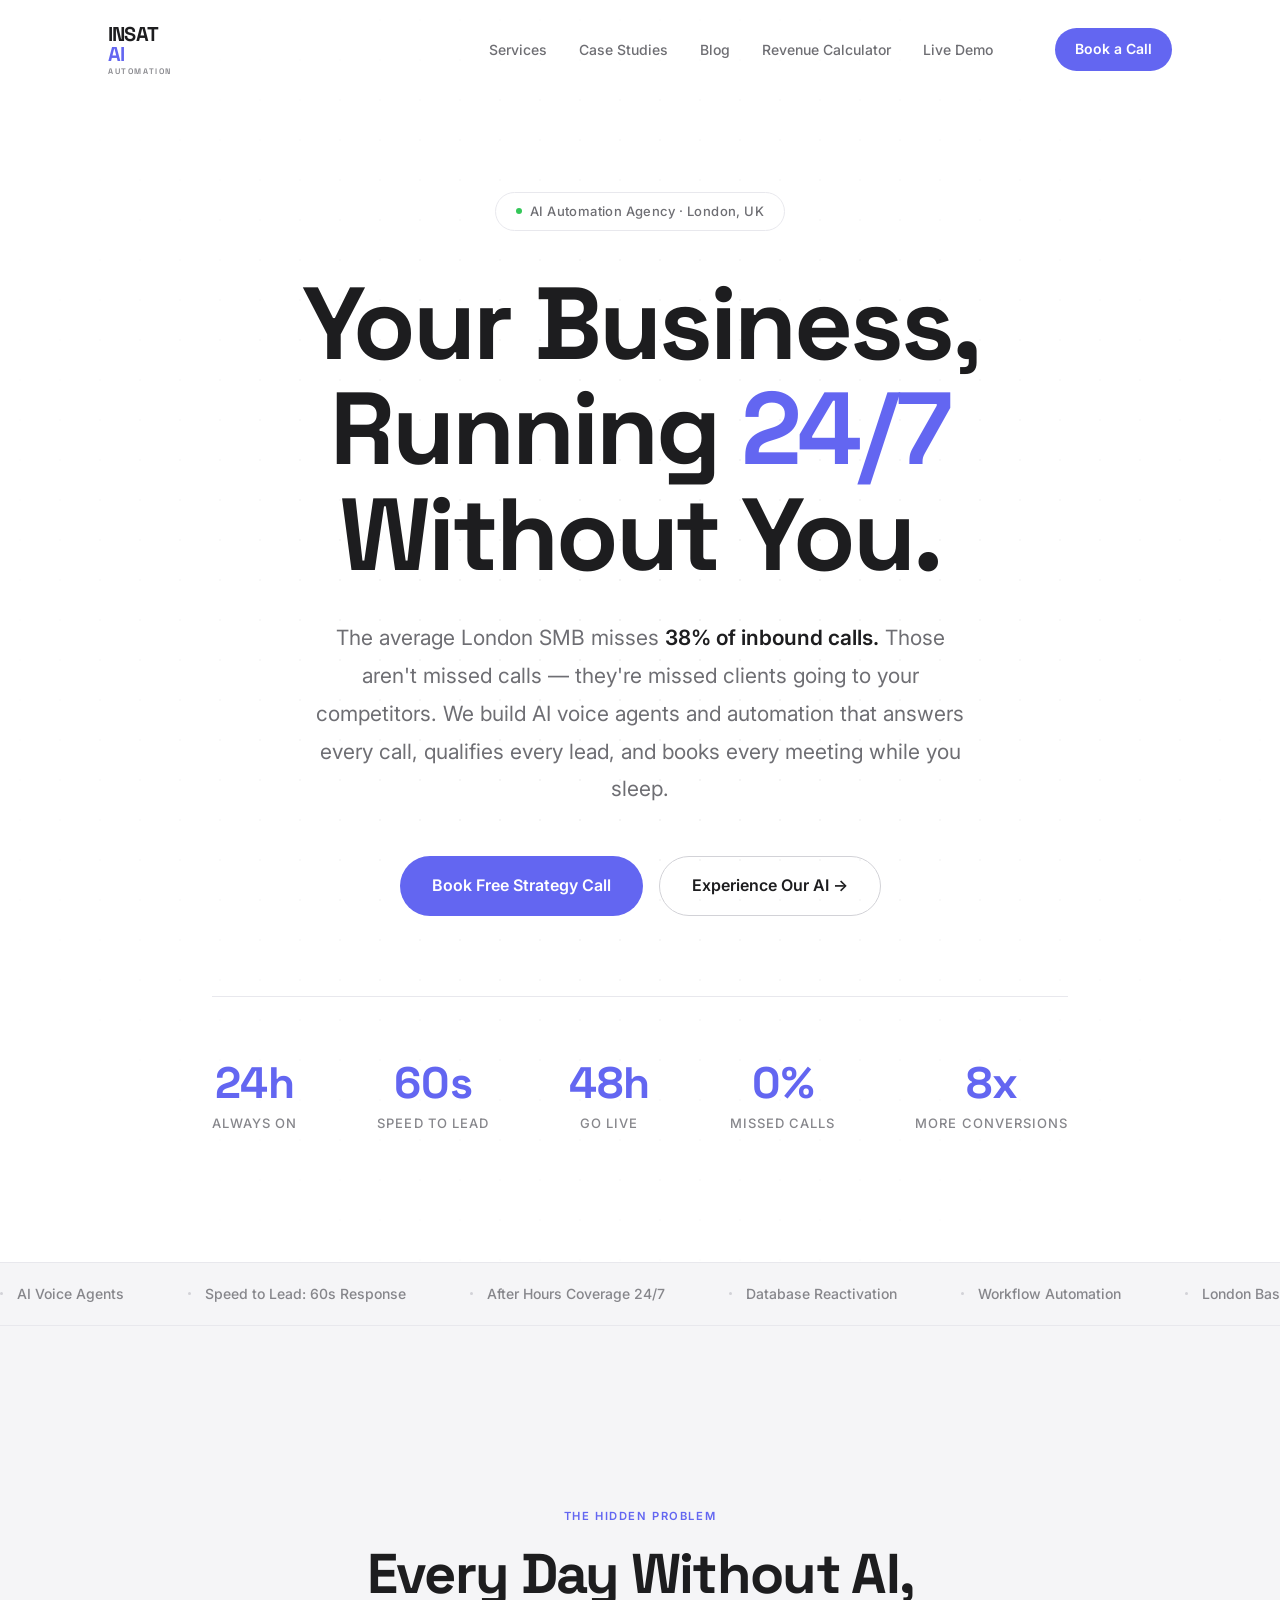
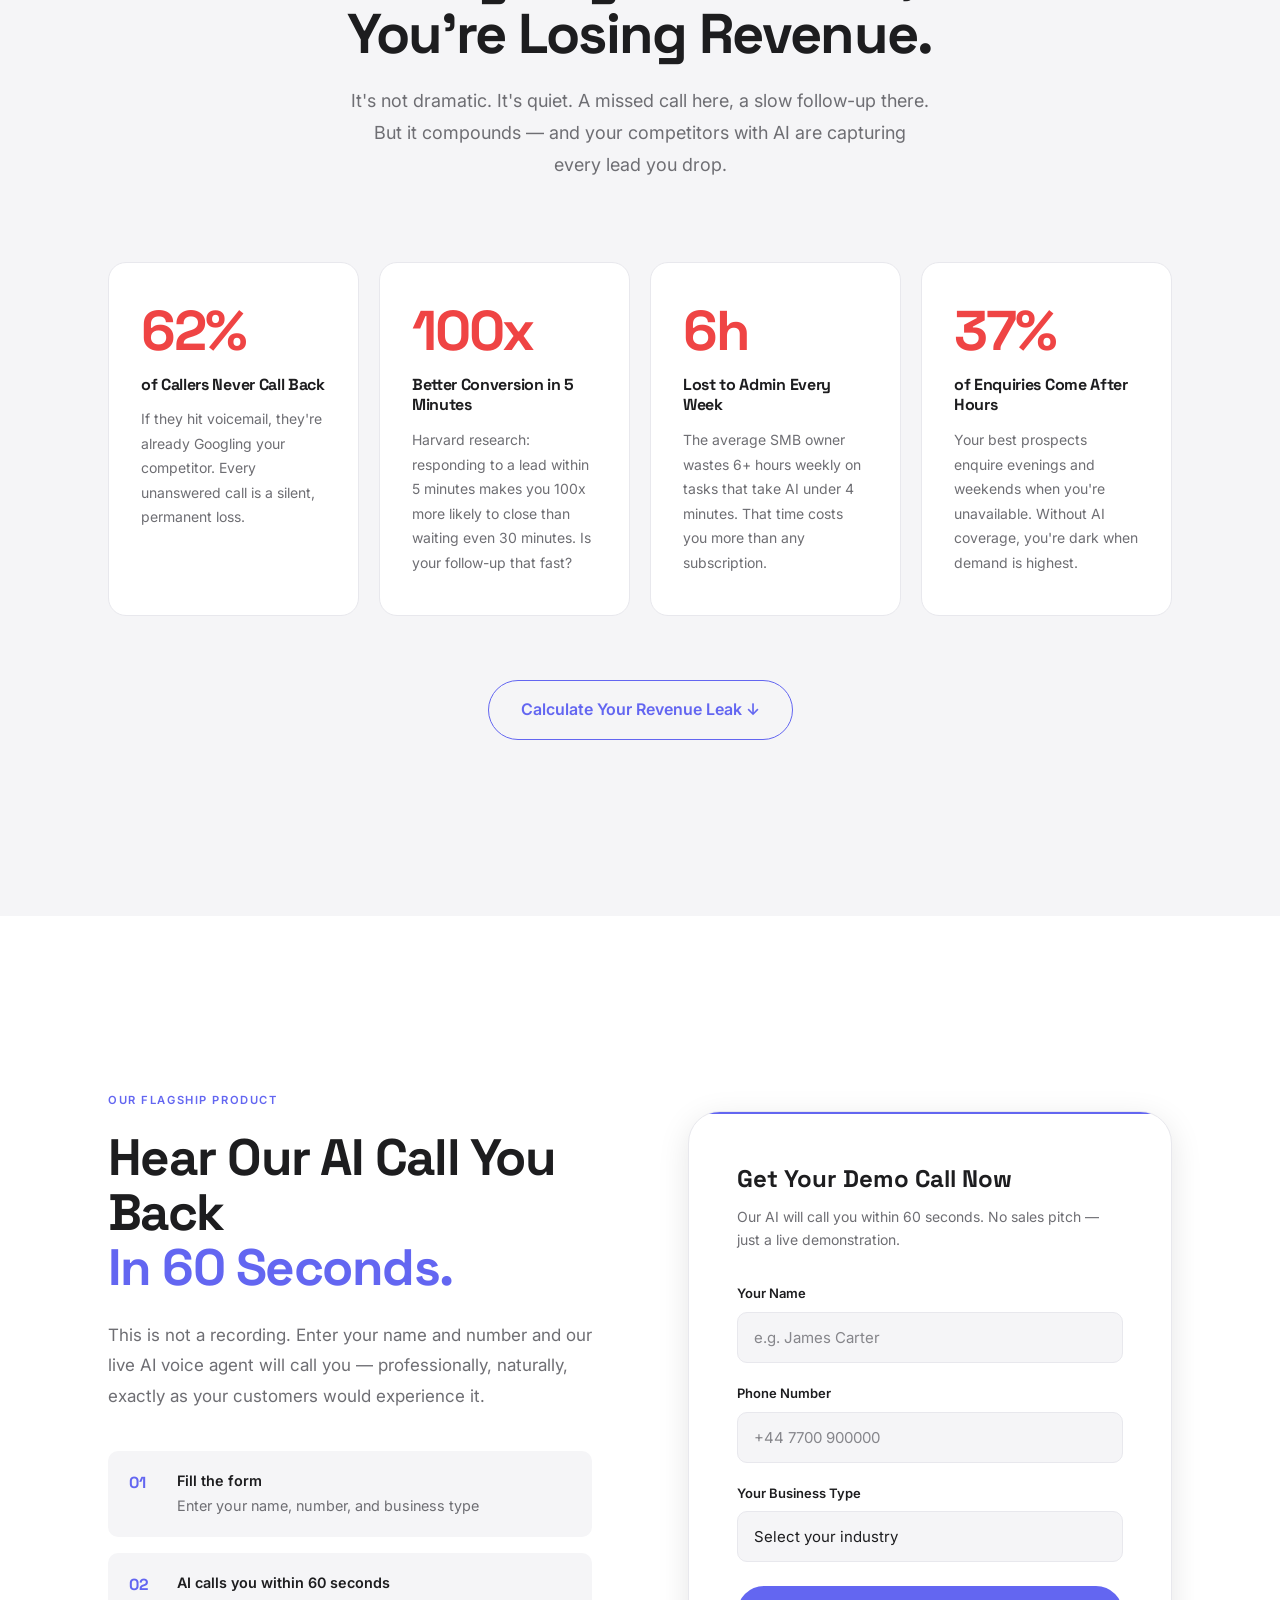
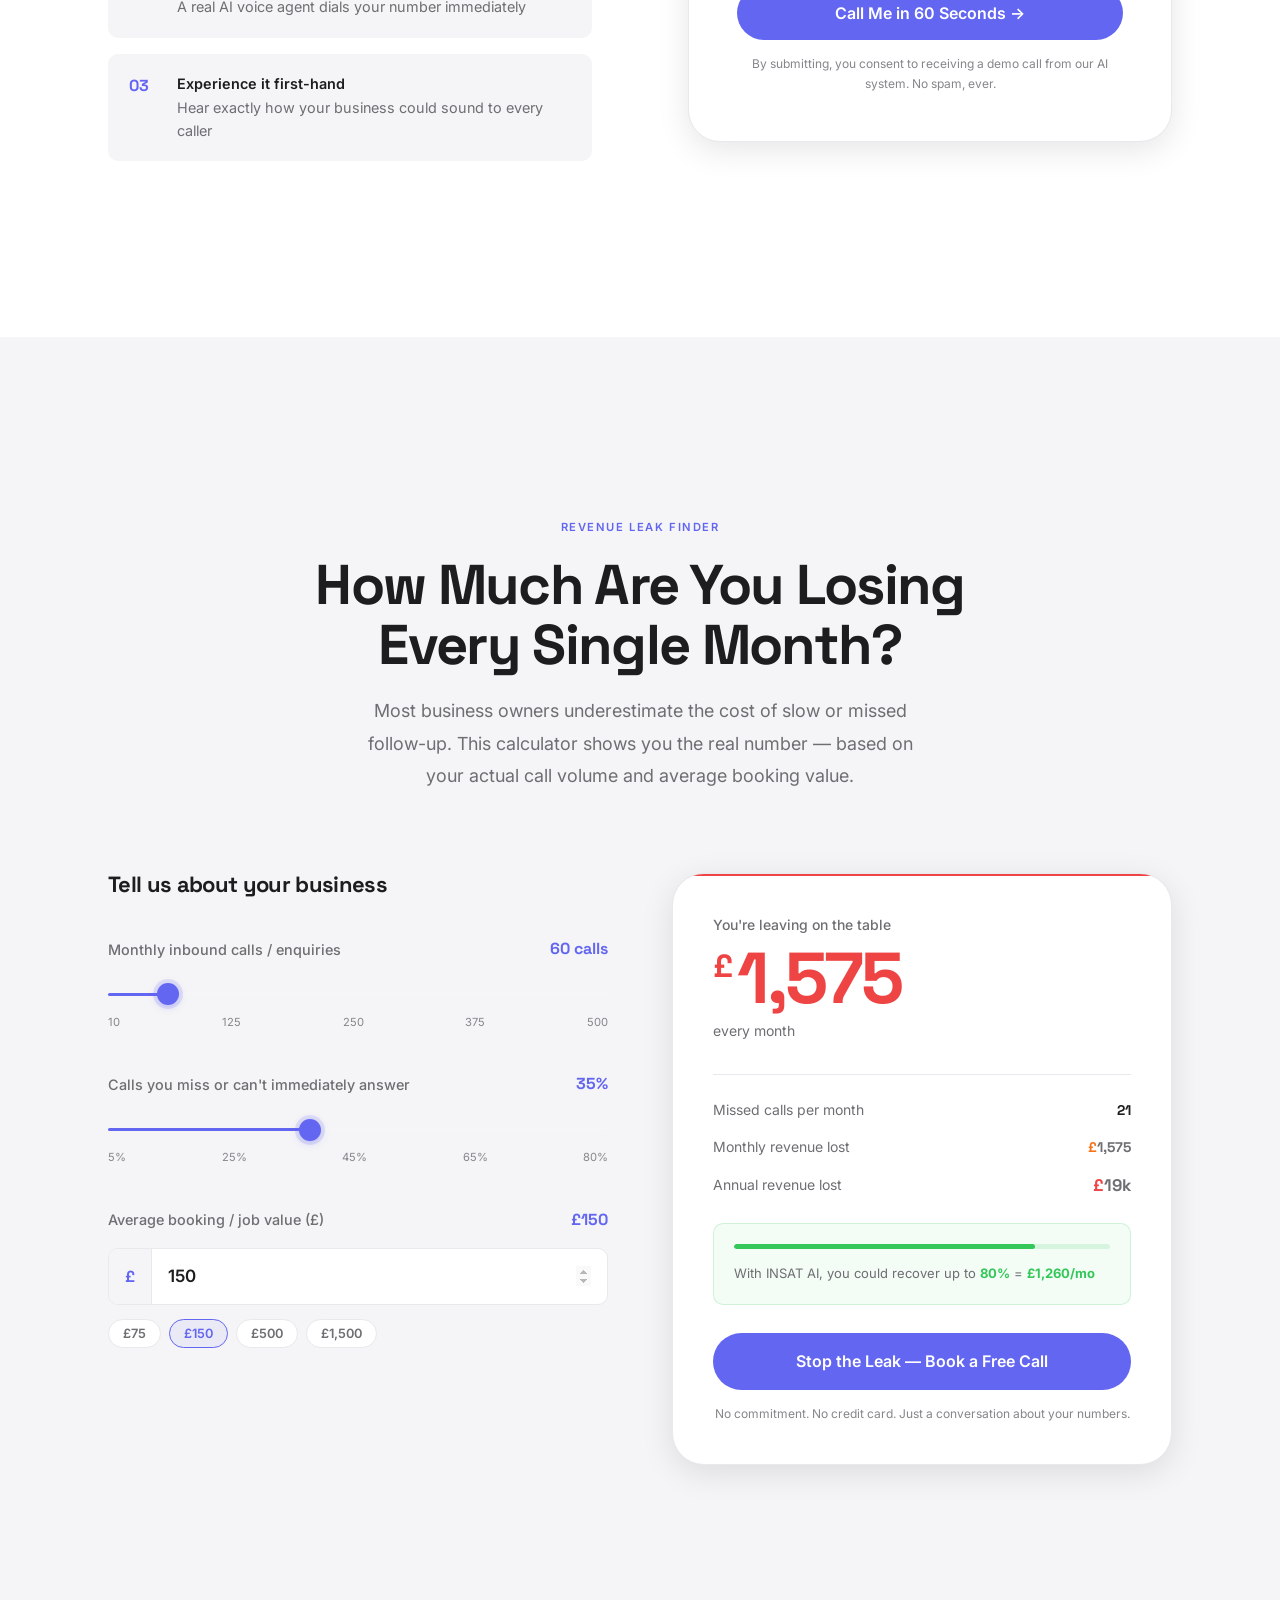
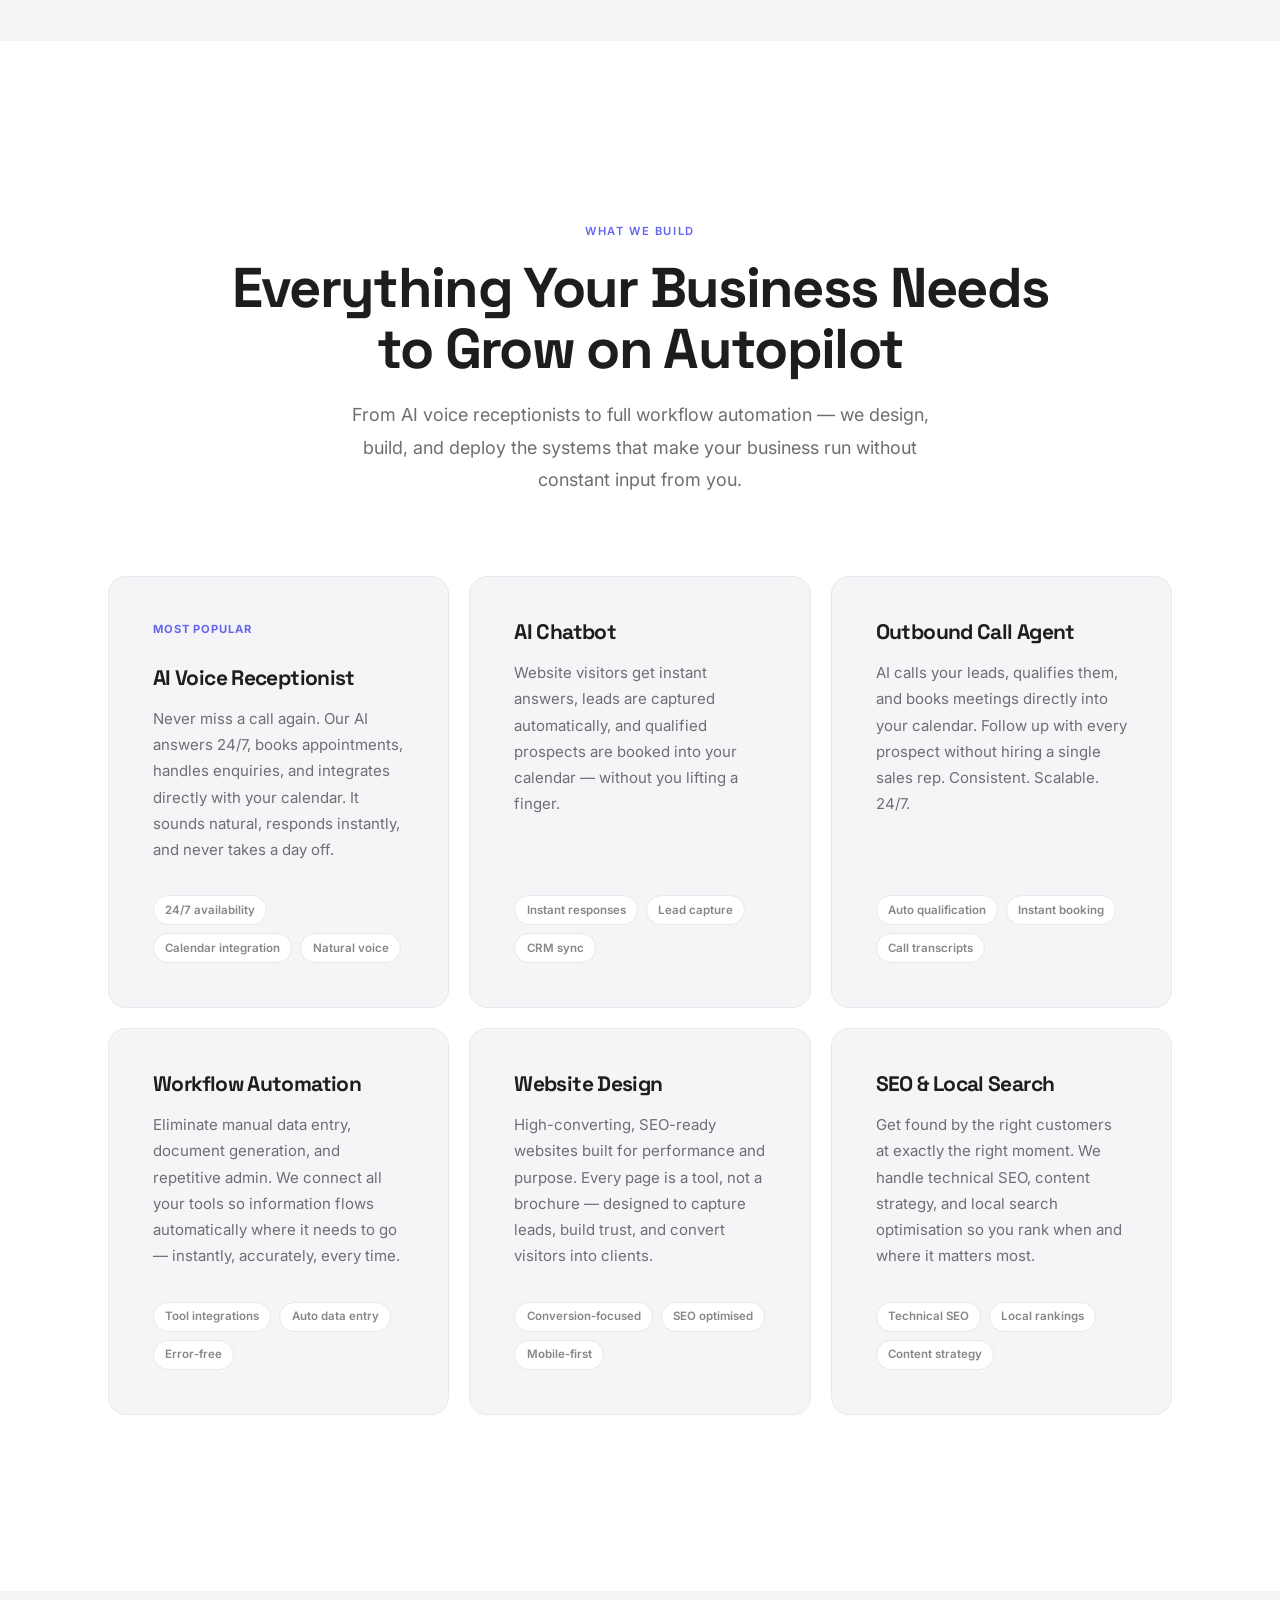
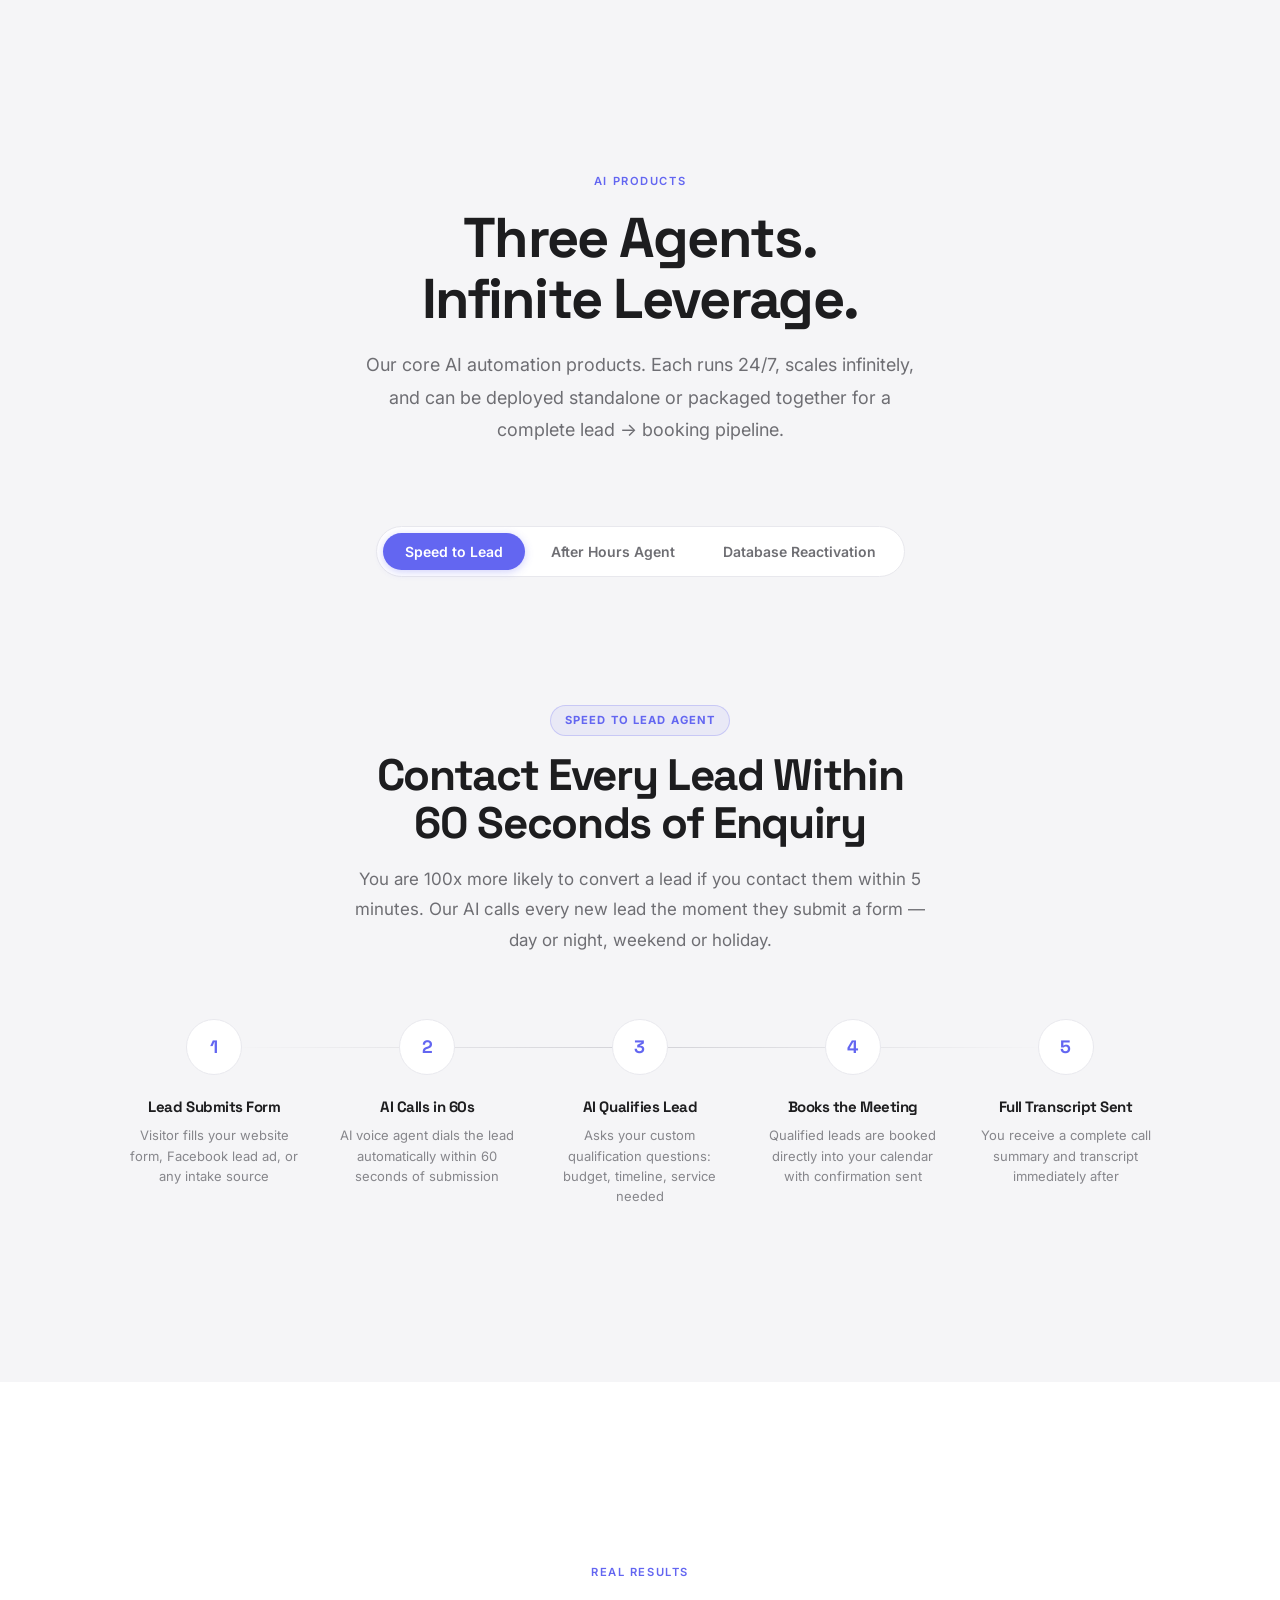
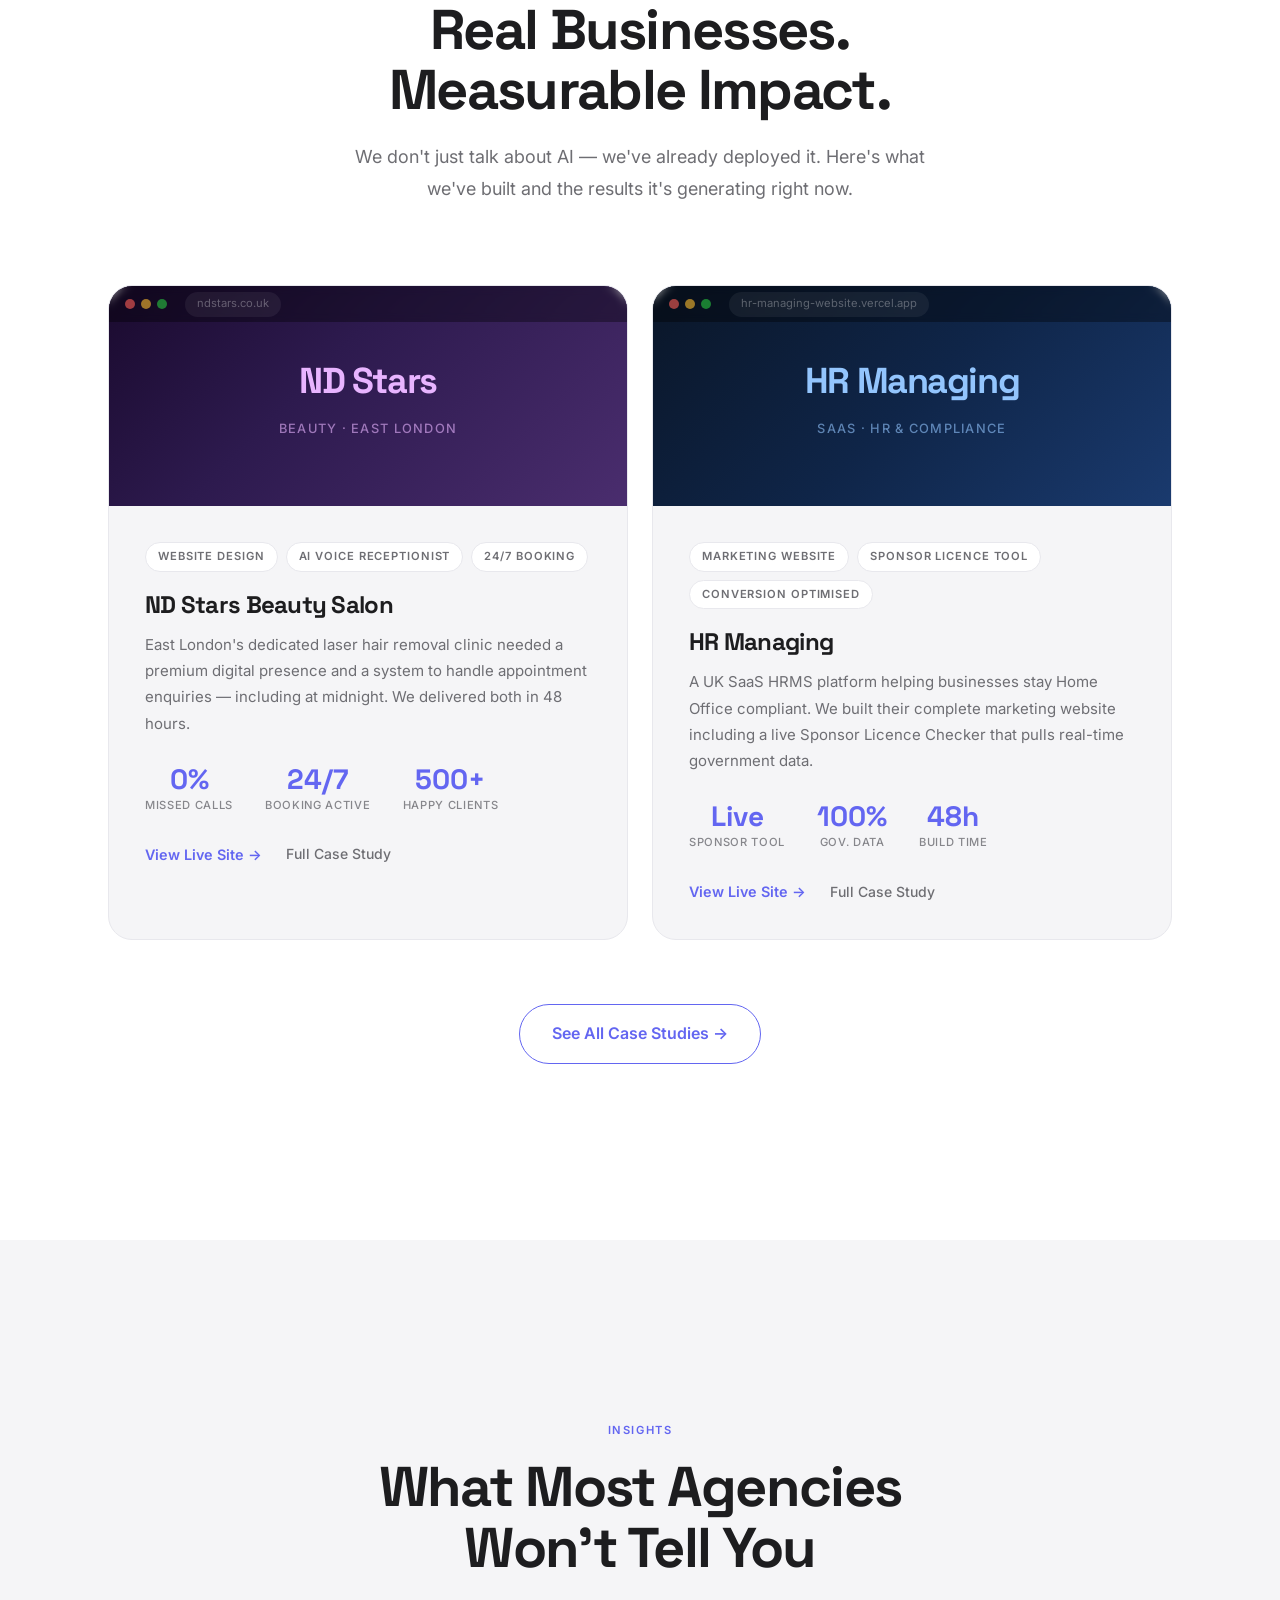
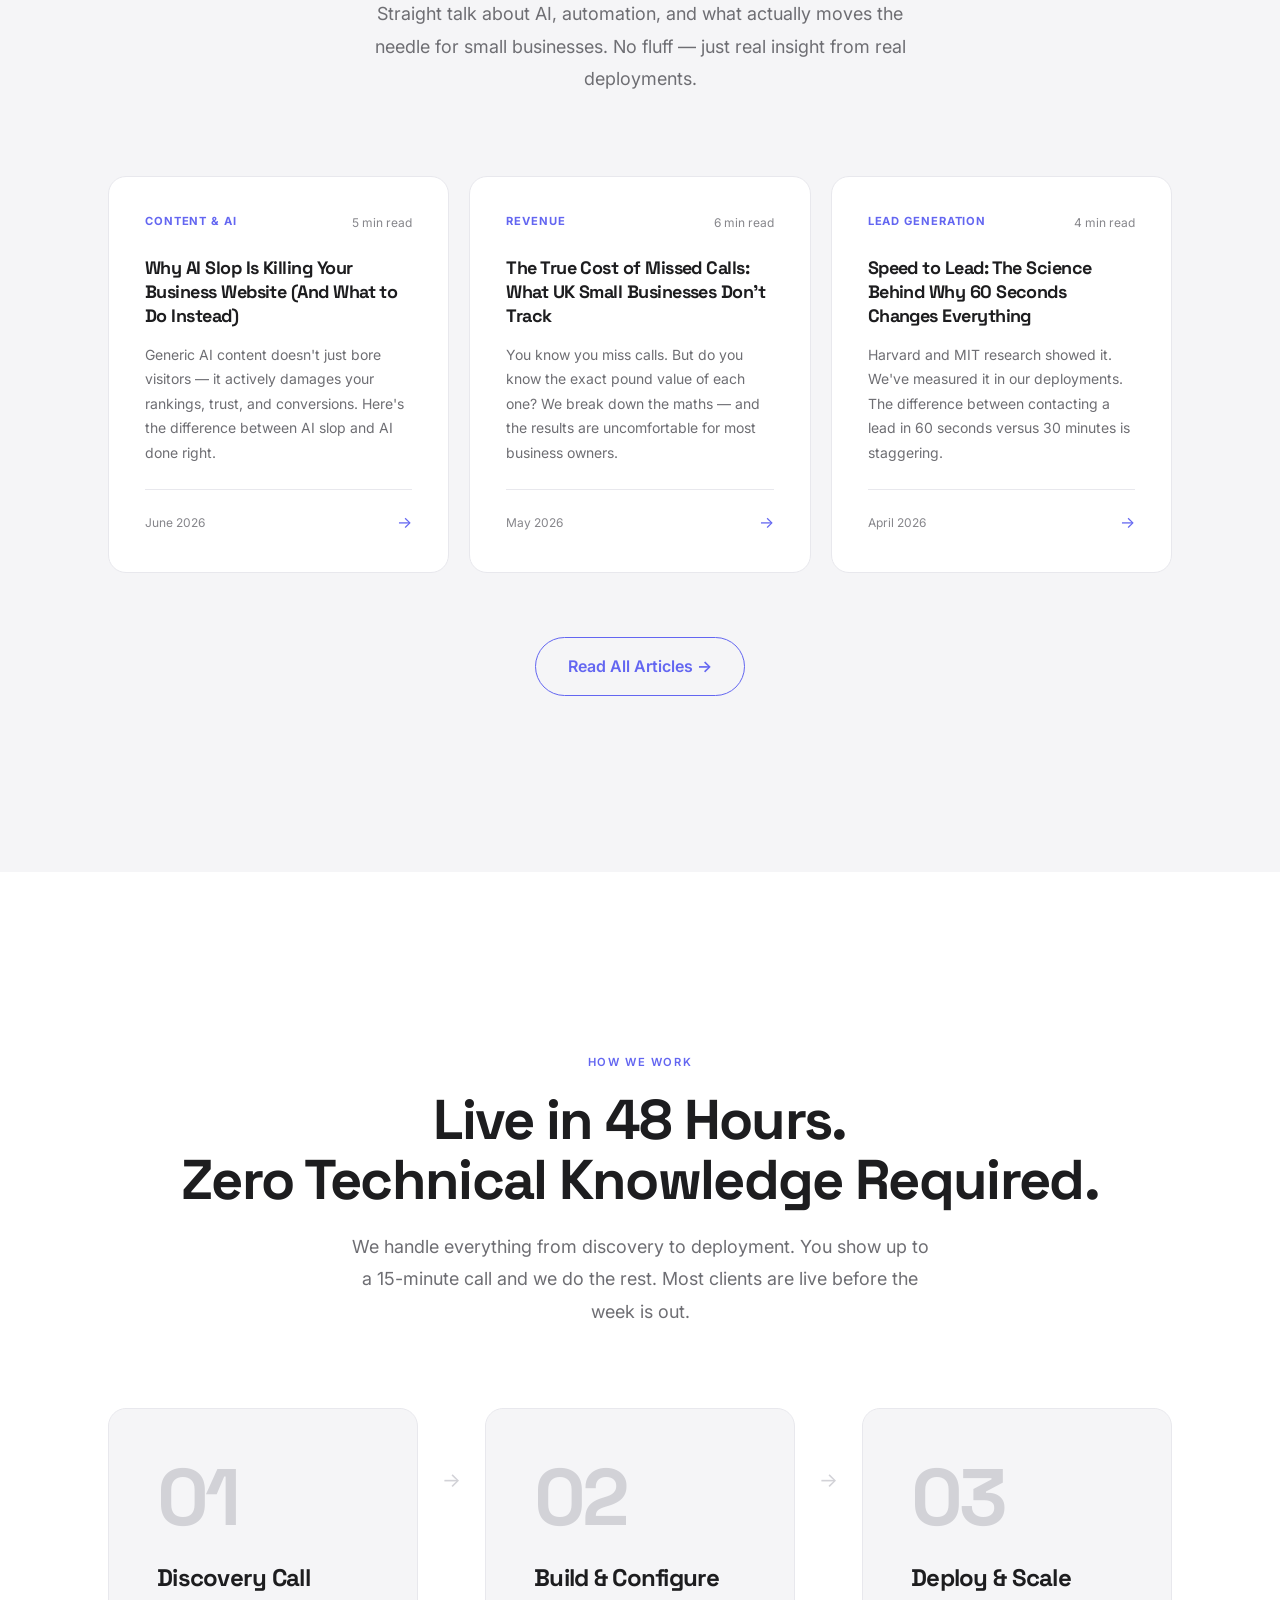
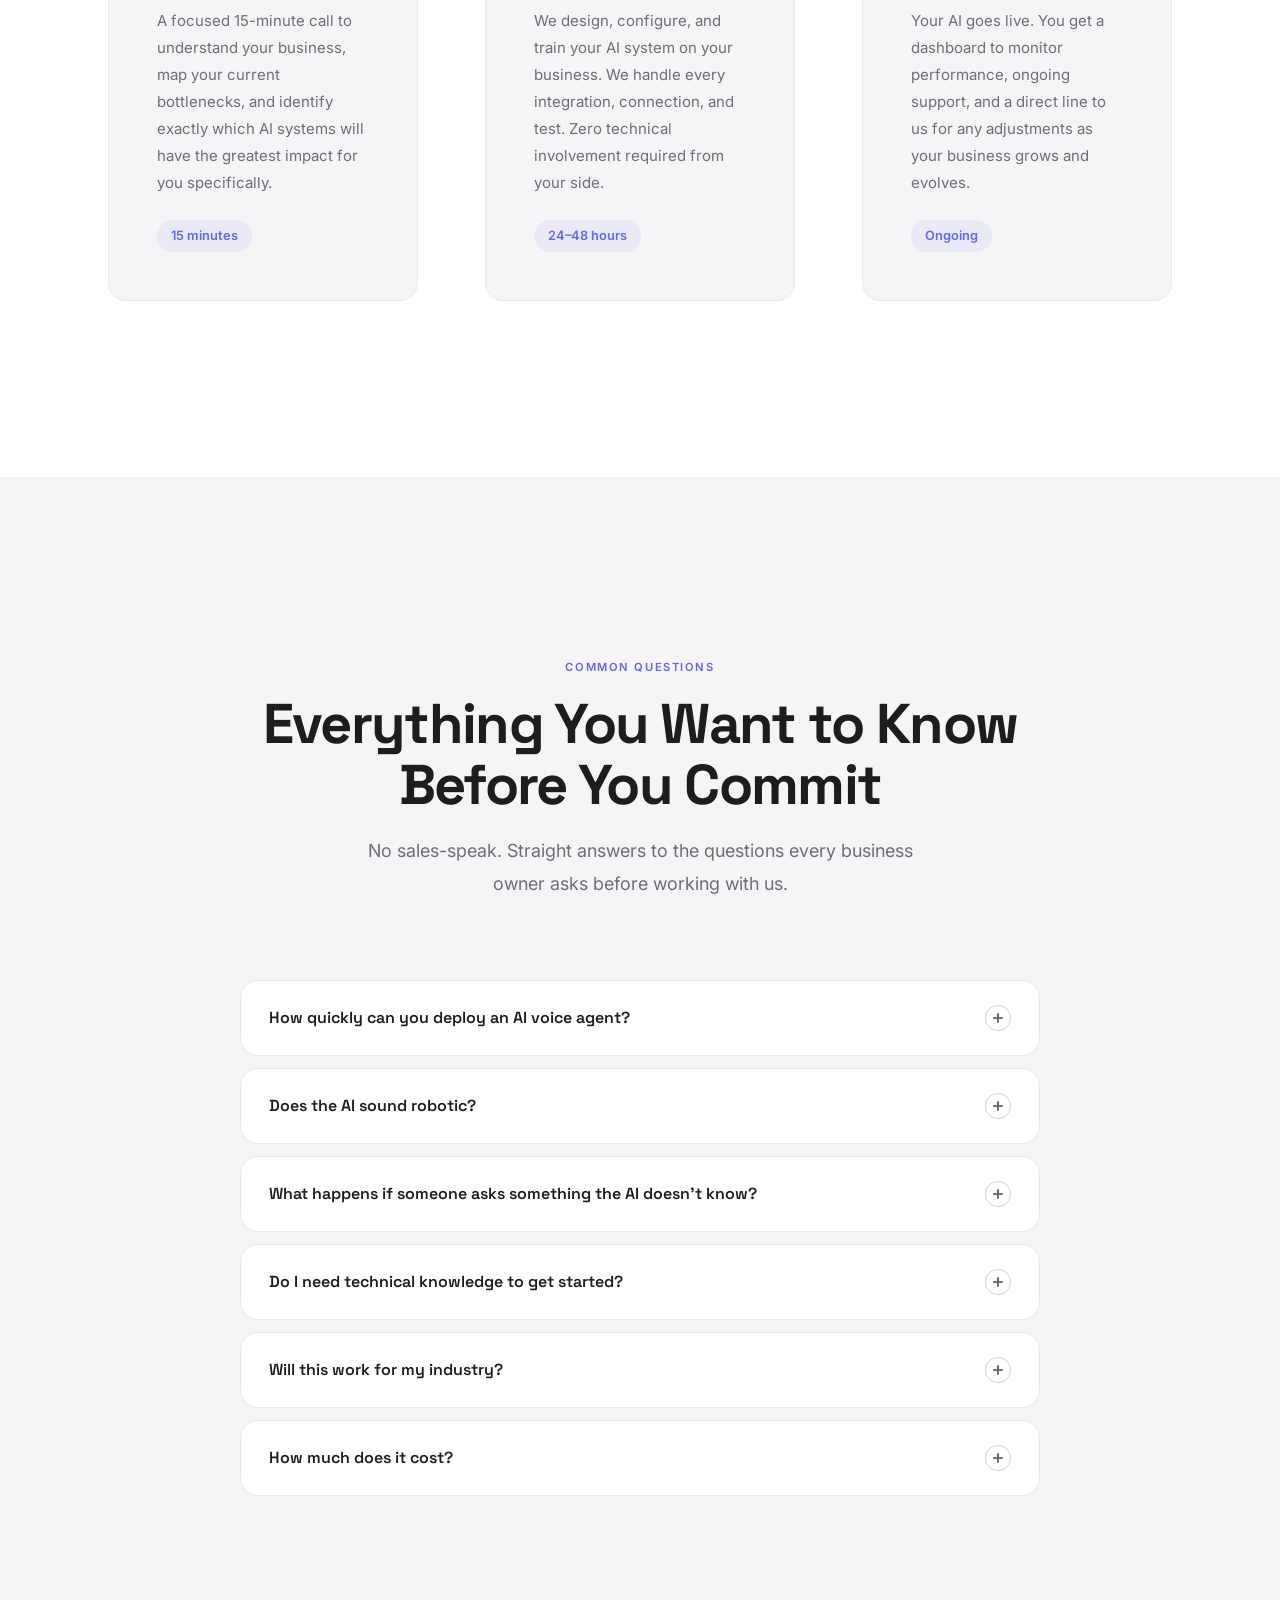
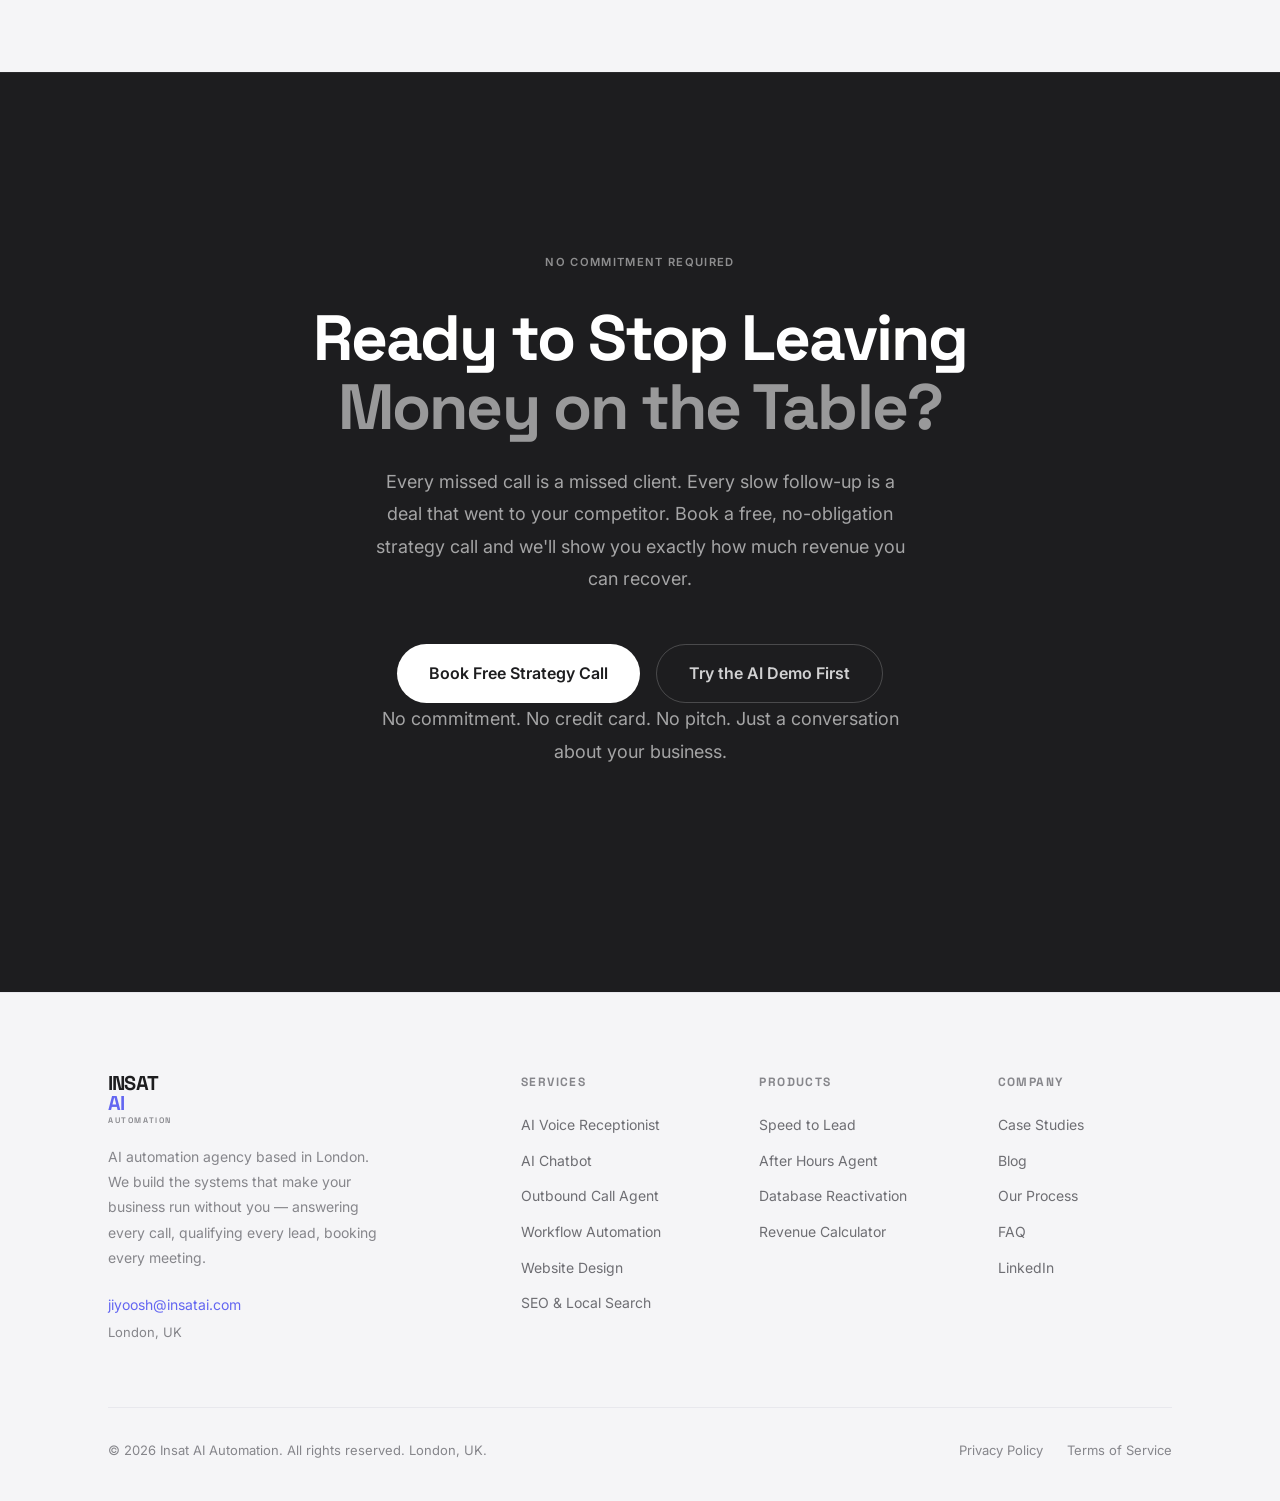
<file: index.html>
<!DOCTYPE html>
<html lang="en-GB">
<head>
  <meta charset="UTF-8">
  <meta name="viewport" content="width=device-width, initial-scale=1.0">
  <title>INSAT AI — AI Automation Agency London | AI Voice Agents & Workflow Automation</title>
  <meta name="description" content="London's AI automation agency. We build AI voice receptionists, workflow automation, and lead qualification systems that run 24/7. Live in 48 hours. Based in East London.">
  <meta name="keywords" content="AI automation agency London, AI voice receptionist London, AI chatbot London, workflow automation London, lead qualification AI, AI for small business London, East London AI agency">
  <link rel="canonical" href="https://insatai.com/">
  <meta name="geo.region" content="GB-ENG">
  <meta name="geo.placename" content="London">
  <meta name="geo.position" content="51.5074;-0.1278">
  <meta name="ICBM" content="51.5074, -0.1278">
  <meta property="og:type" content="website">
  <meta property="og:url" content="https://insatai.com/">
  <meta property="og:description" content="We build AI voice agents, automation systems, and lead qualification tools that answer every call, follow up every lead, and book every meeting. Based in London, live in 48 hours.">
  <meta property="og:image" content="https://insatai.com/og-image.jpg">
  <meta property="og:locale" content="en_GB">
  <meta property="og:site_name" content="INSAT AI">
  <meta name="twitter:card" content="summary_large_image">
  <meta name="twitter:title" content="INSAT AI — AI Automation Agency London">
  <meta name="twitter:description" content="AI voice agents and automation that answer every call, qualify every lead, and book every meeting. London-based. Live in 48 hours.">
  <meta name="twitter:image" content="https://insatai.com/og-image.jpg">
  <link rel="preconnect" href="https://fonts.googleapis.com">
  <link rel="preconnect" href="https://fonts.gstatic.com" crossorigin>
  <link href="https://fonts.googleapis.com/css2?family=Space+Grotesk:wght@400;500;600;700;800&family=Inter:wght@300;400;500;600&display=swap" rel="stylesheet">
  <link rel="stylesheet" href="css/style.css">

  <script type="application/ld+json">
  {
    "@context": "https://schema.org",
    "@type": "LocalBusiness",
    "name": "INSAT AI Automation",
    "description": "AI automation agency in London building AI voice agents, workflow automation, and lead qualification systems for growing businesses.",
    "url": "https://insatai.com",
    "email": "jiyoosh@insatai.com",
    "address": {
      "@type": "PostalAddress",
      "addressLocality": "London",
      "addressRegion": "England",
      "addressCountry": "GB"
    },
    "geo": { "@type": "GeoCoordinates", "latitude": 51.5074, "longitude": -0.1278 },
    "areaServed": ["London", "East London", "United Kingdom"],
    "priceRange": "££",
    "serviceType": ["AI Voice Receptionist", "AI Chatbot", "Workflow Automation", "Lead Qualification", "Website Design", "SEO"],
    "sameAs": ["https://linkedin.com/in/jiyooshkarayil"]
  }
  </script>
  <script type="application/ld+json">
  {
    "@context": "https://schema.org",
    "@type": "FAQPage",
    "mainEntity": [
      { "@type": "Question", "name": "How quickly can you deploy an AI voice agent?", "acceptedAnswer": { "@type": "Answer", "text": "Most clients go live within 24–48 hours of our discovery call. We handle all configuration, integration, and testing — you don't need any technical knowledge." } },
      { "@type": "Question", "name": "Does the AI sound robotic?", "acceptedAnswer": { "@type": "Answer", "text": "No. Our AI voice agents use the latest large language models and natural voice synthesis. Callers regularly can't tell they're speaking to an AI." } },
      { "@type": "Question", "name": "Do I need technical knowledge to get started?", "acceptedAnswer": { "@type": "Answer", "text": "None at all. You show up to a 15-minute discovery call. We handle everything else — build, configure, integrate, test, and deploy." } },
      { "@type": "Question", "name": "Will this work for my industry?", "acceptedAnswer": { "@type": "Answer", "text": "We've deployed AI automation for beauty salons, healthcare clinics, legal firms, real estate agencies, trades businesses, restaurants, and SaaS platforms." } }
    ]
  }
  </script>
</head>
<body>

  <!-- NAVIGATION -->
  <nav id="nav" role="navigation" aria-label="Main navigation">
    <div class="nav-inner">
      <a href="index.html" class="brand" aria-label="INSAT AI — Home">
        INSAT<span>AI</span>
        <small>AUTOMATION</small>
      </a>
      <ul class="nav-menu">
        <li><a href="#services">Services</a></li>
        <li><a href="case-studies.html">Case Studies</a></li>
        <li><a href="blog.html">Blog</a></li>
        <li><a href="#calculator">Revenue Calculator</a></li>
        <li><a href="#demo">Live Demo</a></li>
      </ul>
      <a href="https://cal.com/insatai-automation-nxzsxh/insat-ai-booking" class="btn btn-primary nav-cta" target="_blank" rel="noopener">Book a Call</a>
      <button class="hamburger" aria-label="Open menu" aria-expanded="false">
        <span></span><span></span><span></span>
      </button>
    </div>
  </nav>

  <div class="mobile-nav" role="dialog" aria-label="Mobile navigation">
    <a href="#services">Services</a>
    <a href="case-studies.html">Case Studies</a>
    <a href="blog.html">Blog</a>
    <a href="#calculator">Revenue Calculator</a>
    <a href="#demo">Live Demo</a>
    <a href="https://cal.com/insatai-automation-nxzsxh/insat-ai-booking" class="btn btn-primary btn-lg" target="_blank" rel="noopener">Book a Call</a>
  </div>

  <!-- HERO -->
  <section id="hero" aria-label="Hero">
    <div class="hero-dots" aria-hidden="true"></div>

    <div class="hero-inner">
      <div class="hero-tag rv">
        <span class="hero-tag-dot" aria-hidden="true"></span>
        AI Automation Agency &middot; London, UK
      </div>

      <h1 class="rv d1">
        Your Business,<br>Running <span class="grad-text">24/7</span><br>Without You.
      </h1>

      <p class="hero-sub rv d2">
        The average London SMB misses <strong>38% of inbound calls.</strong>
        Those aren't missed calls &mdash; they're missed clients going to your competitors.
        We build AI voice agents and automation that answers every call, qualifies every lead,
        and books every meeting while you sleep.
      </p>

      <div class="hero-actions rv d3">
        <a href="https://cal.com/insatai-automation-nxzsxh/insat-ai-booking" class="btn btn-primary btn-lg" target="_blank" rel="noopener">Book Free Strategy Call</a>
        <a href="#demo" class="btn btn-ghost btn-lg">Experience Our AI &rarr;</a>
      </div>

      <div class="hero-stats rv d4">
        <div class="h-stat">
          <div class="h-stat-n"><span data-target="24" data-suffix="h">0h</span></div>
          <div class="h-stat-l">Always On</div>
        </div>
        <div class="h-stat">
          <div class="h-stat-n"><span data-target="60" data-suffix="s">0s</span></div>
          <div class="h-stat-l">Speed to Lead</div>
        </div>
        <div class="h-stat">
          <div class="h-stat-n"><span data-target="48" data-suffix="h">0h</span></div>
          <div class="h-stat-l">Go Live</div>
        </div>
        <div class="h-stat">
          <div class="h-stat-n"><span data-target="0" data-suffix="%">0%</span></div>
          <div class="h-stat-l">Missed Calls</div>
        </div>
        <div class="h-stat">
          <div class="h-stat-n"><span data-target="8" data-suffix="x">0x</span></div>
          <div class="h-stat-l">More Conversions</div>
        </div>
      </div>
    </div>
  </section>

  <!-- TICKER -->
  <div class="ticker-wrap" aria-hidden="true">
    <div class="ticker-track"></div>
  </div>

  <!-- PAIN POINTS -->
  <section id="pain" aria-labelledby="pain-heading">
    <div class="container">
      <div class="section-header rv">
        <span class="label">The Hidden Problem</span>
        <h2 id="pain-heading">Every Day Without AI,<br>You're Losing Revenue.</h2>
        <p>It's not dramatic. It's quiet. A missed call here, a slow follow-up there. But it compounds — and your competitors with AI are capturing every lead you drop.</p>
      </div>

      <div class="pain-grid">
        <div class="pain-card rv d1">
          <div class="pain-stat">62%</div>
          <h3>of Callers Never Call Back</h3>
          <p>If they hit voicemail, they're already Googling your competitor. Every unanswered call is a silent, permanent loss.</p>
        </div>

        <div class="pain-card rv d2">
          <div class="pain-stat">100x</div>
          <h3>Better Conversion in 5 Minutes</h3>
          <p>Harvard research: responding to a lead within 5 minutes makes you 100x more likely to close than waiting even 30 minutes. Is your follow-up that fast?</p>
        </div>

        <div class="pain-card rv d3">
          <div class="pain-stat">6h</div>
          <h3>Lost to Admin Every Week</h3>
          <p>The average SMB owner wastes 6+ hours weekly on tasks that take AI under 4 minutes. That time costs you more than any subscription.</p>
        </div>

        <div class="pain-card rv d4">
          <div class="pain-stat">37%</div>
          <h3>of Enquiries Come After Hours</h3>
          <p>Your best prospects enquire evenings and weekends when you're unavailable. Without AI coverage, you're dark when demand is highest.</p>
        </div>
      </div>

      <div class="pain-cta rv">
        <a href="#calculator" class="btn btn-outline btn-lg">Calculate Your Revenue Leak &darr;</a>
      </div>
    </div>
  </section>

  <!-- DEMO CALL -->
  <section id="demo" aria-labelledby="demo-heading">
    <div class="container">
      <div class="demo-inner">

        <div class="demo-text">
          <span class="label rv">Our Flagship Product</span>
          <h2 class="rv d1" id="demo-heading">
            Hear Our AI Call You Back<br>
            <span class="grad-text">In 60 Seconds.</span>
          </h2>
          <p class="rv d2">
            This is not a recording. Enter your name and number and our live AI voice agent will call you — professionally, naturally, exactly as your customers would experience it.
          </p>

          <div class="demo-steps">
            <div class="demo-step rv d2">
              <div class="demo-step-n">01</div>
              <div class="demo-step-text">
                <strong>Fill the form</strong>
                Enter your name, number, and business type
              </div>
            </div>
            <div class="demo-step rv d3">
              <div class="demo-step-n">02</div>
              <div class="demo-step-text">
                <strong>AI calls you within 60 seconds</strong>
                A real AI voice agent dials your number immediately
              </div>
            </div>
            <div class="demo-step rv d4">
              <div class="demo-step-n">03</div>
              <div class="demo-step-text">
                <strong>Experience it first-hand</strong>
                Hear exactly how your business could sound to every caller
              </div>
            </div>
          </div>
        </div>

        <div class="demo-form-wrap rv fr">
          <div class="demo-form-content">
            <div class="form-title">Get Your Demo Call Now</div>
            <p class="form-sub">Our AI will call you within 60 seconds. No sales pitch — just a live demonstration.</p>
            <form id="demoForm" novalidate>
              <div class="form-group">
                <label for="demoName">Your Name</label>
                <input type="text" id="demoName" name="name" placeholder="e.g. James Carter" required autocomplete="name">
              </div>
              <div class="form-group">
                <label for="demoPhone">Phone Number</label>
                <input type="tel" id="demoPhone" name="phone" placeholder="+44 7700 900000" required autocomplete="tel">
              </div>
              <div class="form-group">
                <label for="demoBusiness">Your Business Type</label>
                <select id="demoBusiness" name="businessType" required>
                  <option value="" disabled selected>Select your industry</option>
                  <option value="beauty">Beauty &amp; Wellness</option>
                  <option value="medical">Healthcare &amp; Medical</option>
                  <option value="legal">Legal &amp; Professional Services</option>
                  <option value="realestate">Real Estate &amp; Property</option>
                  <option value="trades">Trades &amp; Home Services</option>
                  <option value="hospitality">Hospitality &amp; Restaurants</option>
                  <option value="ecommerce">eCommerce &amp; Retail</option>
                  <option value="other">Other</option>
                </select>
              </div>
              <button type="submit" class="form-submit">
                Call Me in 60 Seconds &rarr;
              </button>
              <p class="form-note">By submitting, you consent to receiving a demo call from our AI system. No spam, ever.</p>
            </form>
          </div>

          <div id="demoSuccess" class="demo-success" role="alert">
            <div class="success-icon" aria-hidden="true">&#10003;</div>
            <div class="success-title">You're about to be called.</div>
            <p class="success-sub">Our AI voice agent will call your number within 60 seconds. Answer and experience it first-hand.</p>
          </div>
        </div>

      </div>
    </div>
  </section>

  <!-- REVENUE CALCULATOR -->
  <section id="calculator" aria-labelledby="calc-heading">
    <div class="container">
      <div class="section-header rv">
        <span class="label">Revenue Leak Finder</span>
        <h2 id="calc-heading">How Much Are You Losing<br>Every Single Month?</h2>
        <p>Most business owners underestimate the cost of slow or missed follow-up. This calculator shows you the real number — based on your actual call volume and average booking value.</p>
      </div>

      <div class="calc-grid rv">
        <div class="calc-inputs">
          <h3 class="calc-inputs-title">Tell us about your business</h3>

          <div class="calc-field">
            <label for="calcCalls" class="calc-label">
              Monthly inbound calls / enquiries
              <span class="calc-label-val" id="calcCallsDisplay">60 calls</span>
            </label>
            <input type="range" id="calcCalls" min="10" max="500" value="60" class="calc-slider" aria-describedby="calcCallsDisplay">
            <div class="calc-slider-marks">
              <span>10</span><span>125</span><span>250</span><span>375</span><span>500</span>
            </div>
          </div>

          <div class="calc-field">
            <label for="calcMiss" class="calc-label">
              Calls you miss or can't immediately answer
              <span class="calc-label-val" id="calcMissDisplay">35%</span>
            </label>
            <input type="range" id="calcMiss" min="5" max="80" value="35" class="calc-slider" aria-describedby="calcMissDisplay">
            <div class="calc-slider-marks">
              <span>5%</span><span>25%</span><span>45%</span><span>65%</span><span>80%</span>
            </div>
          </div>

          <div class="calc-field">
            <label for="calcValue" class="calc-label">
              Average booking / job value (£)
              <span class="calc-label-val" id="calcValueDisplay">£150</span>
            </label>
            <div class="calc-num-wrap">
              <span class="calc-currency" aria-hidden="true">£</span>
              <input type="number" id="calcValue" value="150" min="10" max="50000" step="10" class="calc-num-input" aria-describedby="calcValueDisplay">
            </div>
            <div class="calc-presets">
              <button class="calc-preset" data-val="75">£75</button>
              <button class="calc-preset" data-val="150">£150</button>
              <button class="calc-preset" data-val="500">£500</button>
              <button class="calc-preset" data-val="1500">£1,500</button>
            </div>
          </div>
        </div>

        <div class="calc-output">
          <div class="calc-result-card">
            <div class="calc-result-label">You're leaving on the table</div>
            <div class="calc-result-main">
              <span class="calc-result-currency">£</span><span id="calcMonthlyMain" class="calc-result-amount">0</span>
            </div>
            <div class="calc-result-period">every month</div>

            <div class="calc-breakdown">
              <div class="calc-breakdown-row">
                <span>Missed calls per month</span>
                <strong id="calcMissedCalls">0</strong>
              </div>
              <div class="calc-breakdown-row">
                <span>Monthly revenue lost</span>
                <strong class="calc-highlight">£<span id="calcMonthly">0</span></strong>
              </div>
              <div class="calc-breakdown-row calc-breakdown-annual">
                <span>Annual revenue lost</span>
                <strong class="calc-annual">£<span id="calcAnnual">0</span></strong>
              </div>
            </div>

            <div class="calc-recover">
              <div class="calc-recover-bar">
                <div class="calc-recover-fill" id="calcRecoverFill"></div>
              </div>
              <p>With INSAT AI, you could recover up to <strong>80%</strong> = <strong class="calc-recover-val">£<span id="calcRecoverAmount">0</span>/mo</strong></p>
            </div>

            <a href="https://cal.com/insatai-automation-nxzsxh/insat-ai-booking" class="btn btn-primary btn-lg calc-btn" target="_blank" rel="noopener">
              Stop the Leak — Book a Free Call
            </a>
            <p class="calc-disclaimer">No commitment. No credit card. Just a conversation about your numbers.</p>
          </div>
        </div>
      </div>
    </div>
  </section>

  <!-- SERVICES -->
  <section id="services" aria-labelledby="services-heading">
    <div class="container">
      <div class="section-header rv">
        <span class="label">What We Build</span>
        <h2 id="services-heading">Everything Your Business Needs<br>to Grow on Autopilot</h2>
        <p>From AI voice receptionists to full workflow automation — we design, build, and deploy the systems that make your business run without constant input from you.</p>
      </div>

      <div class="services-grid">
        <div class="service-card rv d1">
          <div class="service-tag-top">Most Popular</div>
          <h3>AI Voice Receptionist</h3>
          <p>Never miss a call again. Our AI answers 24/7, books appointments, handles enquiries, and integrates directly with your calendar. It sounds natural, responds instantly, and never takes a day off.</p>
          <div class="service-features">
            <span>24/7 availability</span>
            <span>Calendar integration</span>
            <span>Natural voice</span>
          </div>
        </div>

        <div class="service-card rv d2">
          <h3>AI Chatbot</h3>
          <p>Website visitors get instant answers, leads are captured automatically, and qualified prospects are booked into your calendar — without you lifting a finger.</p>
          <div class="service-features">
            <span>Instant responses</span>
            <span>Lead capture</span>
            <span>CRM sync</span>
          </div>
        </div>

        <div class="service-card rv d3">
          <h3>Outbound Call Agent</h3>
          <p>AI calls your leads, qualifies them, and books meetings directly into your calendar. Follow up with every prospect without hiring a single sales rep. Consistent. Scalable. 24/7.</p>
          <div class="service-features">
            <span>Auto qualification</span>
            <span>Instant booking</span>
            <span>Call transcripts</span>
          </div>
        </div>

        <div class="service-card rv d1">
          <h3>Workflow Automation</h3>
          <p>Eliminate manual data entry, document generation, and repetitive admin. We connect all your tools so information flows automatically where it needs to go — instantly, accurately, every time.</p>
          <div class="service-features">
            <span>Tool integrations</span>
            <span>Auto data entry</span>
            <span>Error-free</span>
          </div>
        </div>

        <div class="service-card rv d2">
          <h3>Website Design</h3>
          <p>High-converting, SEO-ready websites built for performance and purpose. Every page is a tool, not a brochure — designed to capture leads, build trust, and convert visitors into clients.</p>
          <div class="service-features">
            <span>Conversion-focused</span>
            <span>SEO optimised</span>
            <span>Mobile-first</span>
          </div>
        </div>

        <div class="service-card rv d3">
          <h3>SEO &amp; Local Search</h3>
          <p>Get found by the right customers at exactly the right moment. We handle technical SEO, content strategy, and local search optimisation so you rank when and where it matters most.</p>
          <div class="service-features">
            <span>Technical SEO</span>
            <span>Local rankings</span>
            <span>Content strategy</span>
          </div>
        </div>
      </div>
    </div>
  </section>

  <!-- PRODUCTS -->
  <section id="products" aria-labelledby="products-heading">
    <div class="container">
      <div class="section-header rv">
        <span class="label">AI Products</span>
        <h2 id="products-heading">Three Agents.<br>Infinite Leverage.</h2>
        <p>Our core AI automation products. Each runs 24/7, scales infinitely, and can be deployed standalone or packaged together for a complete lead &rarr; booking pipeline.</p>
      </div>

      <div class="products-tabs-wrap">
        <div class="products-tabs rv" role="tablist" aria-label="AI Products">
          <button class="tab-btn active" data-tab="p-s2l" role="tab" aria-selected="true" aria-controls="p-s2l">Speed to Lead</button>
          <button class="tab-btn" data-tab="p-aha" role="tab" aria-selected="false" aria-controls="p-aha">After Hours Agent</button>
          <button class="tab-btn" data-tab="p-dbr" role="tab" aria-selected="false" aria-controls="p-dbr">Database Reactivation</button>
        </div>
      </div>

      <div class="product-panel active" id="p-s2l" role="tabpanel">
        <div class="product-header rv">
          <div class="product-badge">Speed to Lead Agent</div>
          <h3>Contact Every Lead Within<br>60 Seconds of Enquiry</h3>
          <p>You are 100x more likely to convert a lead if you contact them within 5 minutes. Our AI calls every new lead the moment they submit a form — day or night, weekend or holiday.</p>
        </div>
        <div class="workflow rv">
          <div class="wf-step">
            <div class="wf-icon"><span class="wf-step-n">1</span></div>
            <h4>Lead Submits Form</h4>
            <p>Visitor fills your website form, Facebook lead ad, or any intake source</p>
          </div>
          <div class="wf-step">
            <div class="wf-icon"><span class="wf-step-n">2</span></div>
            <h4>AI Calls in 60s</h4>
            <p>AI voice agent dials the lead automatically within 60 seconds of submission</p>
          </div>
          <div class="wf-step">
            <div class="wf-icon"><span class="wf-step-n">3</span></div>
            <h4>AI Qualifies Lead</h4>
            <p>Asks your custom qualification questions: budget, timeline, service needed</p>
          </div>
          <div class="wf-step">
            <div class="wf-icon"><span class="wf-step-n">4</span></div>
            <h4>Books the Meeting</h4>
            <p>Qualified leads are booked directly into your calendar with confirmation sent</p>
          </div>
          <div class="wf-step">
            <div class="wf-icon"><span class="wf-step-n">5</span></div>
            <h4>Full Transcript Sent</h4>
            <p>You receive a complete call summary and transcript immediately after</p>
          </div>
        </div>
      </div>

      <div class="product-panel" id="p-aha" role="tabpanel">
        <div class="product-header rv">
          <div class="product-badge">After Hours Inbound Agent</div>
          <h3>Answer Every Call.<br>Even at 2am on Sunday.</h3>
          <p>60% of missed calls never call back. With our After Hours Agent, your business never goes to voicemail. Every caller is greeted, helped, and booked — around the clock.</p>
        </div>
        <div class="workflow rv">
          <div class="wf-step">
            <div class="wf-icon"><span class="wf-step-n">1</span></div>
            <h4>Call Comes In</h4>
            <p>A prospect calls your number after hours, on weekends, or during busy periods</p>
          </div>
          <div class="wf-step">
            <div class="wf-icon"><span class="wf-step-n">2</span></div>
            <h4>AI Answers Instantly</h4>
            <p>AI greets the caller professionally using your business name and voice persona</p>
          </div>
          <div class="wf-step">
            <div class="wf-icon"><span class="wf-step-n">3</span></div>
            <h4>Handles Enquiry</h4>
            <p>Answers FAQs, captures lead details, and handles common service enquiries</p>
          </div>
          <div class="wf-step">
            <div class="wf-icon"><span class="wf-step-n">4</span></div>
            <h4>Books Appointment</h4>
            <p>If ready to book, AI schedules directly into your calendar in real time</p>
          </div>
          <div class="wf-step">
            <div class="wf-icon"><span class="wf-step-n">5</span></div>
            <h4>You Get the Summary</h4>
            <p>SMS or email summary sent to you instantly with everything you need to know</p>
          </div>
        </div>
      </div>

      <div class="product-panel" id="p-dbr" role="tabpanel">
        <div class="product-header rv">
          <div class="product-badge">Database Reactivation Agent</div>
          <h3>Turn Your Old Contacts<br>Into Booked Revenue</h3>
          <p>Your existing database is a goldmine most businesses ignore. Our AI calls every dormant contact, re-qualifies interest, and books meetings — without a single cold call from you.</p>
        </div>
        <div class="workflow rv">
          <div class="wf-step">
            <div class="wf-icon"><span class="wf-step-n">1</span></div>
            <h4>Upload Your List</h4>
            <p>Share your existing contact list — past enquiries, old customers, unconverted leads</p>
          </div>
          <div class="wf-step">
            <div class="wf-icon"><span class="wf-step-n">2</span></div>
            <h4>AI Calls Each Contact</h4>
            <p>AI calls every number with a personalised, natural opening message from you</p>
          </div>
          <div class="wf-step">
            <div class="wf-icon"><span class="wf-step-n">3</span></div>
            <h4>Re-qualifies Interest</h4>
            <p>AI identifies who is still interested, who has changed needs, and who to remove</p>
          </div>
          <div class="wf-step">
            <div class="wf-icon"><span class="wf-step-n">4</span></div>
            <h4>Hot Leads Booked</h4>
            <p>Anyone showing interest is immediately booked into your calendar automatically</p>
          </div>
          <div class="wf-step">
            <div class="wf-icon"><span class="wf-step-n">5</span></div>
            <h4>Full Report Delivered</h4>
            <p>You receive a complete report: answered, interested, booked, and opted out</p>
          </div>
        </div>
      </div>

    </div>
  </section>

  <!-- CASE STUDIES -->
  <section id="work" aria-labelledby="work-heading">
    <div class="container">
      <div class="section-header rv">
        <span class="label">Real Results</span>
        <h2 id="work-heading">Real Businesses.<br>Measurable Impact.</h2>
        <p>We don't just talk about AI — we've already deployed it. Here's what we've built and the results it's generating right now.</p>
      </div>

      <div class="work-grid">
        <div class="case-card rv fl">
          <div class="case-preview case-preview-ndstars">
            <div class="case-browser-bar">
              <div class="case-browser-dot"></div>
              <div class="case-browser-dot"></div>
              <div class="case-browser-dot"></div>
              <div class="case-browser-url">ndstars.co.uk</div>
            </div>
            <div class="case-preview-inner">
              <div class="case-logo-text">ND Stars</div>
              <div class="case-preview-sub">Beauty &middot; East London</div>
            </div>
          </div>
          <div class="case-body">
            <div class="case-tags">
              <span class="case-tag">Website Design</span>
              <span class="case-tag">AI Voice Receptionist</span>
              <span class="case-tag">24/7 Booking</span>
            </div>
            <h3>ND Stars Beauty Salon</h3>
            <p>East London's dedicated laser hair removal clinic needed a premium digital presence and a system to handle appointment enquiries — including at midnight. We delivered both in 48 hours.</p>
            <div class="case-results">
              <div class="case-result-item">
                <div class="case-result-n">0%</div>
                <div class="case-result-l">Missed Calls</div>
              </div>
              <div class="case-result-item">
                <div class="case-result-n">24/7</div>
                <div class="case-result-l">Booking Active</div>
              </div>
              <div class="case-result-item">
                <div class="case-result-n">500+</div>
                <div class="case-result-l">Happy Clients</div>
              </div>
            </div>
            <div class="case-actions">
              <a href="https://www.ndstars.co.uk" target="_blank" rel="noopener" class="case-link">View Live Site &rarr;</a>
              <a href="case-studies.html#nd-stars" class="case-link-secondary">Full Case Study</a>
            </div>
          </div>
        </div>

        <div class="case-card rv fr">
          <div class="case-preview case-preview-hr">
            <div class="case-browser-bar">
              <div class="case-browser-dot"></div>
              <div class="case-browser-dot"></div>
              <div class="case-browser-dot"></div>
              <div class="case-browser-url">hr-managing-website.vercel.app</div>
            </div>
            <div class="case-preview-inner">
              <div class="case-logo-text">HR Managing</div>
              <div class="case-preview-sub">SaaS &middot; HR &amp; Compliance</div>
            </div>
          </div>
          <div class="case-body">
            <div class="case-tags">
              <span class="case-tag">Marketing Website</span>
              <span class="case-tag">Sponsor Licence Tool</span>
              <span class="case-tag">Conversion Optimised</span>
            </div>
            <h3>HR Managing</h3>
            <p>A UK SaaS HRMS platform helping businesses stay Home Office compliant. We built their complete marketing website including a live Sponsor Licence Checker that pulls real-time government data.</p>
            <div class="case-results">
              <div class="case-result-item">
                <div class="case-result-n">Live</div>
                <div class="case-result-l">Sponsor Tool</div>
              </div>
              <div class="case-result-item">
                <div class="case-result-n">100%</div>
                <div class="case-result-l">Gov. Data</div>
              </div>
              <div class="case-result-item">
                <div class="case-result-n">48h</div>
                <div class="case-result-l">Build Time</div>
              </div>
            </div>
            <div class="case-actions">
              <a href="https://hr-managing-website.vercel.app" target="_blank" rel="noopener" class="case-link">View Live Site &rarr;</a>
              <a href="case-studies.html#hr-managing" class="case-link-secondary">Full Case Study</a>
            </div>
          </div>
        </div>
      </div>

      <div class="work-cta rv">
        <a href="case-studies.html" class="btn btn-outline btn-lg">See All Case Studies &rarr;</a>
      </div>
    </div>
  </section>

  <!-- BLOG PREVIEW -->
  <section id="blog-preview" aria-labelledby="blog-heading">
    <div class="container">
      <div class="section-header rv">
        <span class="label">Insights</span>
        <h2 id="blog-heading">What Most Agencies<br>Won't Tell You</h2>
        <p>Straight talk about AI, automation, and what actually moves the needle for small businesses. No fluff — just real insight from real deployments.</p>
      </div>

      <div class="blog-grid">
        <a href="blog/why-avoid-ai-slop.html" class="blog-card rv d1">
          <div class="blog-card-top">
            <div class="blog-tag">Content &amp; AI</div>
            <div class="blog-read-time">5 min read</div>
          </div>
          <h3>Why AI Slop Is Killing Your Business Website (And What to Do Instead)</h3>
          <p>Generic AI content doesn't just bore visitors — it actively damages your rankings, trust, and conversions. Here's the difference between AI slop and AI done right.</p>
          <div class="blog-card-footer">
            <span class="blog-date">June 2026</span>
            <span class="blog-arrow">&rarr;</span>
          </div>
        </a>

        <a href="blog/true-cost-of-missed-calls.html" class="blog-card rv d2">
          <div class="blog-card-top">
            <div class="blog-tag">Revenue</div>
            <div class="blog-read-time">6 min read</div>
          </div>
          <h3>The True Cost of Missed Calls: What UK Small Businesses Don't Track</h3>
          <p>You know you miss calls. But do you know the exact pound value of each one? We break down the maths — and the results are uncomfortable for most business owners.</p>
          <div class="blog-card-footer">
            <span class="blog-date">May 2026</span>
            <span class="blog-arrow">&rarr;</span>
          </div>
        </a>

        <a href="blog/speed-to-lead.html" class="blog-card rv d3">
          <div class="blog-card-top">
            <div class="blog-tag">Lead Generation</div>
            <div class="blog-read-time">4 min read</div>
          </div>
          <h3>Speed to Lead: The Science Behind Why 60 Seconds Changes Everything</h3>
          <p>Harvard and MIT research showed it. We've measured it in our deployments. The difference between contacting a lead in 60 seconds versus 30 minutes is staggering.</p>
          <div class="blog-card-footer">
            <span class="blog-date">April 2026</span>
            <span class="blog-arrow">&rarr;</span>
          </div>
        </a>
      </div>

      <div class="blog-cta rv">
        <a href="blog.html" class="btn btn-outline btn-lg">Read All Articles &rarr;</a>
      </div>
    </div>
  </section>

  <!-- PROCESS -->
  <section id="process" aria-labelledby="process-heading">
    <div class="container">
      <div class="section-header rv">
        <span class="label">How We Work</span>
        <h2 id="process-heading">Live in 48 Hours.<br>Zero Technical Knowledge Required.</h2>
        <p>We handle everything from discovery to deployment. You show up to a 15-minute call and we do the rest. Most clients are live before the week is out.</p>
      </div>

      <div class="process-grid">
        <div class="process-card rv d1">
          <div class="process-n" aria-hidden="true">01</div>
          <h3>Discovery Call</h3>
          <p>A focused 15-minute call to understand your business, map your current bottlenecks, and identify exactly which AI systems will have the greatest impact for you specifically.</p>
          <div class="process-time">15 minutes</div>
        </div>

        <div class="process-connector" aria-hidden="true"></div>

        <div class="process-card rv d2">
          <div class="process-n" aria-hidden="true">02</div>
          <h3>Build &amp; Configure</h3>
          <p>We design, configure, and train your AI system on your business. We handle every integration, connection, and test. Zero technical involvement required from your side.</p>
          <div class="process-time">24–48 hours</div>
        </div>

        <div class="process-connector" aria-hidden="true"></div>

        <div class="process-card rv d3">
          <div class="process-n" aria-hidden="true">03</div>
          <h3>Deploy &amp; Scale</h3>
          <p>Your AI goes live. You get a dashboard to monitor performance, ongoing support, and a direct line to us for any adjustments as your business grows and evolves.</p>
          <div class="process-time">Ongoing</div>
        </div>
      </div>
    </div>
  </section>

  <!-- FAQ -->
  <section id="faq" aria-labelledby="faq-heading">
    <div class="container">
      <div class="section-header rv">
        <span class="label">Common Questions</span>
        <h2 id="faq-heading">Everything You Want to Know<br>Before You Commit</h2>
        <p>No sales-speak. Straight answers to the questions every business owner asks before working with us.</p>
      </div>

      <div class="faq-list rv">
        <div class="faq-item">
          <button class="faq-q" aria-expanded="false">
            How quickly can you deploy an AI voice agent?
            <span class="faq-icon" aria-hidden="true"></span>
          </button>
          <div class="faq-a">
            <p>Most clients go live within 24–48 hours of our discovery call. We handle all configuration, integration, and testing. You don't need any technical knowledge or to touch a single line of code.</p>
          </div>
        </div>

        <div class="faq-item">
          <button class="faq-q" aria-expanded="false">
            Does the AI sound robotic?
            <span class="faq-icon" aria-hidden="true"></span>
          </button>
          <div class="faq-a">
            <p>No. Our AI voice agents use the latest large language models and natural voice synthesis. Callers regularly can't tell they're speaking to an AI. We tune the voice persona, tone, and pacing to match your brand before going live.</p>
          </div>
        </div>

        <div class="faq-item">
          <button class="faq-q" aria-expanded="false">
            What happens if someone asks something the AI doesn't know?
            <span class="faq-icon" aria-hidden="true"></span>
          </button>
          <div class="faq-a">
            <p>The AI gracefully escalates. It takes a message, offers to arrange a callback, or transfers the call to a human if configured to do so. It never leaves a caller stranded or confused. We train it on your specific FAQs and service details before launch.</p>
          </div>
        </div>

        <div class="faq-item">
          <button class="faq-q" aria-expanded="false">
            Do I need technical knowledge to get started?
            <span class="faq-icon" aria-hidden="true"></span>
          </button>
          <div class="faq-a">
            <p>None whatsoever. You show up to a 15-minute discovery call, tell us about your business, and we handle everything else — build, configure, integrate, test, and deploy. You just start receiving bookings.</p>
          </div>
        </div>

        <div class="faq-item">
          <button class="faq-q" aria-expanded="false">
            Will this work for my industry?
            <span class="faq-icon" aria-hidden="true"></span>
          </button>
          <div class="faq-a">
            <p>We've deployed AI automation for beauty salons, healthcare clinics, legal firms, real estate agencies, trades businesses, restaurants, and SaaS platforms. If you receive enquiries or phone calls, we can automate them. If you're unsure, book a free call and we'll tell you honestly.</p>
          </div>
        </div>

        <div class="faq-item">
          <button class="faq-q" aria-expanded="false">
            How much does it cost?
            <span class="faq-icon" aria-hidden="true"></span>
          </button>
          <div class="faq-a">
            <p>Pricing depends on the solution and your call volume. Most clients start from £300–600/month — a fraction of what a part-time receptionist costs. Book a free strategy call and we'll give you an exact quote based on your specific needs. No commitment required.</p>
          </div>
        </div>
      </div>
    </div>
  </section>

  <!-- FINAL CTA -->
  <section id="cta" aria-labelledby="cta-heading">
    <div class="cta-bg" aria-hidden="true"></div>
    <div class="container">
      <div class="cta-border rv">
        <div class="cta-badge">No commitment required</div>
        <h2 id="cta-heading">
          Ready to Stop Leaving<br>
          <span class="grad-text">Money on the Table?</span>
        </h2>
        <p>
          Every missed call is a missed client. Every slow follow-up is a deal that went to your competitor.
          Book a free, no-obligation strategy call and we'll show you exactly how much revenue you can recover.
        </p>
        <div class="cta-actions">
          <a href="https://cal.com/insatai-automation-nxzsxh/insat-ai-bookinggit " class="btn btn-primary btn-lg" target="_blank" rel="noopener">Book Free Strategy Call</a>
          <a href="#demo" class="btn btn-ghost btn-lg">Try the AI Demo First</a>
        </div>
        <p class="cta-note">No commitment. No credit card. No pitch. Just a conversation about your business.</p>
      </div>
    </div>
  </section>

  <!-- FOOTER -->
  <footer role="contentinfo">
    <div class="container">
      <div class="footer-grid">
        <div class="footer-brand">
          <a href="index.html" class="brand" aria-label="INSAT AI — Home">
            INSAT<span>AI</span>
            <small>AUTOMATION</small>
          </a>
          <p>AI automation agency based in London. We build the systems that make your business run without you — answering every call, qualifying every lead, booking every meeting.</p>
          <div class="footer-contact">
            <a href="mailto:jiyoosh@insatai.com" class="footer-contact-link">jiyoosh@insatai.com</a>
            <span class="footer-location">London, UK</span>
          </div>
        </div>

        <div class="footer-col">
          <h5>Services</h5>
          <ul>
            <li><a href="#services">AI Voice Receptionist</a></li>
            <li><a href="#services">AI Chatbot</a></li>
            <li><a href="#services">Outbound Call Agent</a></li>
            <li><a href="#services">Workflow Automation</a></li>
            <li><a href="#services">Website Design</a></li>
            <li><a href="#services">SEO &amp; Local Search</a></li>
          </ul>
        </div>

        <div class="footer-col">
          <h5>Products</h5>
          <ul>
            <li><a href="#products">Speed to Lead</a></li>
            <li><a href="#products">After Hours Agent</a></li>
            <li><a href="#products">Database Reactivation</a></li>
            <li><a href="#calculator">Revenue Calculator</a></li>
          </ul>
        </div>

        <div class="footer-col">
          <h5>Company</h5>
          <ul>
            <li><a href="case-studies.html">Case Studies</a></li>
            <li><a href="blog.html">Blog</a></li>
            <li><a href="#process">Our Process</a></li>
            <li><a href="#faq">FAQ</a></li>
            <li><a href="https://linkedin.com/in/jiyooshkarayil" target="_blank" rel="noopener">LinkedIn</a></li>
          </ul>
        </div>
      </div>

      <div class="footer-bottom">
        <div>&copy; 2026 Insat AI Automation. All rights reserved. London, UK.</div>
        <div class="footer-bottom-links">
          <a href="#">Privacy Policy</a>
          <a href="#">Terms of Service</a>
        </div>
      </div>
    </div>
  </footer>

  <script src="js/main.js"></script>
</body>
</html>
</file>
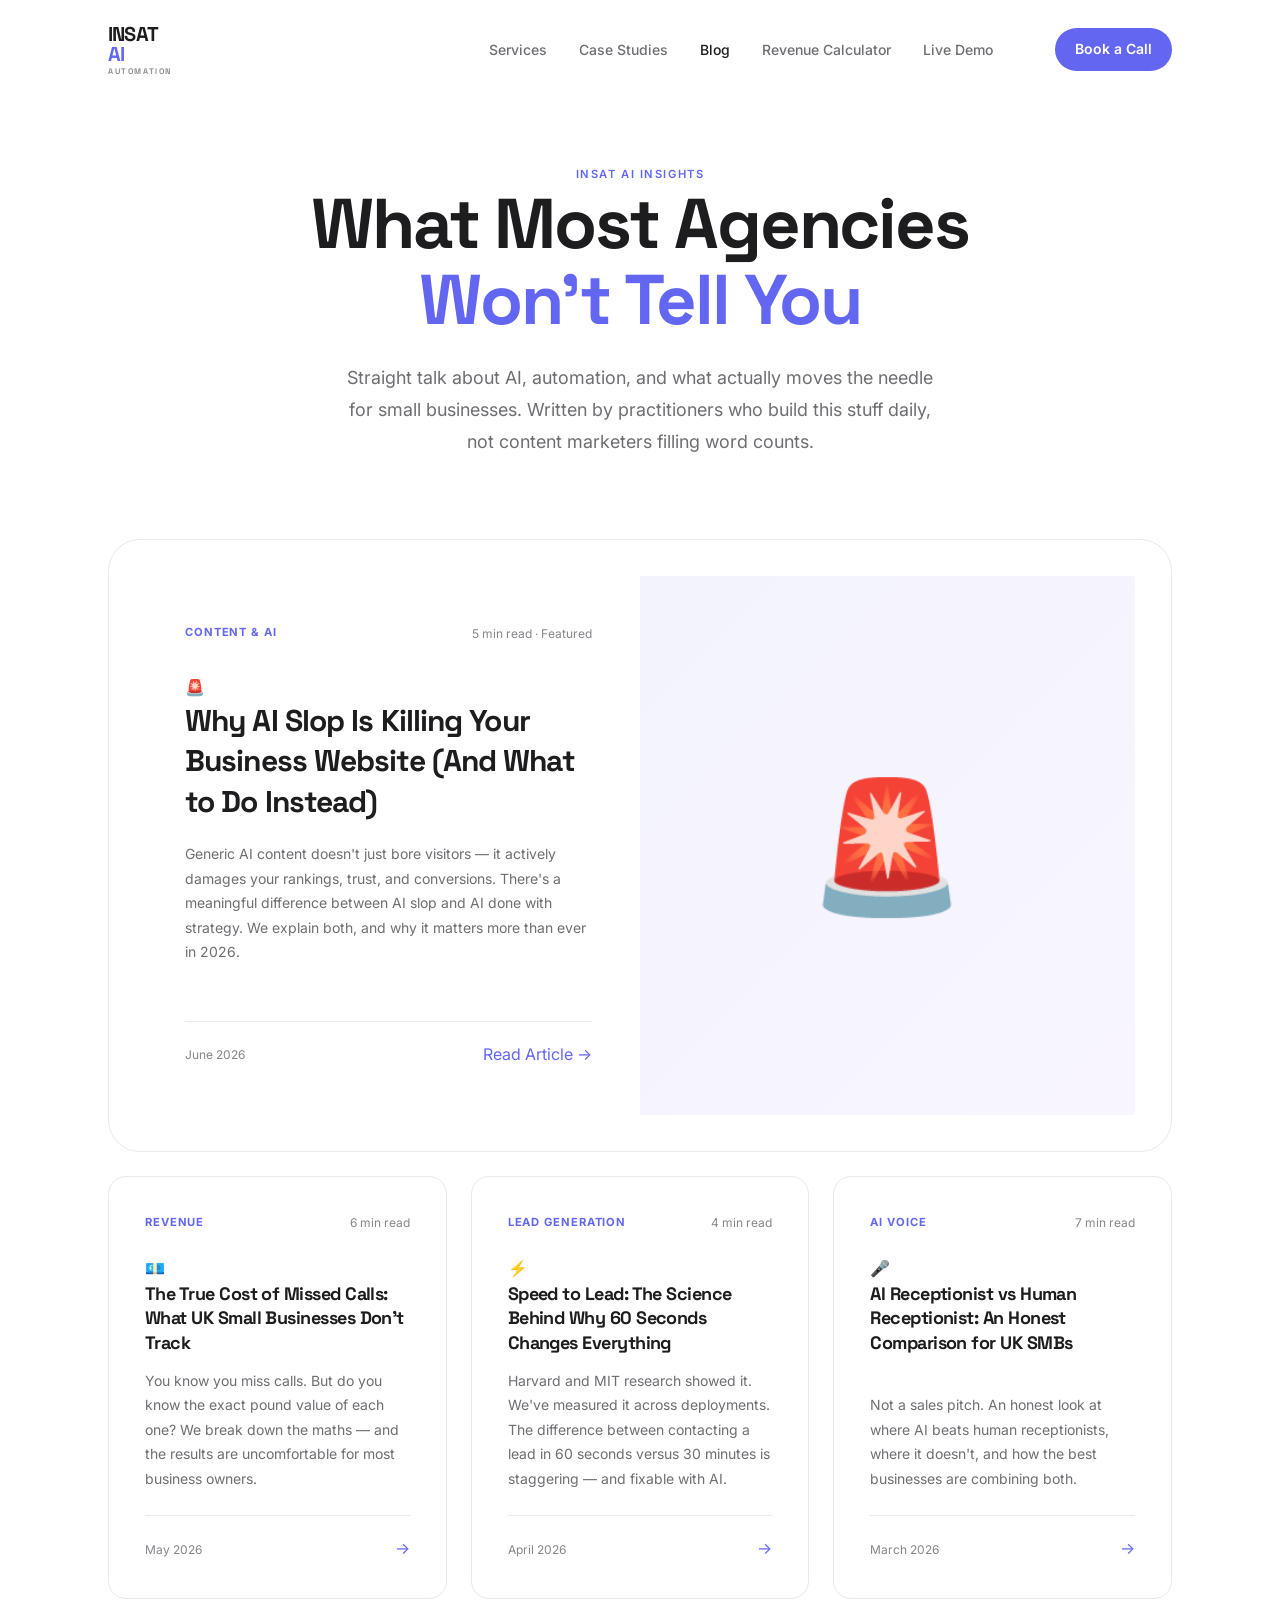
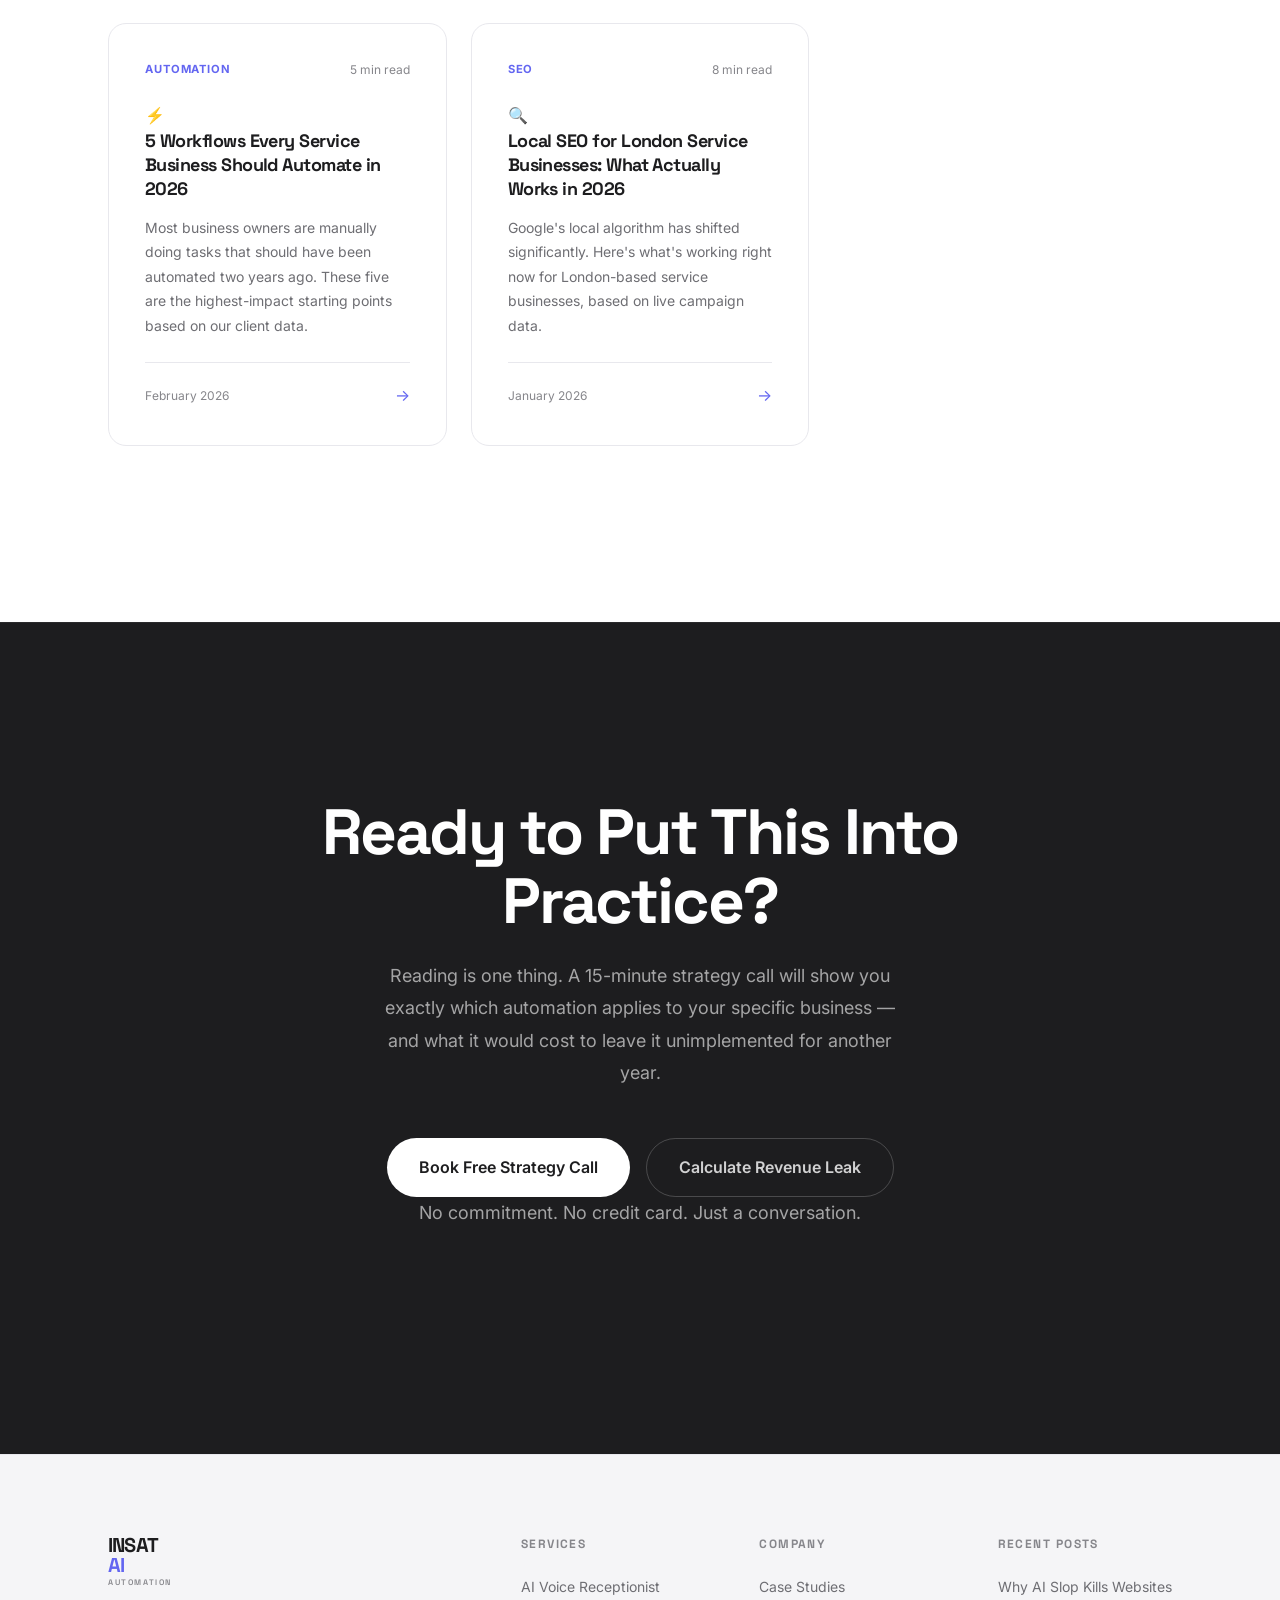
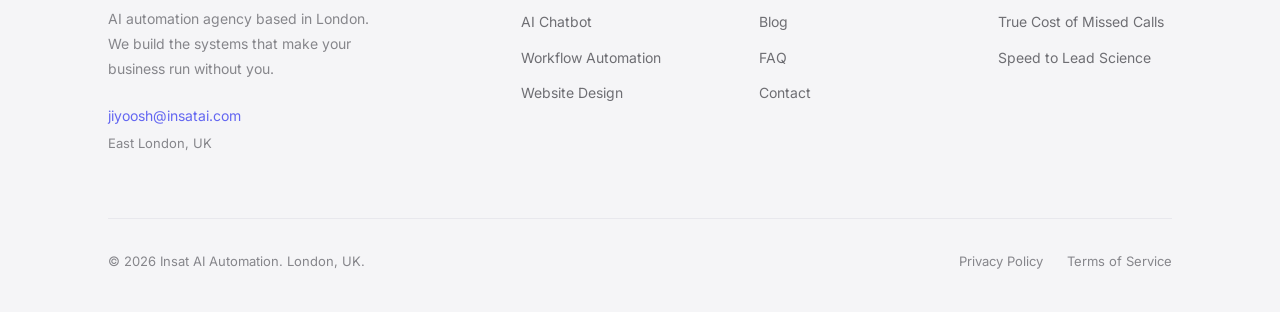
<file: blog.html>
<!DOCTYPE html>
<html lang="en-GB">
<head>
  <meta charset="UTF-8">
  <meta name="viewport" content="width=device-width, initial-scale=1.0">
  <title>Blog — INSAT AI | AI Automation Insights for UK Businesses</title>
  <meta name="description" content="Straight talk about AI automation, lead generation, and what actually moves the needle for UK small businesses. No fluff. Insights from real deployments.">
  <link rel="canonical" href="https://insatai.com/blog.html">
  <meta property="og:type" content="website">
  <meta property="og:url" content="https://insatai.com/blog.html">
  <meta property="og:title" content="Blog — INSAT AI | AI Automation Insights">
  <meta property="og:description" content="Straight talk about AI automation, lead generation, and what actually moves the needle for UK small businesses.">
  <meta property="og:locale" content="en_GB">
  <link rel="preconnect" href="https://fonts.googleapis.com">
  <link rel="preconnect" href="https://fonts.gstatic.com" crossorigin>
  <link href="https://fonts.googleapis.com/css2?family=Space+Grotesk:wght@400;500;600;700;800&family=Inter:wght@300;400;500;600&display=swap" rel="stylesheet">
  <link rel="stylesheet" href="css/style.css">
  <script type="application/ld+json">
  {
    "@context": "https://schema.org",
    "@type": "Blog",
    "name": "INSAT AI Blog",
    "url": "https://insatai.com/blog.html",
    "description": "AI automation insights for UK small businesses",
    "publisher": {
      "@type": "Organization",
      "name": "INSAT AI Automation",
      "url": "https://insatai.com"
    }
  }
  </script>
</head>
<body>

  <nav id="nav">
    <div class="nav-inner">
      <a href="index.html" class="brand">INSAT<span>AI</span><small>AUTOMATION</small></a>
      <ul class="nav-menu">
        <li><a href="index.html#services">Services</a></li>
        <li><a href="case-studies.html">Case Studies</a></li>
        <li><a href="blog.html" style="color:var(--text-1)">Blog</a></li>
        <li><a href="index.html#calculator">Revenue Calculator</a></li>
        <li><a href="index.html#demo">Live Demo</a></li>
      </ul>
      <a href="https://cal.com/insatai-automation-nxzsxh/insat-ai-booking" class="btn btn-primary nav-cta" target="_blank" rel="noopener">Book a Call</a>
      <button class="hamburger" aria-label="Open menu"><span></span><span></span><span></span></button>
    </div>
  </nav>

  <div class="mobile-nav">
    <a href="index.html#services">Services</a>
    <a href="case-studies.html">Case Studies</a>
    <a href="blog.html">Blog</a>
    <a href="index.html#calculator">Revenue Calculator</a>
    <a href="index.html#demo">Live Demo</a>
    <a href="https://cal.com/insatai-automation-nxzsxh/insat-ai-booking" class="btn btn-primary btn-lg" target="_blank" rel="noopener">Book a Call</a>
  </div>

  <!-- Page Hero -->
  <section class="page-hero">
    <div class="page-hero-glow" aria-hidden="true"></div>
    <div class="container">
      <div class="rv">
        <span class="label">INSAT AI Insights</span>
      </div>
      <h1 class="rv d1">What Most Agencies<br><span class="grad-text">Won't Tell You</span></h1>
      <p class="rv d2">Straight talk about AI, automation, and what actually moves the needle for small businesses. Written by practitioners who build this stuff daily, not content marketers filling word counts.</p>
    </div>
  </section>

  <!-- Blog Grid -->
  <div class="container">
    <div class="blog-full-grid">

      <!-- Featured post -->
      <a href="blog/why-avoid-ai-slop.html" class="blog-card blog-card-featured rv">
        <div style="padding: 3rem 3rem 3rem 2.5rem; display:flex; flex-direction:column; justify-content:center;">
          <div class="blog-card-top" style="margin-bottom:2rem;">
            <div class="blog-tag">Content &amp; AI</div>
            <div class="blog-read-time">5 min read &middot; Featured</div>
          </div>
          <div class="blog-card-icon">&#128680;</div>
          <h3 style="font-size:1.875rem; margin-bottom:1.25rem;">Why AI Slop Is Killing Your Business Website (And What to Do Instead)</h3>
          <p>Generic AI content doesn't just bore visitors &mdash; it actively damages your rankings, trust, and conversions. There's a meaningful difference between AI slop and AI done with strategy. We explain both, and why it matters more than ever in 2026.</p>
          <div class="blog-card-footer" style="margin-top:2rem;">
            <span class="blog-date">June 2026</span>
            <span class="blog-arrow">Read Article &rarr;</span>
          </div>
        </div>
        <div style="background:linear-gradient(135deg, rgba(99,102,241,0.08), rgba(139,92,246,0.06)); display:flex; align-items:center; justify-content:center; padding:3rem; font-size:8rem;">&#128680;</div>
      </a>

      <!-- Post 2 -->
      <a href="blog/true-cost-of-missed-calls.html" class="blog-card rv d1">
        <div class="blog-card-top">
          <div class="blog-tag">Revenue</div>
          <div class="blog-read-time">6 min read</div>
        </div>
        <div class="blog-card-icon">&#128182;</div>
        <h3>The True Cost of Missed Calls: What UK Small Businesses Don't Track</h3>
        <p>You know you miss calls. But do you know the exact pound value of each one? We break down the maths &mdash; and the results are uncomfortable for most business owners.</p>
        <div class="blog-card-footer">
          <span class="blog-date">May 2026</span>
          <span class="blog-arrow">&rarr;</span>
        </div>
      </a>

      <!-- Post 3 -->
      <a href="blog/speed-to-lead.html" class="blog-card rv d2">
        <div class="blog-card-top">
          <div class="blog-tag">Lead Generation</div>
          <div class="blog-read-time">4 min read</div>
        </div>
        <div class="blog-card-icon">&#9889;</div>
        <h3>Speed to Lead: The Science Behind Why 60 Seconds Changes Everything</h3>
        <p>Harvard and MIT research showed it. We've measured it across deployments. The difference between contacting a lead in 60 seconds versus 30 minutes is staggering — and fixable with AI.</p>
        <div class="blog-card-footer">
          <span class="blog-date">April 2026</span>
          <span class="blog-arrow">&rarr;</span>
        </div>
      </a>

      <!-- Post 4 -->
      <a href="blog/ai-receptionist-vs-human.html" class="blog-card rv d3">
        <div class="blog-card-top">
          <div class="blog-tag">AI Voice</div>
          <div class="blog-read-time">7 min read</div>
        </div>
        <div class="blog-card-icon">&#127908;</div>
        <h3>AI Receptionist vs Human Receptionist: An Honest Comparison for UK SMBs</h3>
        <p>Not a sales pitch. An honest look at where AI beats human receptionists, where it doesn't, and how the best businesses are combining both.</p>
        <div class="blog-card-footer">
          <span class="blog-date">March 2026</span>
          <span class="blog-arrow">&rarr;</span>
        </div>
      </a>

      <!-- Post 5 -->
      <a href="blog/workflow-automation-basics.html" class="blog-card rv d1">
        <div class="blog-card-top">
          <div class="blog-tag">Automation</div>
          <div class="blog-read-time">5 min read</div>
        </div>
        <div class="blog-card-icon">&#9889;</div>
        <h3>5 Workflows Every Service Business Should Automate in 2026</h3>
        <p>Most business owners are manually doing tasks that should have been automated two years ago. These five are the highest-impact starting points based on our client data.</p>
        <div class="blog-card-footer">
          <span class="blog-date">February 2026</span>
          <span class="blog-arrow">&rarr;</span>
        </div>
      </a>

      <!-- Post 6 -->
      <a href="blog/local-seo-for-service-businesses.html" class="blog-card rv d2">
        <div class="blog-card-top">
          <div class="blog-tag">SEO</div>
          <div class="blog-read-time">8 min read</div>
        </div>
        <div class="blog-card-icon">&#128269;</div>
        <h3>Local SEO for London Service Businesses: What Actually Works in 2026</h3>
        <p>Google's local algorithm has shifted significantly. Here's what's working right now for London-based service businesses, based on live campaign data.</p>
        <div class="blog-card-footer">
          <span class="blog-date">January 2026</span>
          <span class="blog-arrow">&rarr;</span>
        </div>
      </a>

    </div>
  </div>

  <!-- CTA -->
  <section id="cta">
    <div class="cta-bg" aria-hidden="true"></div>
    <div class="container">
      <div class="cta-border rv">
        <div class="cta-glow-dots" aria-hidden="true"></div>
        <h2>Ready to Put This Into Practice?</h2>
        <p>Reading is one thing. A 15-minute strategy call will show you exactly which automation applies to your specific business &mdash; and what it would cost to leave it unimplemented for another year.</p>
        <div class="cta-actions">
          <a href="https://cal.com/insatai-automation-nxzsxh/insat-ai-consultation" class="btn btn-primary btn-lg" target="_blank" rel="noopener">Book Free Strategy Call</a>
          <a href="index.html#calculator" class="btn btn-ghost btn-lg">Calculate Revenue Leak</a>
        </div>
        <p class="cta-note">No commitment. No credit card. Just a conversation.</p>
      </div>
    </div>
  </section>

  <footer>
    <div class="container">
      <div class="footer-grid">
        <div class="footer-brand">
          <a href="index.html" class="brand">INSAT<span>AI</span><small>AUTOMATION</small></a>
          <p>AI automation agency based in London. We build the systems that make your business run without you.</p>
          <div class="footer-contact">
            <a href="mailto:jiyoosh@insatai.com" class="footer-contact-link">jiyoosh@insatai.com</a>
            <span class="footer-location">East London, UK</span>
          </div>
        </div>
        <div class="footer-col">
          <h5>Services</h5>
          <ul>
            <li><a href="index.html#services">AI Voice Receptionist</a></li>
            <li><a href="index.html#services">AI Chatbot</a></li>
            <li><a href="index.html#services">Workflow Automation</a></li>
            <li><a href="index.html#services">Website Design</a></li>
          </ul>
        </div>
        <div class="footer-col">
          <h5>Company</h5>
          <ul>
            <li><a href="case-studies.html">Case Studies</a></li>
            <li><a href="blog.html">Blog</a></li>
            <li><a href="index.html#faq">FAQ</a></li>
            <li><a href="mailto:jiyoosh@insatai.com">Contact</a></li>
          </ul>
        </div>
        <div class="footer-col">
          <h5>Recent Posts</h5>
          <ul>
            <li><a href="blog/why-avoid-ai-slop.html">Why AI Slop Kills Websites</a></li>
            <li><a href="blog/true-cost-of-missed-calls.html">True Cost of Missed Calls</a></li>
            <li><a href="blog/speed-to-lead.html">Speed to Lead Science</a></li>
          </ul>
        </div>
      </div>
      <div class="footer-bottom">
        <div>&copy; 2026 Insat AI Automation. London, UK.</div>
        <div class="footer-bottom-links">
          <a href="#">Privacy Policy</a>
          <a href="#">Terms of Service</a>
        </div>
      </div>
    </div>
  </footer>

  <script src="js/main.js"></script>
</body>
</html>
</file>
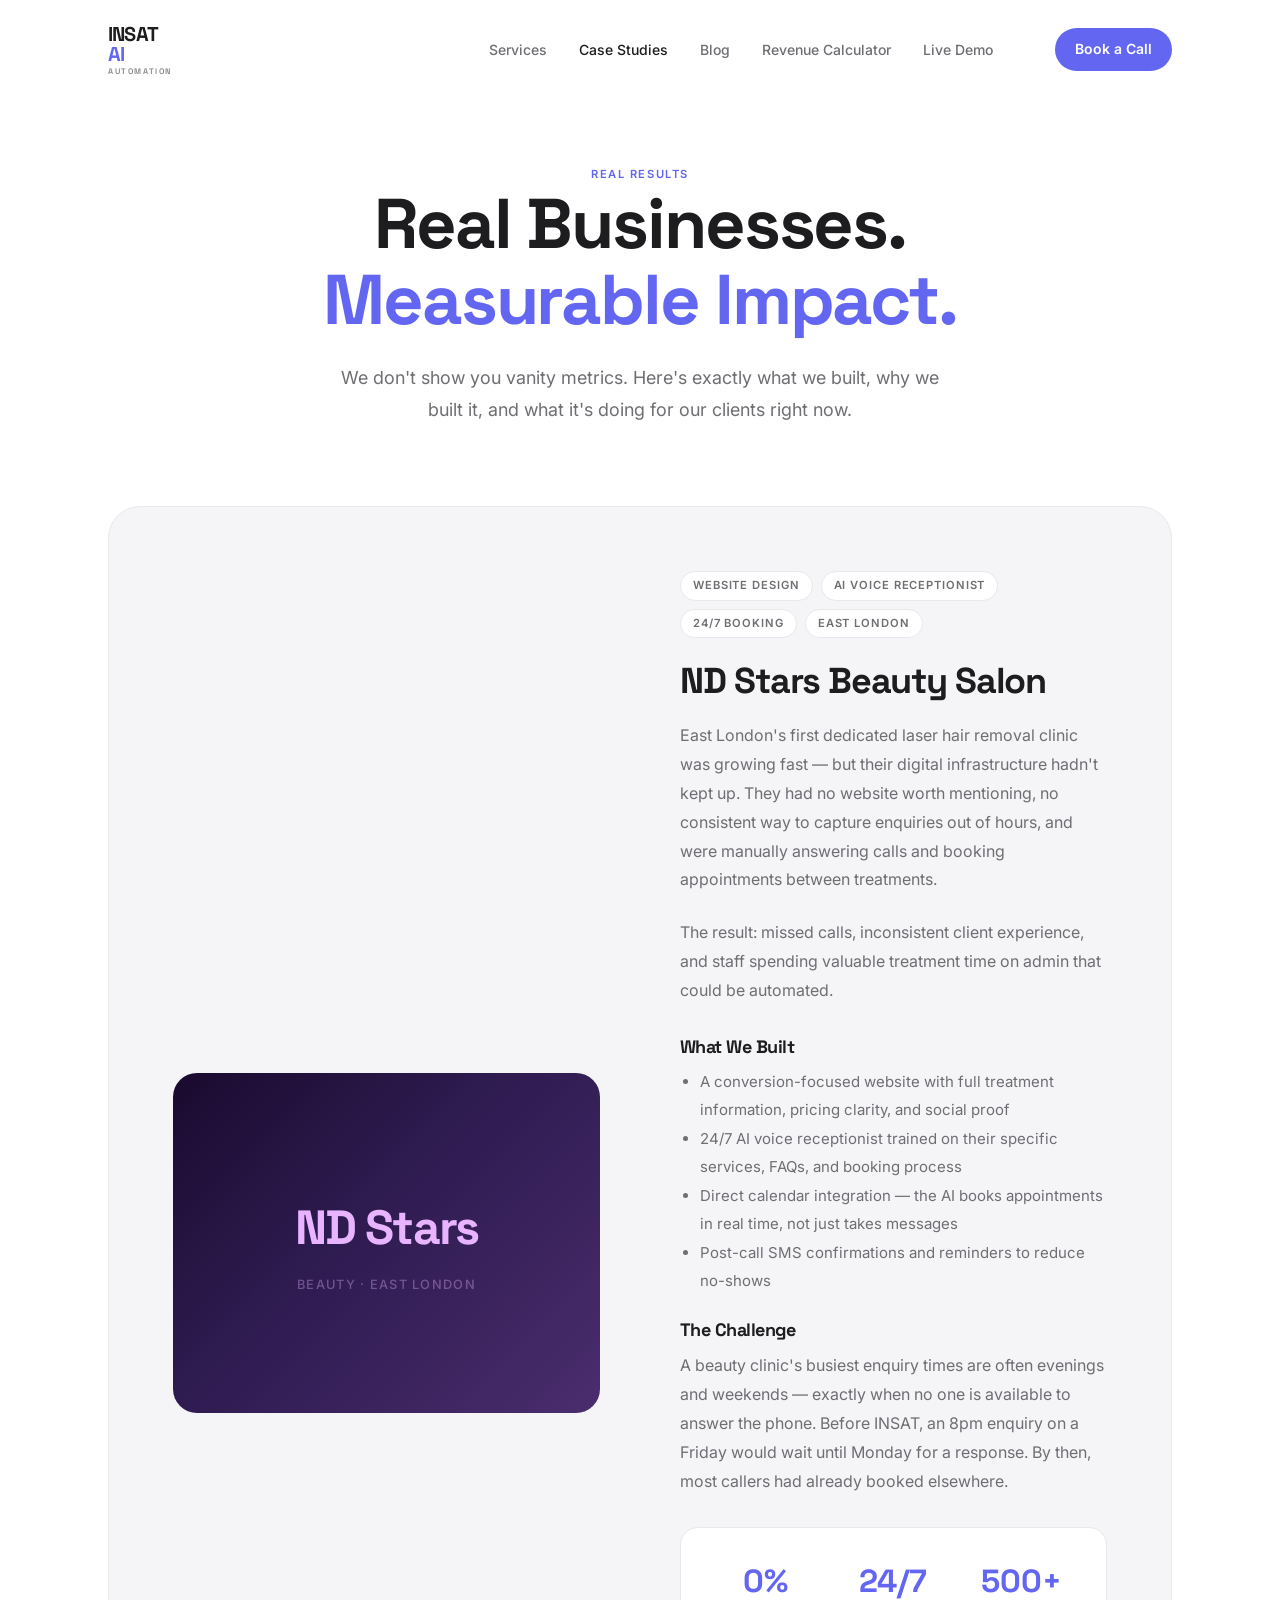
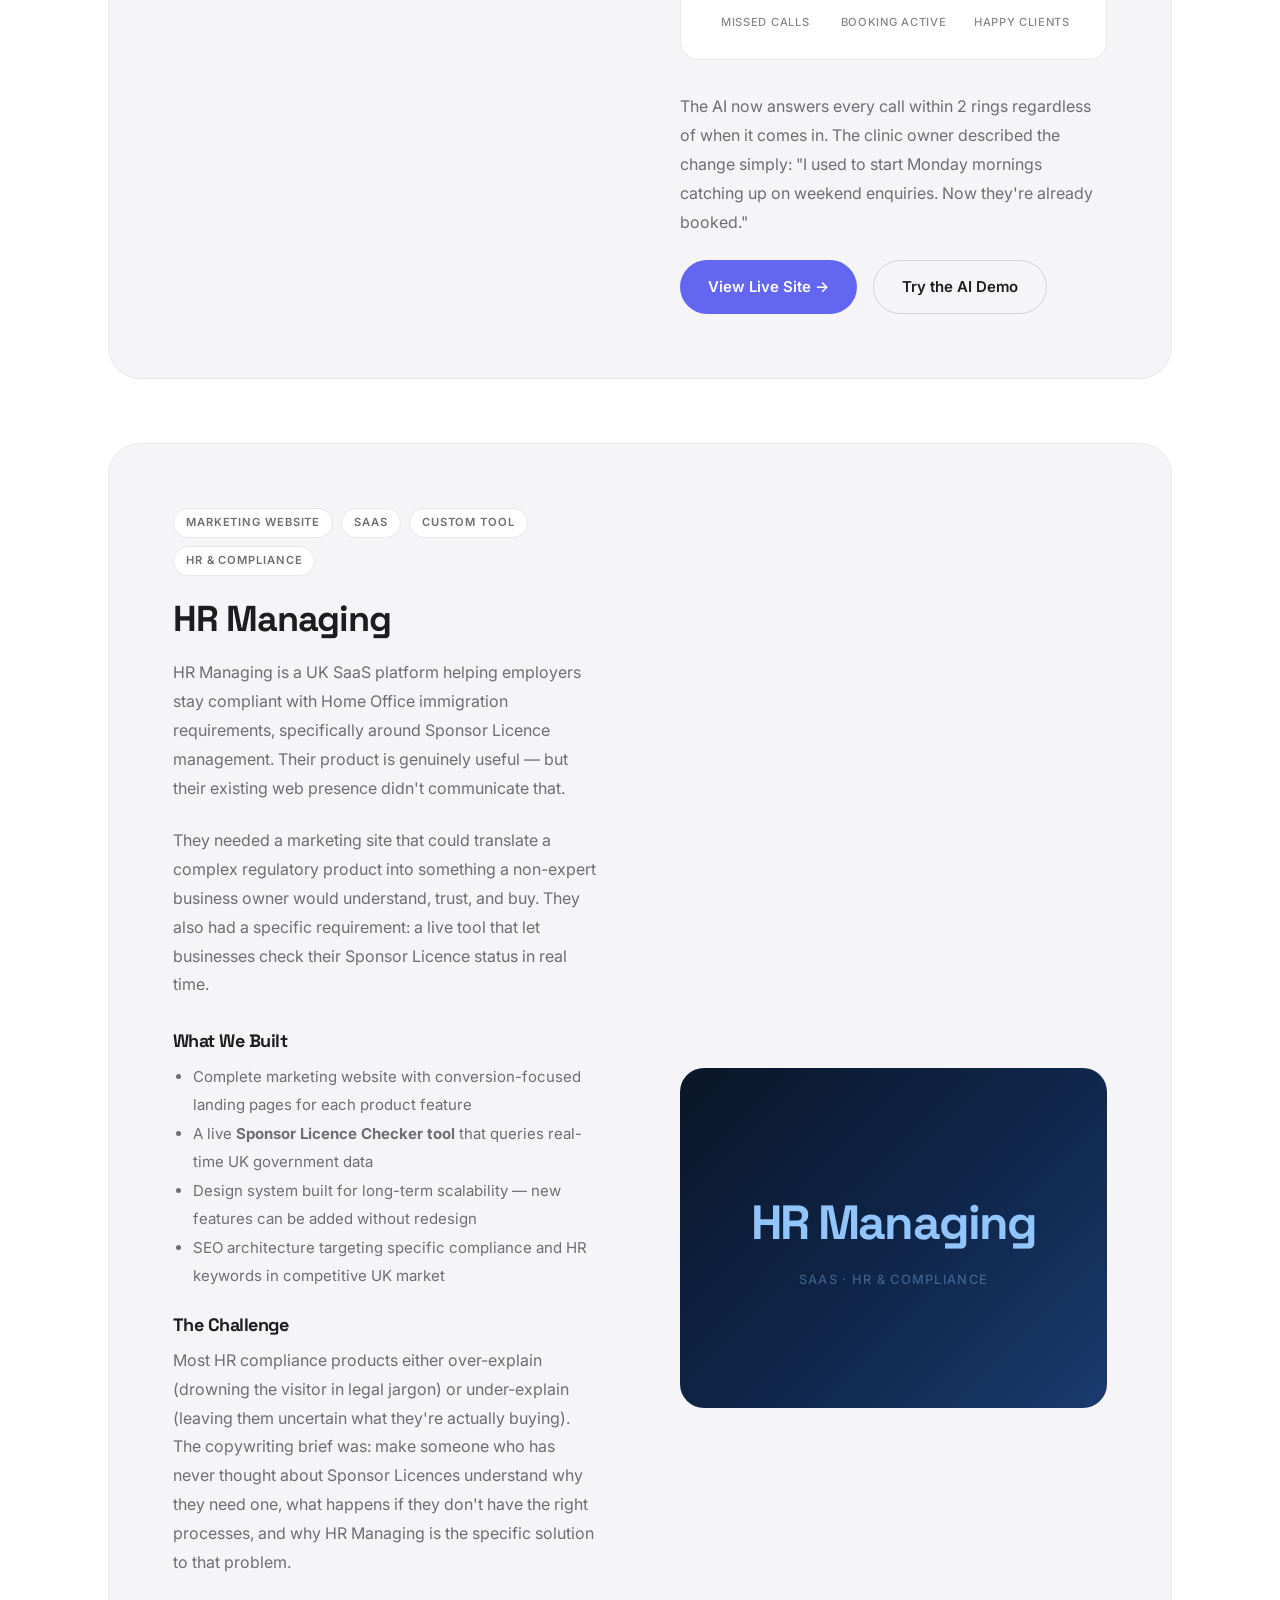
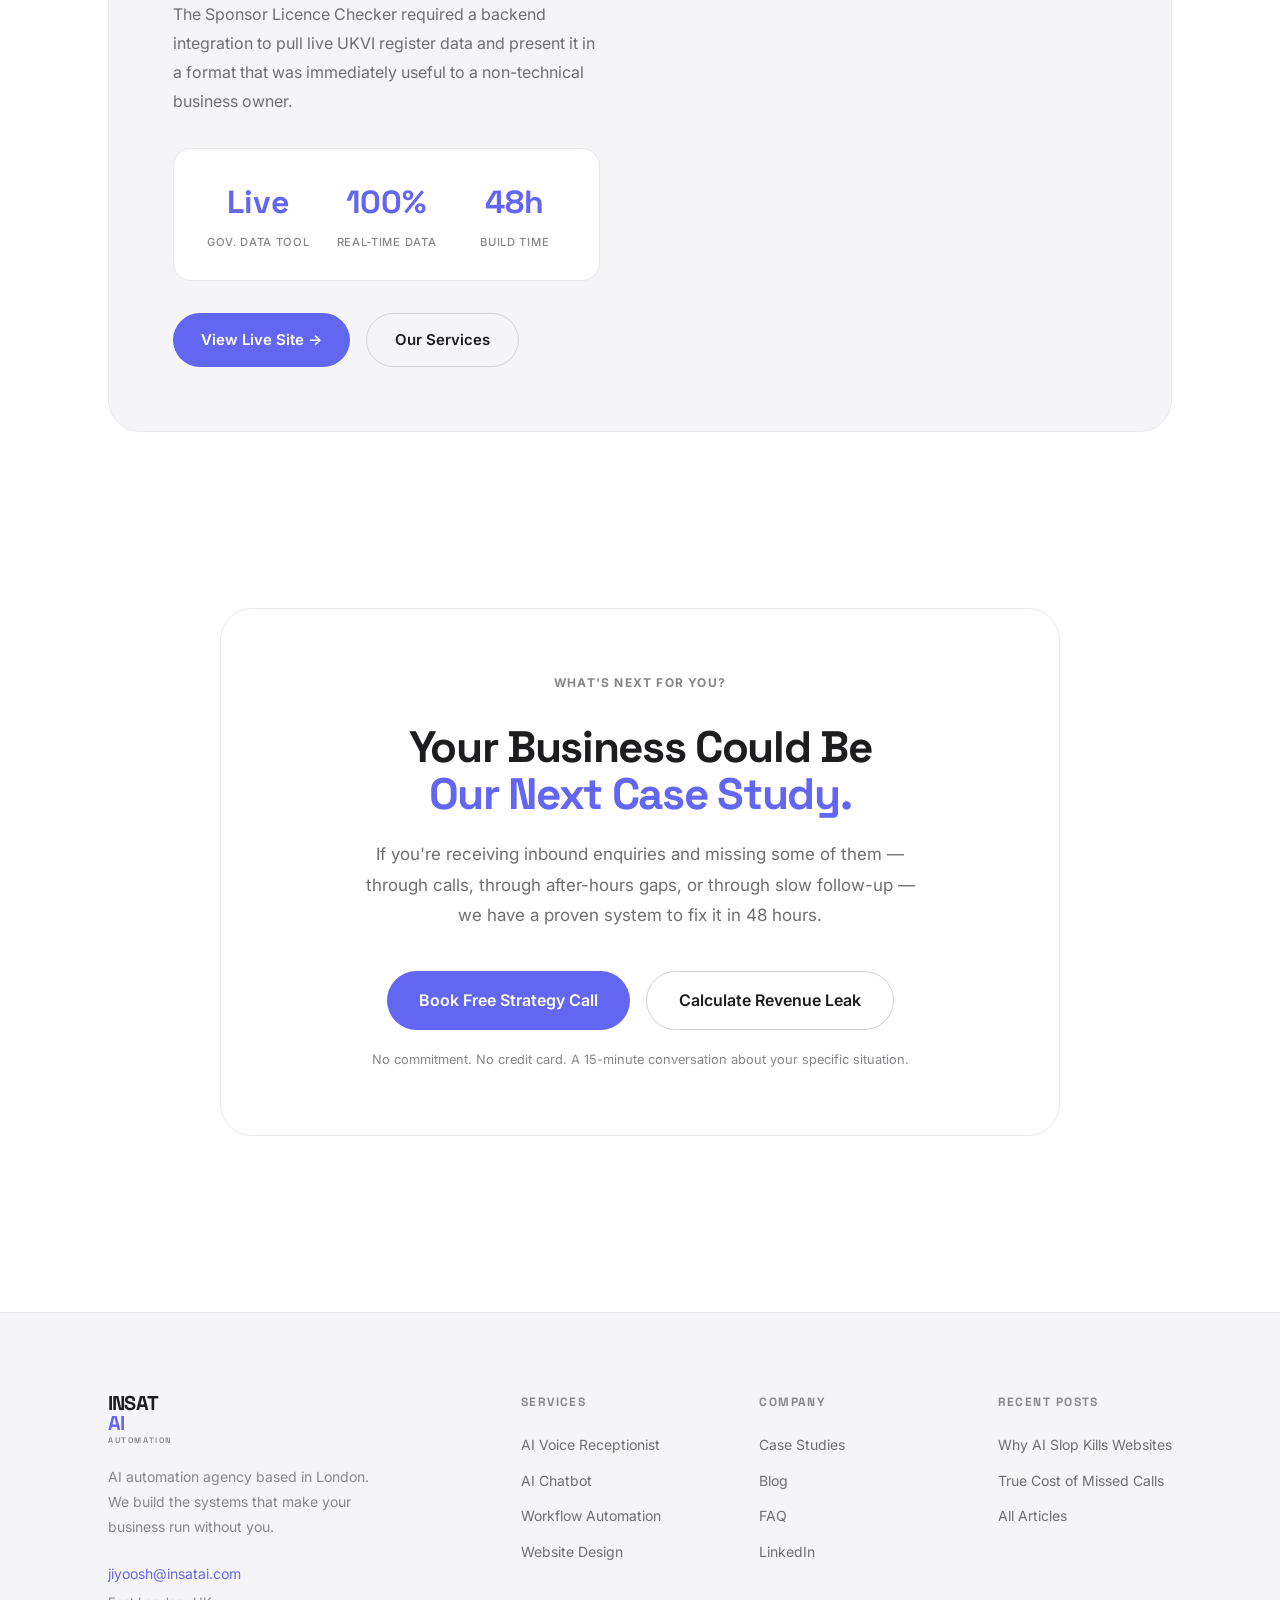
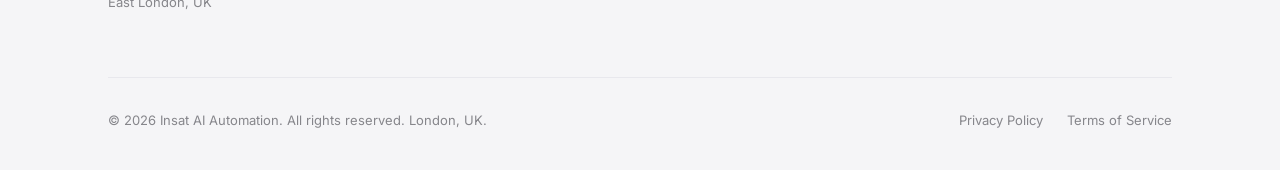
<file: case-studies.html>
<!DOCTYPE html>
<html lang="en-GB">
<head>
  <meta charset="UTF-8">
  <meta name="viewport" content="width=device-width, initial-scale=1.0">
  <title>Case Studies — INSAT AI | Real AI Automation Results for UK Businesses</title>
  <meta name="description" content="Real AI automation deployments. How INSAT AI helped ND Stars beauty salon eliminate missed calls and built HR Managing's conversion-focused marketing website with a live government data tool.">
  <link rel="canonical" href="https://insatai.com/case-studies.html">
  <meta property="og:type" content="website">
  <meta property="og:url" content="https://insatai.com/case-studies.html">
  <meta property="og:title" content="Case Studies — INSAT AI | Real AI Automation Results">
  <meta property="og:description" content="Real deployments. Real results. See how INSAT AI has helped UK businesses eliminate missed calls and build high-converting digital infrastructure.">
  <meta property="og:locale" content="en_GB">
  <link rel="preconnect" href="https://fonts.googleapis.com">
  <link rel="preconnect" href="https://fonts.gstatic.com" crossorigin>
  <link href="https://fonts.googleapis.com/css2?family=Space+Grotesk:wght@400;500;600;700;800&family=Inter:wght@300;400;500;600&display=swap" rel="stylesheet">
  <link rel="stylesheet" href="css/style.css">
  <script type="application/ld+json">
  {
    "@context": "https://schema.org",
    "@type": "CollectionPage",
    "name": "INSAT AI Case Studies",
    "description": "Real AI automation deployments for UK businesses — results, process, and what we built.",
    "url": "https://insatai.com/case-studies.html",
    "publisher": {
      "@type": "Organization",
      "name": "INSAT AI Automation",
      "url": "https://insatai.com"
    }
  }
  </script>
</head>
<body>

  <nav id="nav">
    <div class="nav-inner">
      <a href="index.html" class="brand">INSAT<span>AI</span><small>AUTOMATION</small></a>
      <ul class="nav-menu">
        <li><a href="index.html#services">Services</a></li>
        <li><a href="case-studies.html" style="color:var(--text-1)">Case Studies</a></li>
        <li><a href="blog.html">Blog</a></li>
        <li><a href="index.html#calculator">Revenue Calculator</a></li>
        <li><a href="index.html#demo">Live Demo</a></li>
      </ul>
      <a href="https://cal.com/insatai-automation-nxzsxh/insat-ai-booking" class="btn btn-primary nav-cta" target="_blank" rel="noopener">Book a Call</a>
      <button class="hamburger" aria-label="Open menu"><span></span><span></span><span></span></button>
    </div>
  </nav>

  <div class="mobile-nav">
    <a href="index.html#services">Services</a>
    <a href="case-studies.html">Case Studies</a>
    <a href="blog.html">Blog</a>
    <a href="index.html#calculator">Revenue Calculator</a>
    <a href="index.html#demo">Live Demo</a>
    <a href="https://cal.com/insatai-automation-nxzsxh/insat-ai-booking" class="btn btn-primary btn-lg" target="_blank" rel="noopener">Book a Call</a>
  </div>

  <!-- Page Hero -->
  <section class="page-hero">
    <div class="page-hero-glow" aria-hidden="true"></div>
    <div class="container">
      <div class="rv"><span class="label">Real Results</span></div>
      <h1 class="rv d1">
        Real Businesses.<br>
        <span class="grad-text">Measurable Impact.</span>
      </h1>
      <p class="rv d2">
        We don't show you vanity metrics. Here's exactly what we built, why we built it,
        and what it's doing for our clients right now.
      </p>
    </div>
  </section>

  <!-- Case Studies -->
  <div class="container">
    <div class="cs-full-grid">

      <!-- ND Stars -->
      <div id="nd-stars" class="cs-full-card rv">
        <div class="cs-preview-full cs-preview-ndstars">
          <div class="cs-preview-inner">
            <div class="cs-preview-logo" style="color:#e8b4ff;">ND Stars</div>
            <div class="cs-preview-sub" style="color:rgba(232,180,255,0.6);">Beauty &middot; East London</div>
          </div>
        </div>

        <div class="cs-full-body">
          <div class="cs-full-tags">
            <span class="case-tag">Website Design</span>
            <span class="case-tag">AI Voice Receptionist</span>
            <span class="case-tag">24/7 Booking</span>
            <span class="case-tag">East London</span>
          </div>

          <h2>ND Stars Beauty Salon</h2>

          <p>
            East London's first dedicated laser hair removal clinic was growing fast &mdash; but their digital
            infrastructure hadn't kept up. They had no website worth mentioning, no consistent way to capture
            enquiries out of hours, and were manually answering calls and booking appointments between treatments.
          </p>

          <p>
            The result: missed calls, inconsistent client experience, and staff spending valuable treatment time
            on admin that could be automated.
          </p>

          <h3 style="font-size:1.125rem; margin-bottom:0.75rem; margin-top:2rem; color:var(--text-1);">What We Built</h3>
          <ul style="color:var(--text-2); font-size:0.9375rem; line-height:1.9; padding-left:1.25rem; list-style:disc; margin-bottom:1.5rem;">
            <li>A conversion-focused website with full treatment information, pricing clarity, and social proof</li>
            <li>24/7 AI voice receptionist trained on their specific services, FAQs, and booking process</li>
            <li>Direct calendar integration — the AI books appointments in real time, not just takes messages</li>
            <li>Post-call SMS confirmations and reminders to reduce no-shows</li>
          </ul>

          <h3 style="font-size:1.125rem; margin-bottom:0.75rem; color:var(--text-1);">The Challenge</h3>
          <p>
            A beauty clinic's busiest enquiry times are often evenings and weekends &mdash; exactly when
            no one is available to answer the phone. Before INSAT, an 8pm enquiry on a Friday would wait
            until Monday for a response. By then, most callers had already booked elsewhere.
          </p>

          <div class="cs-results-grid">
            <div class="cs-result-item">
              <div class="cs-result-n">0%</div>
              <div class="cs-result-l">Missed Calls</div>
            </div>
            <div class="cs-result-item">
              <div class="cs-result-n">24/7</div>
              <div class="cs-result-l">Booking Active</div>
            </div>
            <div class="cs-result-item">
              <div class="cs-result-n">500+</div>
              <div class="cs-result-l">Happy Clients</div>
            </div>
          </div>

          <p>
            The AI now answers every call within 2 rings regardless of when it comes in. The clinic owner
            described the change simply: "I used to start Monday mornings catching up on weekend enquiries.
            Now they're already booked."
          </p>

          <div class="cs-full-actions">
            <a href="https://www.ndstars.co.uk" target="_blank" rel="noopener" class="btn btn-primary">View Live Site &rarr;</a>
            <a href="index.html#demo" class="btn btn-ghost">Try the AI Demo</a>
          </div>
        </div>
      </div>

      <!-- HR Managing -->
      <div id="hr-managing" class="cs-full-card rv" style="direction:ltr;">
        <div class="cs-full-body">
          <div class="cs-full-tags">
            <span class="case-tag">Marketing Website</span>
            <span class="case-tag">SaaS</span>
            <span class="case-tag">Custom Tool</span>
            <span class="case-tag">HR &amp; Compliance</span>
          </div>

          <h2>HR Managing</h2>

          <p>
            HR Managing is a UK SaaS platform helping employers stay compliant with Home Office immigration
            requirements, specifically around Sponsor Licence management. Their product is genuinely
            useful &mdash; but their existing web presence didn't communicate that.
          </p>

          <p>
            They needed a marketing site that could translate a complex regulatory product into something
            a non-expert business owner would understand, trust, and buy. They also had a specific
            requirement: a live tool that let businesses check their Sponsor Licence status in real time.
          </p>

          <h3 style="font-size:1.125rem; margin-bottom:0.75rem; margin-top:2rem; color:var(--text-1);">What We Built</h3>
          <ul style="color:var(--text-2); font-size:0.9375rem; line-height:1.9; padding-left:1.25rem; list-style:disc; margin-bottom:1.5rem;">
            <li>Complete marketing website with conversion-focused landing pages for each product feature</li>
            <li>A live <strong>Sponsor Licence Checker tool</strong> that queries real-time UK government data</li>
            <li>Design system built for long-term scalability — new features can be added without redesign</li>
            <li>SEO architecture targeting specific compliance and HR keywords in competitive UK market</li>
          </ul>

          <h3 style="font-size:1.125rem; margin-bottom:0.75rem; color:var(--text-1);">The Challenge</h3>
          <p>
            Most HR compliance products either over-explain (drowning the visitor in legal jargon) or
            under-explain (leaving them uncertain what they're actually buying). The copywriting brief
            was: make someone who has never thought about Sponsor Licences understand why they need one,
            what happens if they don't have the right processes, and why HR Managing is the specific
            solution to that problem.
          </p>

          <p>
            The Sponsor Licence Checker required a backend integration to pull live UKVI register data
            and present it in a format that was immediately useful to a non-technical business owner.
          </p>

          <div class="cs-results-grid">
            <div class="cs-result-item">
              <div class="cs-result-n">Live</div>
              <div class="cs-result-l">Gov. Data Tool</div>
            </div>
            <div class="cs-result-item">
              <div class="cs-result-n">100%</div>
              <div class="cs-result-l">Real-time Data</div>
            </div>
            <div class="cs-result-item">
              <div class="cs-result-n">48h</div>
              <div class="cs-result-l">Build Time</div>
            </div>
          </div>

          <div class="cs-full-actions">
            <a href="https://hr-managing-website.vercel.app" target="_blank" rel="noopener" class="btn btn-primary">View Live Site &rarr;</a>
            <a href="index.html#services" class="btn btn-ghost">Our Services</a>
          </div>
        </div>

        <div class="cs-preview-full cs-preview-hr">
          <div class="cs-preview-inner">
            <div class="cs-preview-logo" style="color:#93c5fd;">HR Managing</div>
            <div class="cs-preview-sub" style="color:rgba(147,197,253,0.6);">SaaS &middot; HR &amp; Compliance</div>
          </div>
        </div>
      </div>

    </div>
  </div>

  <!-- Social proof bridge -->
  <section style="padding:0 0 var(--section-pad);">
    <div class="container">
      <div class="cta-border rv" style="padding:4rem 3rem; text-align:center; background:var(--bg-2); border:1px solid var(--border); border-radius:var(--radius-xl); position:relative; overflow:hidden;">
        <div style="position:absolute; top:0; left:0; right:0; height:2px; background:var(--grad);"></div>
        <div style="font-size:0.75rem; font-weight:700; text-transform:uppercase; letter-spacing:0.1em; color:var(--text-3); margin-bottom:2rem;">What's Next for You?</div>
        <h2 style="font-size:clamp(1.75rem,3.5vw,2.75rem); margin-bottom:1.25rem;">
          Your Business Could Be<br><span class="grad-text">Our Next Case Study.</span>
        </h2>
        <p style="color:var(--text-2); max-width:560px; margin:0 auto 2.5rem; line-height:1.8; font-size:1.0625rem;">
          If you're receiving inbound enquiries and missing some of them &mdash; through calls, through after-hours gaps, or through slow follow-up &mdash; we have a proven system to fix it in 48 hours.
        </p>
        <div style="display:flex; justify-content:center; gap:1rem; flex-wrap:wrap;">
          <a href="https://cal.com/insatai-automation-nxzsxh/insat-ai-consultation" class="btn btn-primary btn-lg" target="_blank" rel="noopener">Book Free Strategy Call</a>
          <a href="index.html#calculator" class="btn btn-ghost btn-lg">Calculate Revenue Leak</a>
        </div>
        <p style="font-size:0.8rem; color:var(--text-3); margin-top:1.25rem;">No commitment. No credit card. A 15-minute conversation about your specific situation.</p>
      </div>
    </div>
  </section>

  <footer>
    <div class="container">
      <div class="footer-grid">
        <div class="footer-brand">
          <a href="index.html" class="brand">INSAT<span>AI</span><small>AUTOMATION</small></a>
          <p>AI automation agency based in London. We build the systems that make your business run without you.</p>
          <div class="footer-contact">
            <a href="mailto:jiyoosh@insatai.com" class="footer-contact-link">jiyoosh@insatai.com</a>
            <span class="footer-location">East London, UK</span>
          </div>
        </div>
        <div class="footer-col">
          <h5>Services</h5>
          <ul>
            <li><a href="index.html#services">AI Voice Receptionist</a></li>
            <li><a href="index.html#services">AI Chatbot</a></li>
            <li><a href="index.html#services">Workflow Automation</a></li>
            <li><a href="index.html#services">Website Design</a></li>
          </ul>
        </div>
        <div class="footer-col">
          <h5>Company</h5>
          <ul>
            <li><a href="case-studies.html">Case Studies</a></li>
            <li><a href="blog.html">Blog</a></li>
            <li><a href="index.html#faq">FAQ</a></li>
            <li><a href="https://linkedin.com/in/jiyooshkarayil" target="_blank" rel="noopener">LinkedIn</a></li>
          </ul>
        </div>
        <div class="footer-col">
          <h5>Recent Posts</h5>
          <ul>
            <li><a href="blog/why-avoid-ai-slop.html">Why AI Slop Kills Websites</a></li>
            <li><a href="blog/true-cost-of-missed-calls.html">True Cost of Missed Calls</a></li>
            <li><a href="blog.html">All Articles</a></li>
          </ul>
        </div>
      </div>
      <div class="footer-bottom">
        <div>&copy; 2026 Insat AI Automation. All rights reserved. London, UK.</div>
        <div class="footer-bottom-links">
          <a href="#">Privacy Policy</a>
          <a href="#">Terms of Service</a>
        </div>
      </div>
    </div>
  </footer>

  <script src="js/main.js"></script>
</body>
</html>
</file>
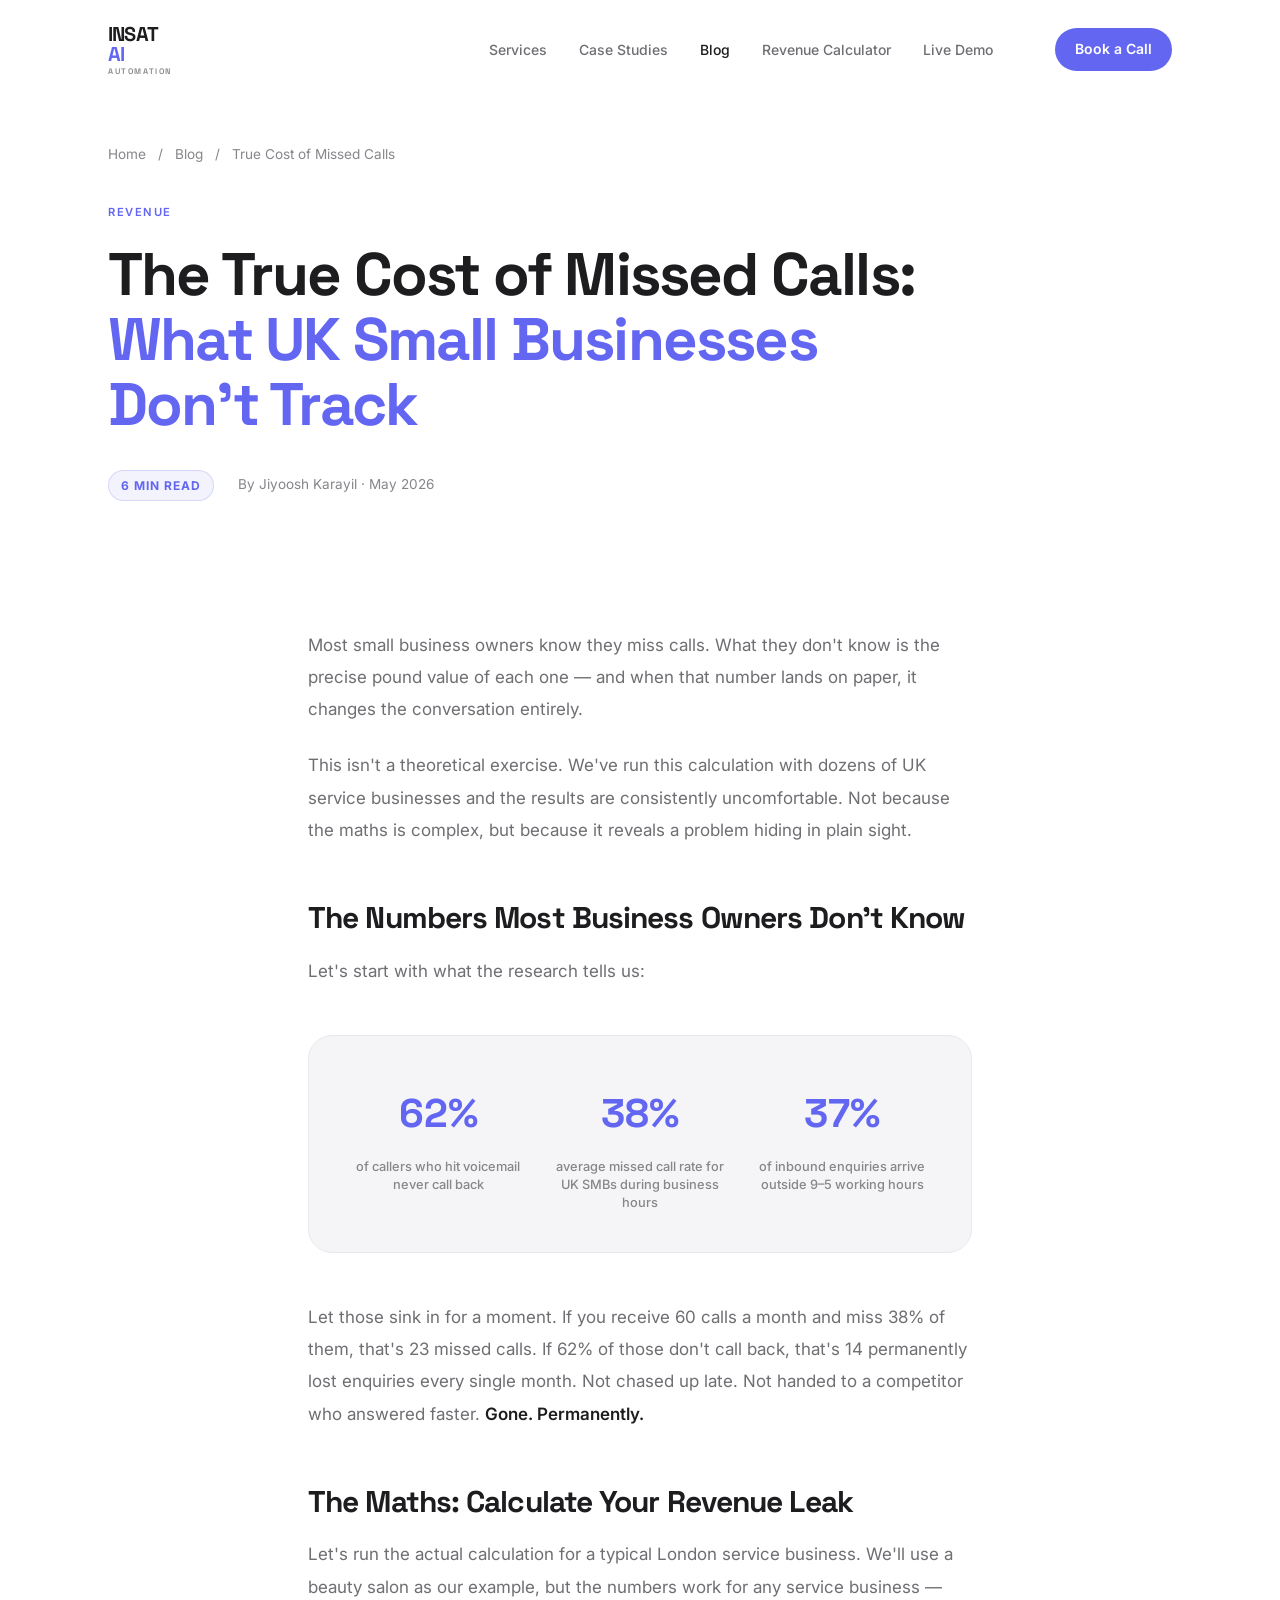
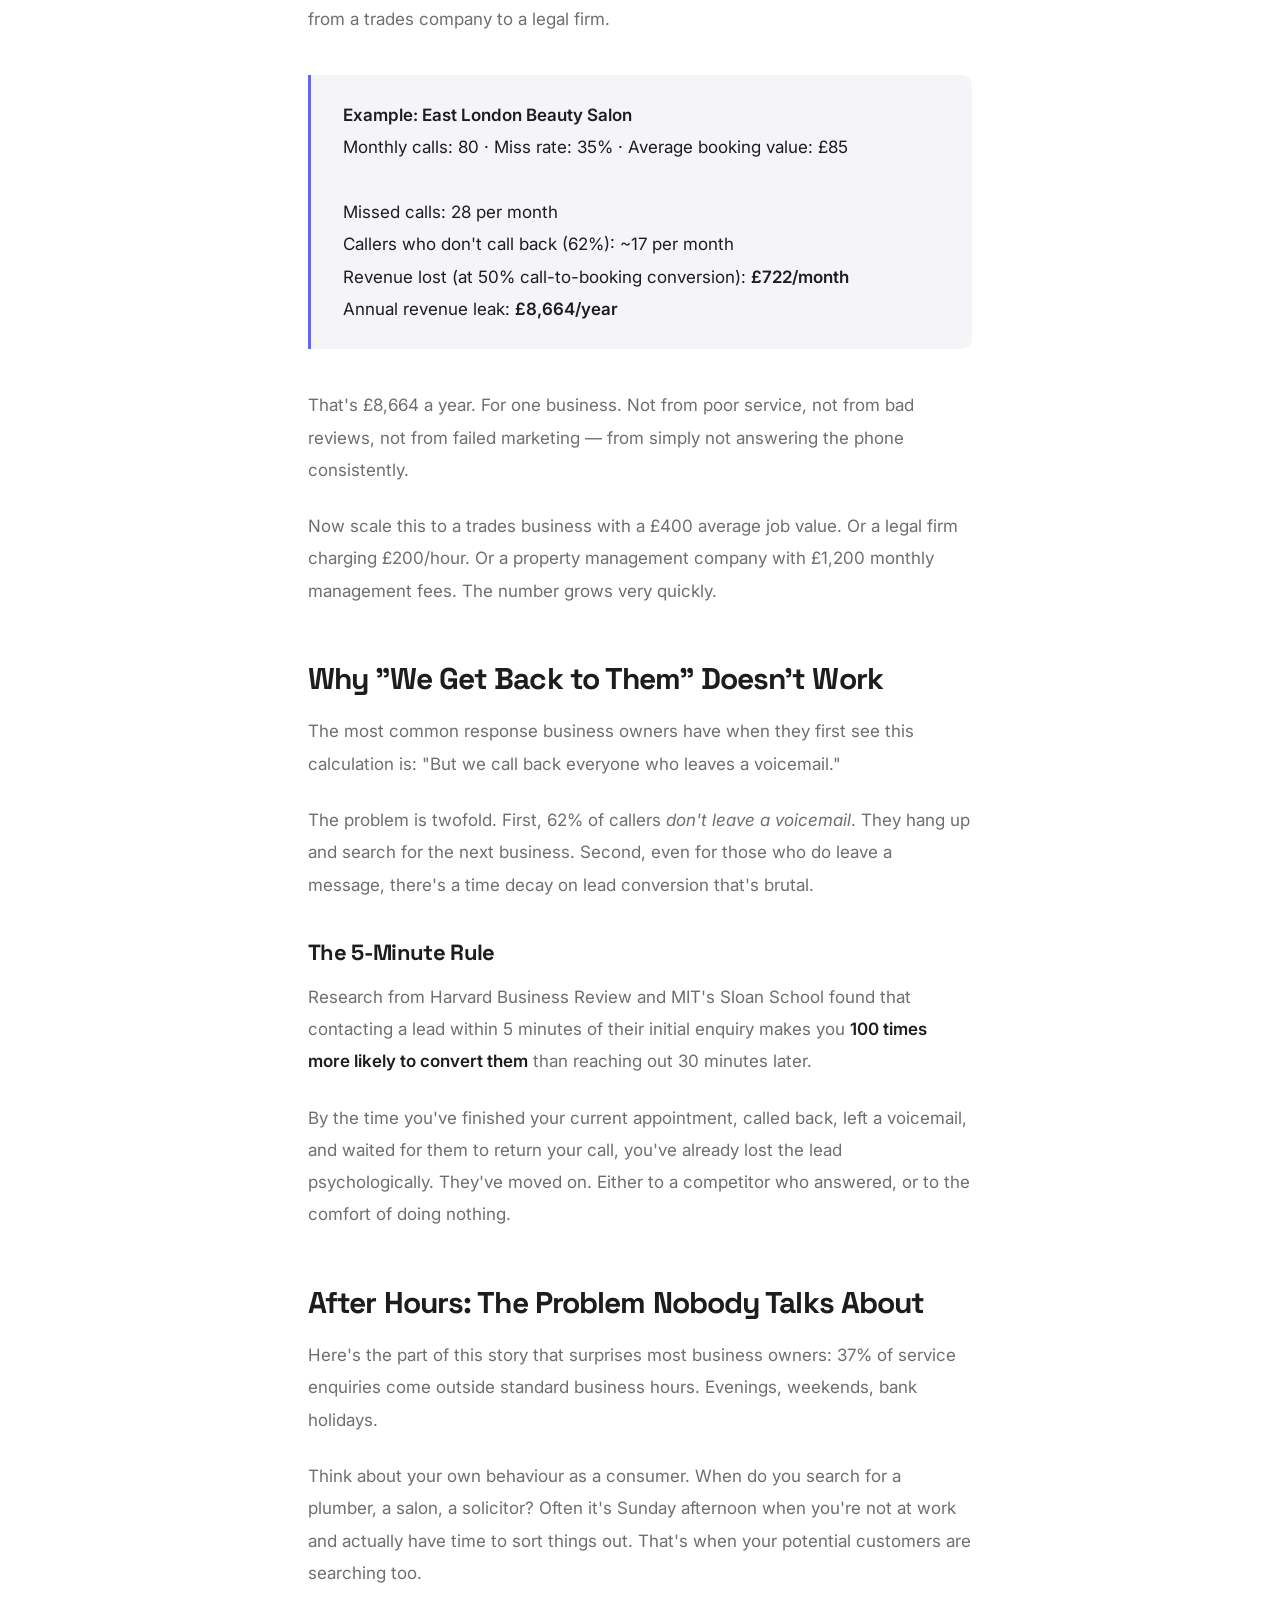
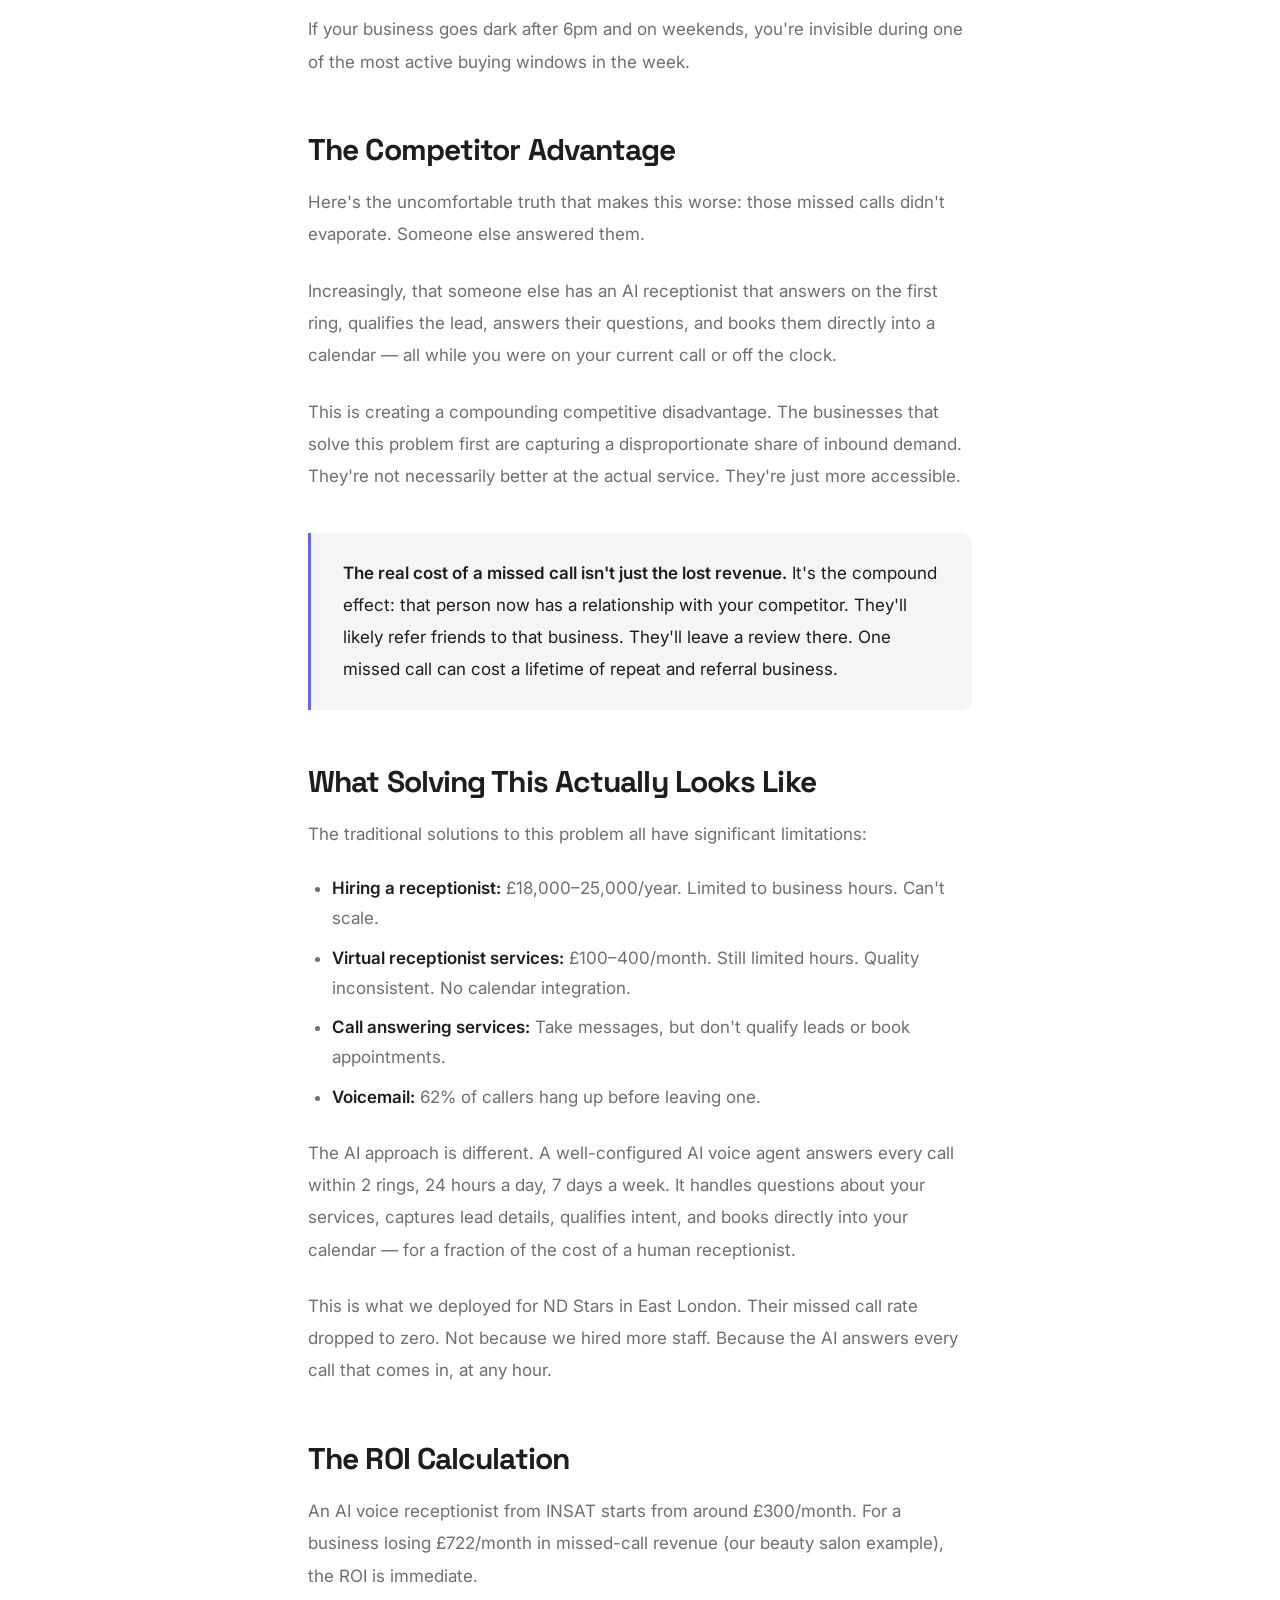
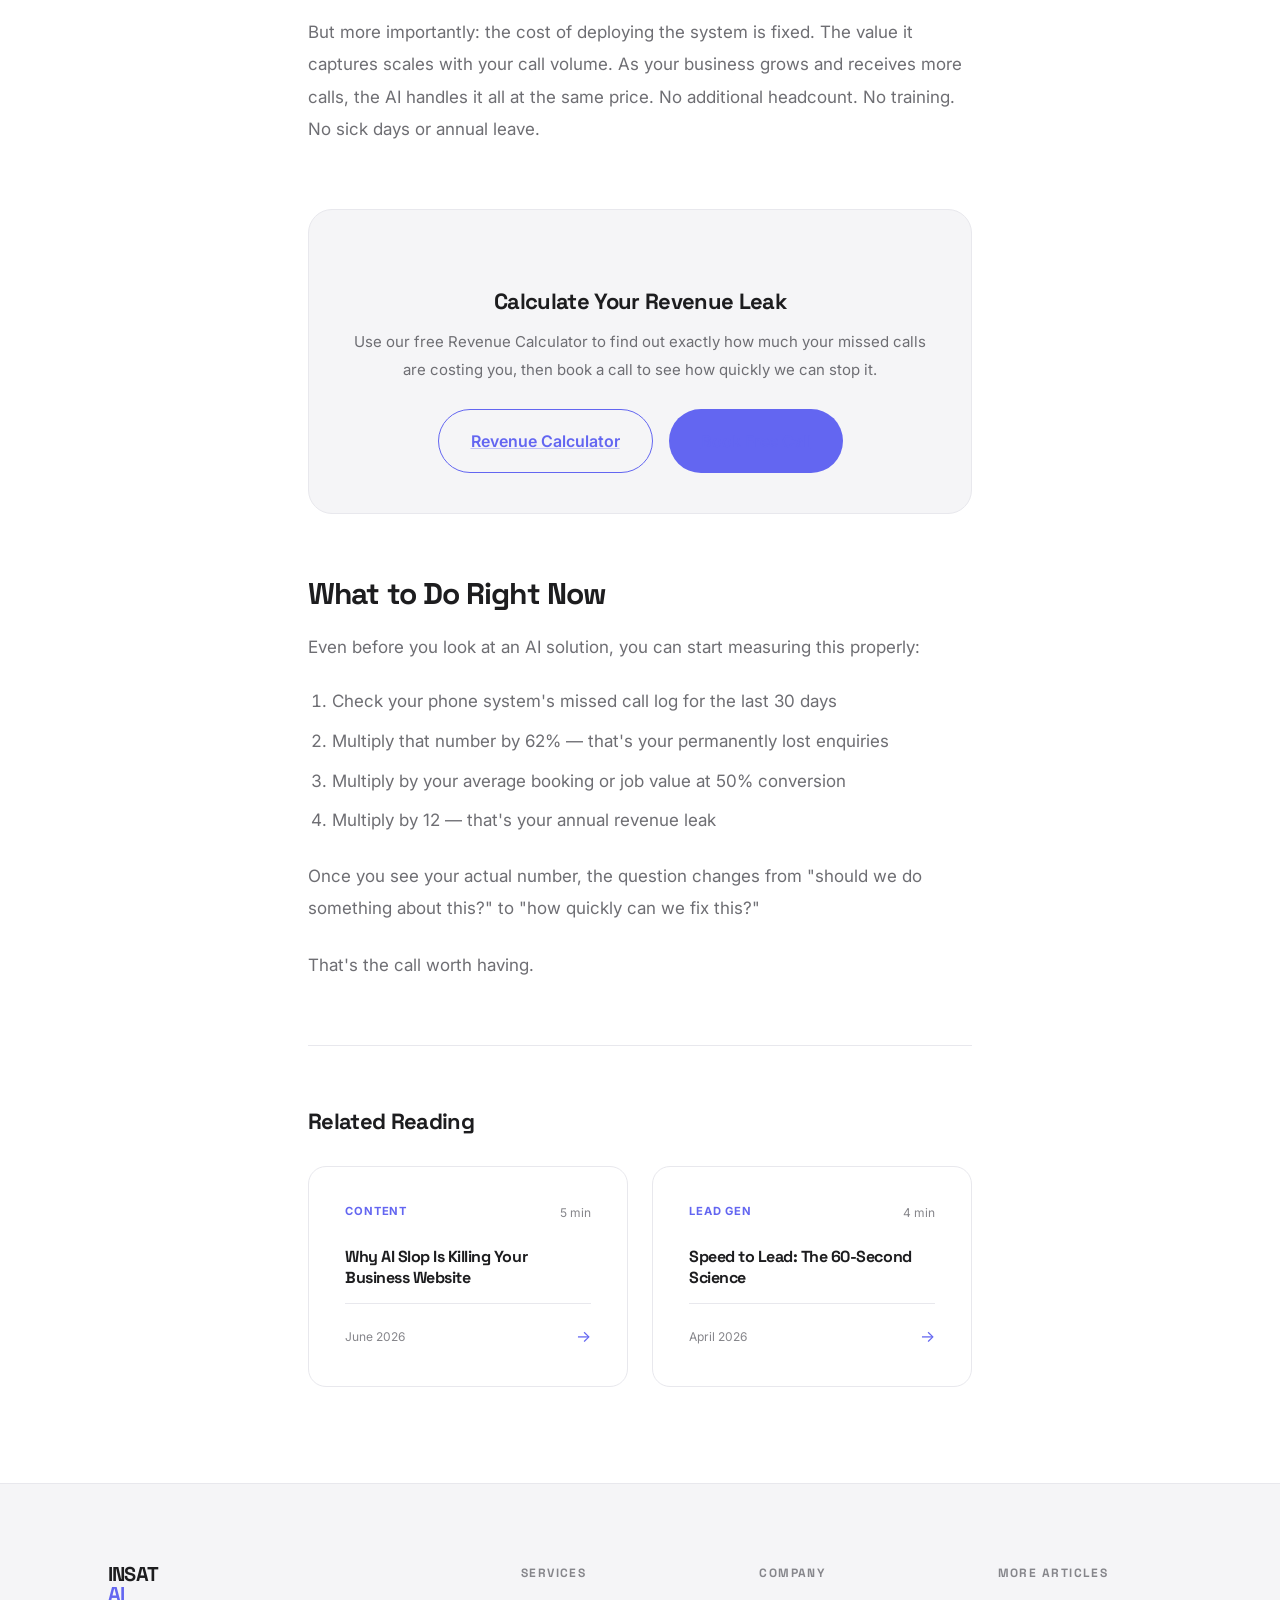
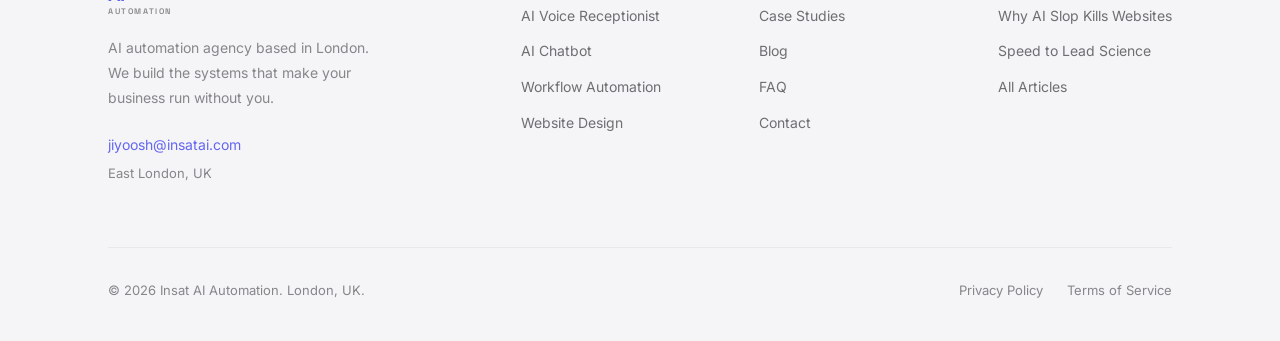
<file: blog/true-cost-of-missed-calls.html>
<!DOCTYPE html>
<html lang="en-GB">
<head>
  <meta charset="UTF-8">
  <meta name="viewport" content="width=device-width, initial-scale=1.0">
  <title>The True Cost of Missed Calls for UK Small Businesses | INSAT AI Blog</title>
  <meta name="description" content="62% of callers who hit voicemail never call back. We break down the exact revenue cost of missed calls for UK service businesses — and how to stop the leak.">
  <link rel="canonical" href="https://insatai.com/blog/true-cost-of-missed-calls.html">
  <meta property="og:type" content="article">
  <meta property="og:url" content="https://insatai.com/blog/true-cost-of-missed-calls.html">
  <meta property="og:title" content="The True Cost of Missed Calls for UK Small Businesses | INSAT AI">
  <meta property="og:description" content="62% of callers who hit voicemail never call back. We break down the exact revenue cost — and how AI solves it permanently.">
  <meta property="og:locale" content="en_GB">
  <link rel="preconnect" href="https://fonts.googleapis.com">
  <link rel="preconnect" href="https://fonts.gstatic.com" crossorigin>
  <link href="https://fonts.googleapis.com/css2?family=Space+Grotesk:wght@400;500;600;700;800&family=Inter:wght@300;400;500;600&display=swap" rel="stylesheet">
  <link rel="stylesheet" href="../css/style.css">
  <script type="application/ld+json">
  {
    "@context": "https://schema.org",
    "@type": "Article",
    "headline": "The True Cost of Missed Calls: What UK Small Businesses Don't Track",
    "description": "62% of callers who hit voicemail never call back. We break down the exact revenue cost of missed calls for UK service businesses.",
    "datePublished": "2026-05-15",
    "dateModified": "2026-06-14",
    "author": {
      "@type": "Person",
      "name": "Jiyoosh Karayil",
      "url": "https://linkedin.com/in/jiyooshkarayil"
    },
    "publisher": {
      "@type": "Organization",
      "name": "INSAT AI Automation",
      "url": "https://insatai.com"
    },
    "mainEntityOfPage": {
      "@type": "WebPage",
      "@id": "https://insatai.com/blog/true-cost-of-missed-calls.html"
    },
    "keywords": ["missed calls", "revenue loss", "AI receptionist", "UK small business", "lead generation", "London business"]
  }
  </script>
</head>
<body>

  <nav id="nav">
    <div class="nav-inner">
      <a href="../index.html" class="brand">INSAT<span>AI</span><small>AUTOMATION</small></a>
      <ul class="nav-menu">
        <li><a href="../index.html#services">Services</a></li>
        <li><a href="../case-studies.html">Case Studies</a></li>
        <li><a href="../blog.html" style="color:var(--text-1)">Blog</a></li>
        <li><a href="../index.html#calculator">Revenue Calculator</a></li>
        <li><a href="../index.html#demo">Live Demo</a></li>
      </ul>
      <a href="https://cal.com/insatai-automation-nxzsxh/insat-ai-booking" class="btn btn-primary nav-cta" target="_blank" rel="noopener">Book a Call</a>
      <button class="hamburger" aria-label="Open menu"><span></span><span></span><span></span></button>
    </div>
  </nav>

  <div class="mobile-nav">
    <a href="../index.html#services">Services</a>
    <a href="../case-studies.html">Case Studies</a>
    <a href="../blog.html">Blog</a>
    <a href="../index.html#calculator">Revenue Calculator</a>
    <a href="../index.html#demo">Live Demo</a>
    <a href="https://cal.com/insatai-automation-nxzsxh/insat-ai-booking" class="btn btn-primary btn-lg" target="_blank" rel="noopener">Book a Call</a>
  </div>

  <section class="article-hero">
    <div class="article-hero-glow" aria-hidden="true"></div>
    <div class="container">
      <nav class="article-breadcrumb" aria-label="Breadcrumb">
        <a href="../index.html">Home</a>
        <span class="article-breadcrumb-sep" aria-hidden="true">/</span>
        <a href="../blog.html">Blog</a>
        <span class="article-breadcrumb-sep" aria-hidden="true">/</span>
        <span>True Cost of Missed Calls</span>
      </nav>

      <div class="rv">
        <span class="label">Revenue</span>
      </div>

      <h1 class="rv d1" style="font-size:clamp(2.25rem,5vw,3.75rem); max-width:820px; margin-top:1.25rem;">
        The True Cost of Missed Calls:<br>
        <span class="grad-text">What UK Small Businesses Don't Track</span>
      </h1>

      <div class="article-meta-row rv d2">
        <span class="article-meta-tag">6 min read</span>
        <span class="article-meta-info">By Jiyoosh Karayil &middot; May 2026</span>
      </div>
    </div>
  </section>

  <div class="article-container">
    <article class="article-body rv">

      <p>
        Most small business owners know they miss calls. What they don't know is the precise pound value
        of each one &mdash; and when that number lands on paper, it changes the conversation entirely.
      </p>

      <p>
        This isn't a theoretical exercise. We've run this calculation with dozens of UK service businesses
        and the results are consistently uncomfortable. Not because the maths is complex, but because
        it reveals a problem hiding in plain sight.
      </p>

      <h2>The Numbers Most Business Owners Don't Know</h2>

      <p>Let's start with what the research tells us:</p>

      <div class="article-stat-block">
        <div class="article-stat">
          <div class="article-stat-n">62%</div>
          <div class="article-stat-l">of callers who hit voicemail never call back</div>
        </div>
        <div class="article-stat">
          <div class="article-stat-n">38%</div>
          <div class="article-stat-l">average missed call rate for UK SMBs during business hours</div>
        </div>
        <div class="article-stat">
          <div class="article-stat-n">37%</div>
          <div class="article-stat-l">of inbound enquiries arrive outside 9–5 working hours</div>
        </div>
      </div>

      <p>
        Let those sink in for a moment. If you receive 60 calls a month and miss 38% of them,
        that's 23 missed calls. If 62% of those don't call back, that's 14 permanently lost enquiries
        every single month. Not chased up late. Not handed to a competitor who answered faster.
        <strong>Gone. Permanently.</strong>
      </p>

      <h2>The Maths: Calculate Your Revenue Leak</h2>

      <p>
        Let's run the actual calculation for a typical London service business. We'll use a beauty
        salon as our example, but the numbers work for any service business — from a trades company
        to a legal firm.
      </p>

      <div class="article-callout">
        <p>
          <strong>Example: East London Beauty Salon</strong><br>
          Monthly calls: 80 &middot; Miss rate: 35% &middot; Average booking value: £85
          <br><br>
          Missed calls: 28 per month<br>
          Callers who don't call back (62%): ~17 per month<br>
          Revenue lost (at 50% call-to-booking conversion): <strong>£722/month</strong><br>
          Annual revenue leak: <strong>£8,664/year</strong>
        </p>
      </div>

      <p>
        That's £8,664 a year. For one business. Not from poor service, not from bad reviews, not from
        failed marketing &mdash; from simply not answering the phone consistently.
      </p>

      <p>
        Now scale this to a trades business with a £400 average job value. Or a legal firm charging £200/hour.
        Or a property management company with £1,200 monthly management fees. The number grows very quickly.
      </p>

      <h2>Why "We Get Back to Them" Doesn't Work</h2>

      <p>
        The most common response business owners have when they first see this calculation is:
        "But we call back everyone who leaves a voicemail."
      </p>

      <p>
        The problem is twofold. First, 62% of callers <em>don't leave a voicemail</em>. They hang up
        and search for the next business. Second, even for those who do leave a message, there's a
        time decay on lead conversion that's brutal.
      </p>

      <h3>The 5-Minute Rule</h3>

      <p>
        Research from Harvard Business Review and MIT's Sloan School found that contacting a
        lead within 5 minutes of their initial enquiry makes you <strong>100 times more likely to
        convert them</strong> than reaching out 30 minutes later.
      </p>

      <p>
        By the time you've finished your current appointment, called back, left a voicemail, and
        waited for them to return your call, you've already lost the lead psychologically. They've
        moved on. Either to a competitor who answered, or to the comfort of doing nothing.
      </p>

      <h2>After Hours: The Problem Nobody Talks About</h2>

      <p>
        Here's the part of this story that surprises most business owners: 37% of service enquiries
        come outside standard business hours. Evenings, weekends, bank holidays.
      </p>

      <p>
        Think about your own behaviour as a consumer. When do you search for a plumber, a salon,
        a solicitor? Often it's Sunday afternoon when you're not at work and actually have time to
        sort things out. That's when your potential customers are searching too.
      </p>

      <p>
        If your business goes dark after 6pm and on weekends, you're invisible during one of the
        most active buying windows in the week.
      </p>

      <h2>The Competitor Advantage</h2>

      <p>
        Here's the uncomfortable truth that makes this worse: those missed calls didn't evaporate.
        Someone else answered them.
      </p>

      <p>
        Increasingly, that someone else has an AI receptionist that answers on the first ring,
        qualifies the lead, answers their questions, and books them directly into a calendar &mdash;
        all while you were on your current call or off the clock.
      </p>

      <p>
        This is creating a compounding competitive disadvantage. The businesses that solve this
        problem first are capturing a disproportionate share of inbound demand. They're not
        necessarily better at the actual service. They're just more accessible.
      </p>

      <div class="article-callout">
        <p>
          <strong>The real cost of a missed call isn't just the lost revenue.</strong> It's the compound effect:
          that person now has a relationship with your competitor. They'll likely refer friends to that business.
          They'll leave a review there. One missed call can cost a lifetime of repeat and referral business.
        </p>
      </div>

      <h2>What Solving This Actually Looks Like</h2>

      <p>
        The traditional solutions to this problem all have significant limitations:
      </p>

      <ul>
        <li><strong>Hiring a receptionist:</strong> £18,000–25,000/year. Limited to business hours. Can't scale.</li>
        <li><strong>Virtual receptionist services:</strong> £100–400/month. Still limited hours. Quality inconsistent. No calendar integration.</li>
        <li><strong>Call answering services:</strong> Take messages, but don't qualify leads or book appointments.</li>
        <li><strong>Voicemail:</strong> 62% of callers hang up before leaving one.</li>
      </ul>

      <p>
        The AI approach is different. A well-configured AI voice agent answers every call within
        2 rings, 24 hours a day, 7 days a week. It handles questions about your services, captures
        lead details, qualifies intent, and books directly into your calendar &mdash; for a fraction
        of the cost of a human receptionist.
      </p>

      <p>
        This is what we deployed for ND Stars in East London. Their missed call rate dropped to zero.
        Not because we hired more staff. Because the AI answers every call that comes in, at any hour.
      </p>

      <h2>The ROI Calculation</h2>

      <p>
        An AI voice receptionist from INSAT starts from around £300/month. For a business losing
        £722/month in missed-call revenue (our beauty salon example), the ROI is immediate.
      </p>

      <p>
        But more importantly: the cost of deploying the system is fixed. The value it captures scales
        with your call volume. As your business grows and receives more calls, the AI handles it all
        at the same price. No additional headcount. No training. No sick days or annual leave.
      </p>

      <div class="article-cta">
        <h3>Calculate Your Revenue Leak</h3>
        <p>Use our free Revenue Calculator to find out exactly how much your missed calls are costing you, then book a call to see how quickly we can stop it.</p>
        <div style="display:flex; gap:1rem; justify-content:center; flex-wrap:wrap;">
          <a href="../index.html#calculator" class="btn btn-outline btn-lg">Revenue Calculator</a>
          <a href="https://cal.com/insatai-automation-nxzsxh/insat-ai-consultation" class="btn btn-primary btn-lg" target="_blank" rel="noopener">Book Free Call</a>
        </div>
      </div>

      <h2>What to Do Right Now</h2>

      <p>
        Even before you look at an AI solution, you can start measuring this properly:
      </p>

      <ol>
        <li>Check your phone system's missed call log for the last 30 days</li>
        <li>Multiply that number by 62% — that's your permanently lost enquiries</li>
        <li>Multiply by your average booking or job value at 50% conversion</li>
        <li>Multiply by 12 — that's your annual revenue leak</li>
      </ol>

      <p>
        Once you see your actual number, the question changes from "should we do something about this?"
        to "how quickly can we fix this?"
      </p>

      <p>
        That's the call worth having.
      </p>

    </article>

    <div style="border-top: 1px solid var(--border); padding-top: 4rem; margin-top: 4rem;">
      <h3 style="font-size:1.375rem; margin-bottom:2rem;">Related Reading</h3>
      <div style="display:grid; grid-template-columns:1fr 1fr; gap:1.5rem;">
        <a href="why-avoid-ai-slop.html" class="blog-card" style="animation:none; opacity:1; transform:none;">
          <div class="blog-card-top">
            <div class="blog-tag">Content</div>
            <div class="blog-read-time">5 min</div>
          </div>
          <h3 style="font-size:1rem;">Why AI Slop Is Killing Your Business Website</h3>
          <div class="blog-card-footer">
            <span class="blog-date">June 2026</span>
            <span class="blog-arrow">&rarr;</span>
          </div>
        </a>
        <a href="speed-to-lead.html" class="blog-card" style="animation:none; opacity:1; transform:none;">
          <div class="blog-card-top">
            <div class="blog-tag">Lead Gen</div>
            <div class="blog-read-time">4 min</div>
          </div>
          <h3 style="font-size:1rem;">Speed to Lead: The 60-Second Science</h3>
          <div class="blog-card-footer">
            <span class="blog-date">April 2026</span>
            <span class="blog-arrow">&rarr;</span>
          </div>
        </a>
      </div>
    </div>
  </div>

  <footer>
    <div class="container">
      <div class="footer-grid">
        <div class="footer-brand">
          <a href="../index.html" class="brand">INSAT<span>AI</span><small>AUTOMATION</small></a>
          <p>AI automation agency based in London. We build the systems that make your business run without you.</p>
          <div class="footer-contact">
            <a href="mailto:jiyoosh@insatai.com" class="footer-contact-link">jiyoosh@insatai.com</a>
            <span class="footer-location">East London, UK</span>
          </div>
        </div>
        <div class="footer-col">
          <h5>Services</h5>
          <ul>
            <li><a href="../index.html#services">AI Voice Receptionist</a></li>
            <li><a href="../index.html#services">AI Chatbot</a></li>
            <li><a href="../index.html#services">Workflow Automation</a></li>
            <li><a href="../index.html#services">Website Design</a></li>
          </ul>
        </div>
        <div class="footer-col">
          <h5>Company</h5>
          <ul>
            <li><a href="../case-studies.html">Case Studies</a></li>
            <li><a href="../blog.html">Blog</a></li>
            <li><a href="../index.html#faq">FAQ</a></li>
            <li><a href="mailto:jiyoosh@insatai.com">Contact</a></li>
          </ul>
        </div>
        <div class="footer-col">
          <h5>More Articles</h5>
          <ul>
            <li><a href="why-avoid-ai-slop.html">Why AI Slop Kills Websites</a></li>
            <li><a href="speed-to-lead.html">Speed to Lead Science</a></li>
            <li><a href="../blog.html">All Articles</a></li>
          </ul>
        </div>
      </div>
      <div class="footer-bottom">
        <div>&copy; 2026 Insat AI Automation. London, UK.</div>
        <div class="footer-bottom-links">
          <a href="#">Privacy Policy</a>
          <a href="#">Terms of Service</a>
        </div>
      </div>
    </div>
  </footer>

  <script src="../js/main.js"></script>
</body>
</html>
</file>
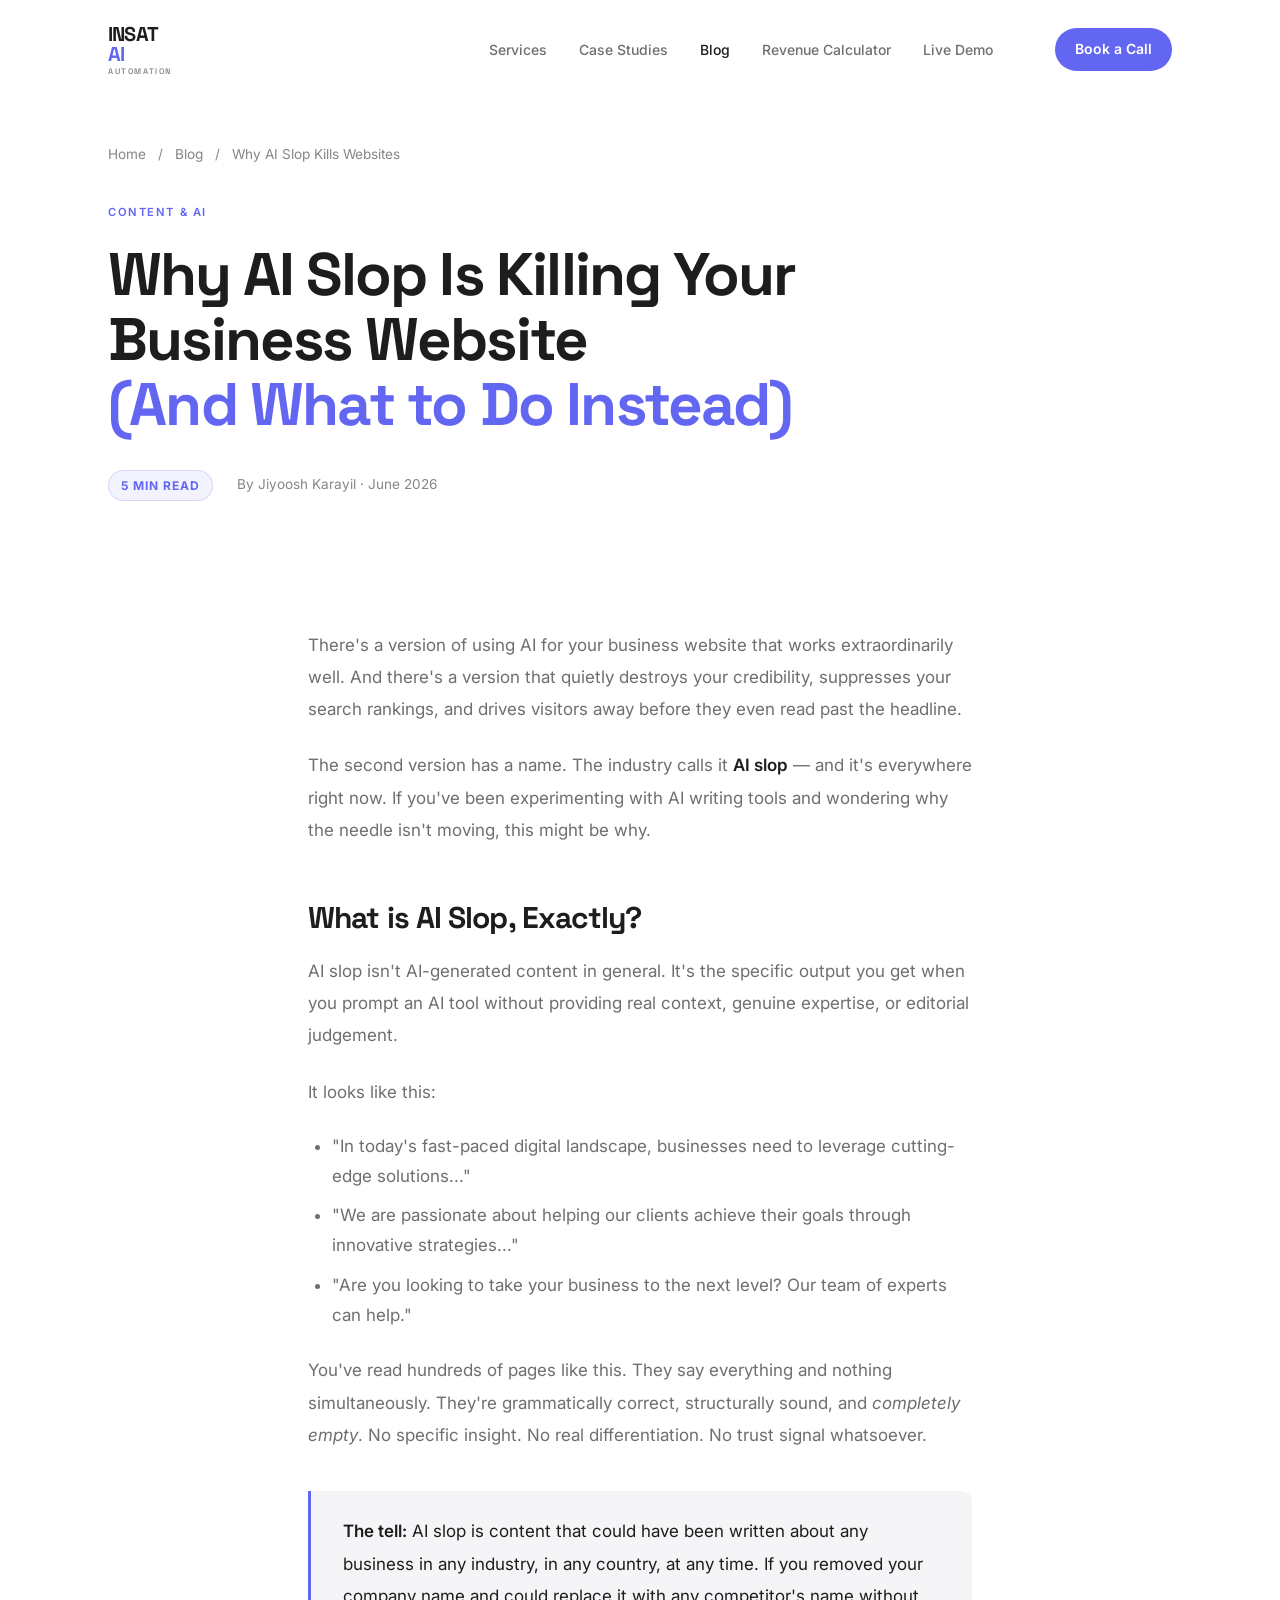
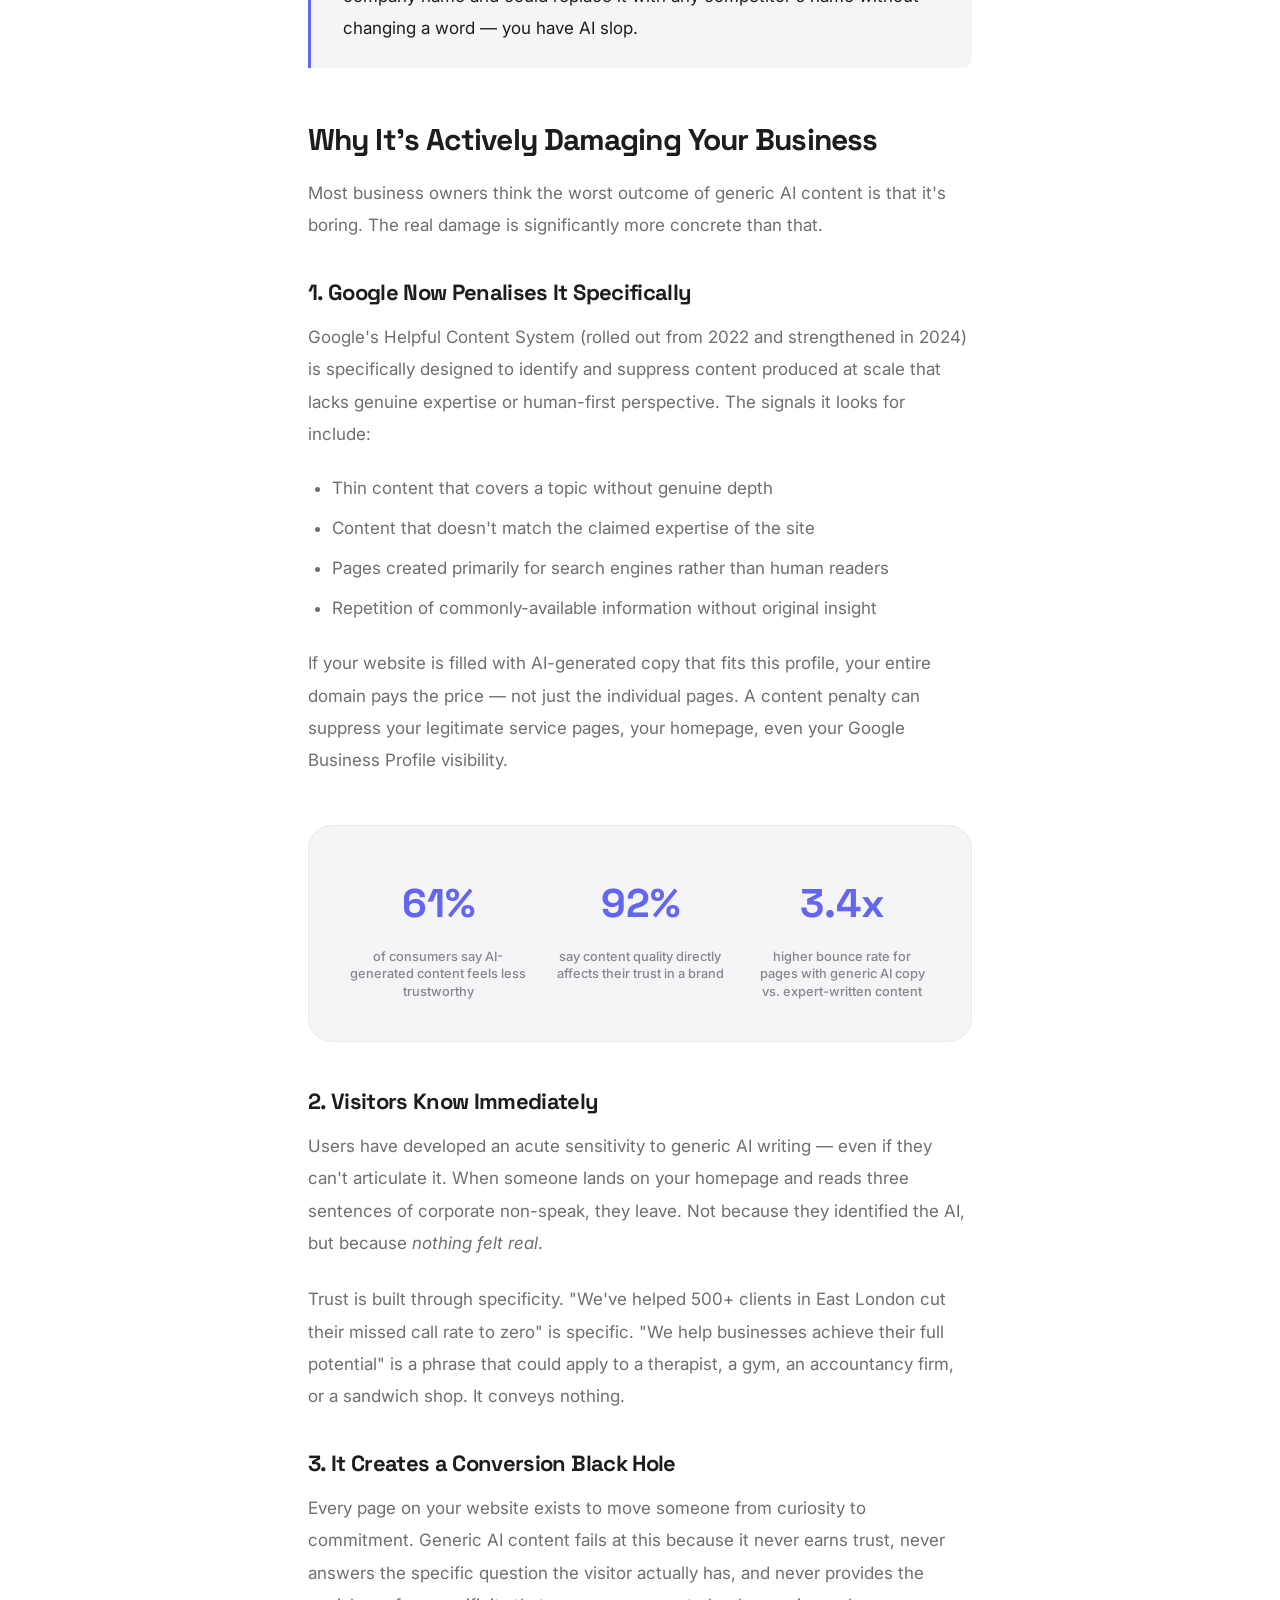
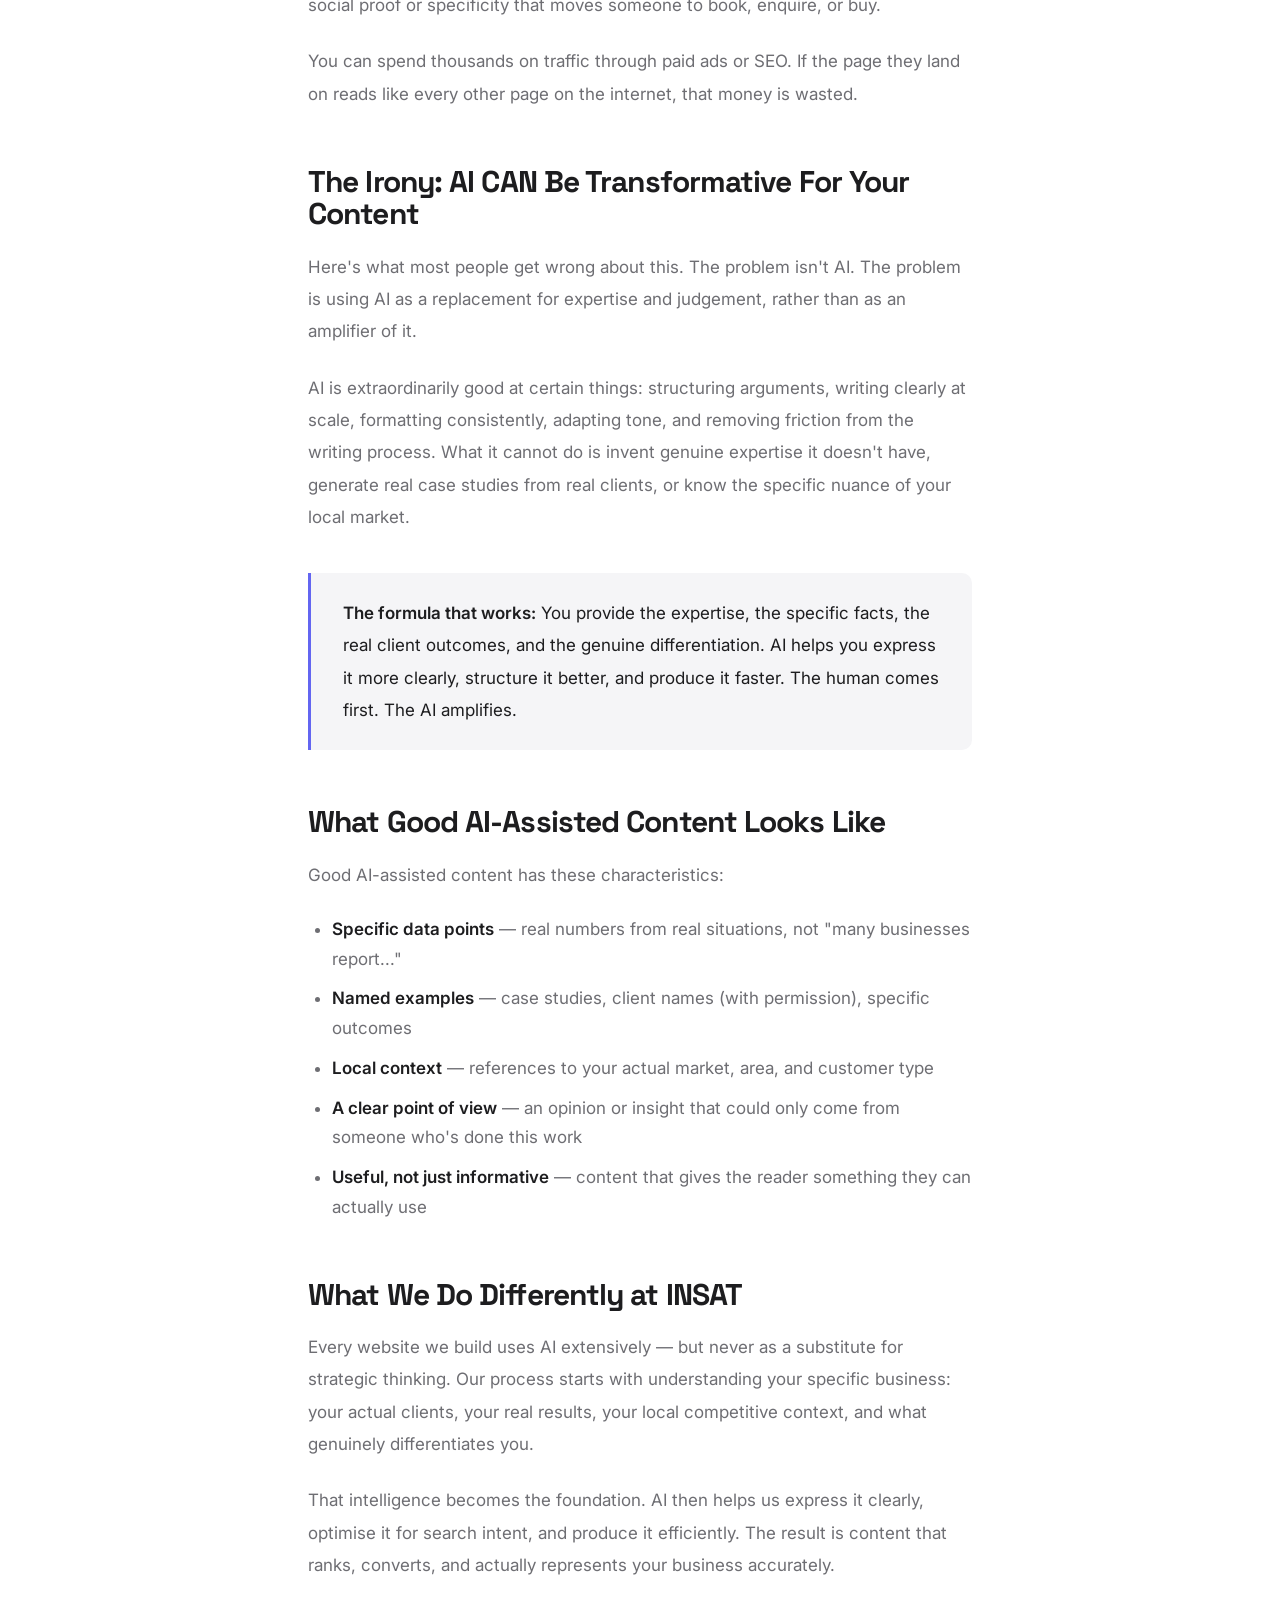
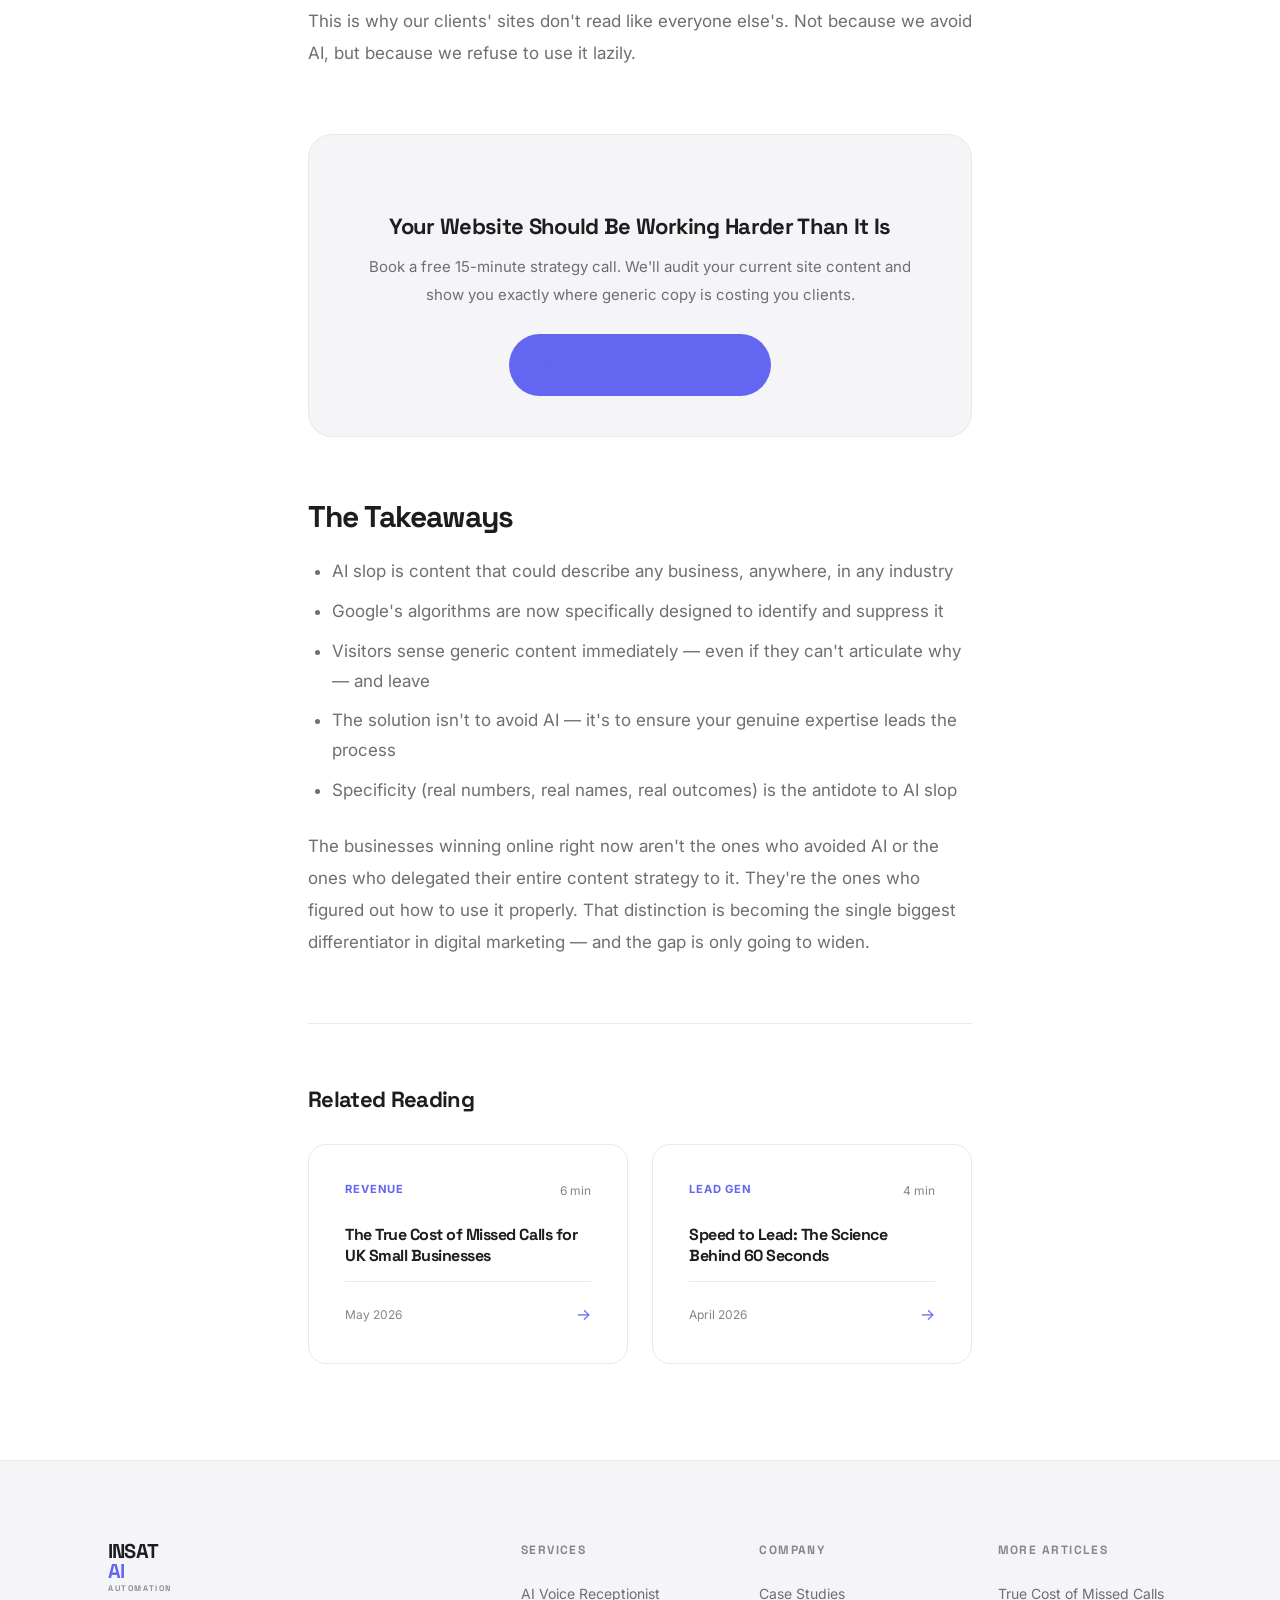
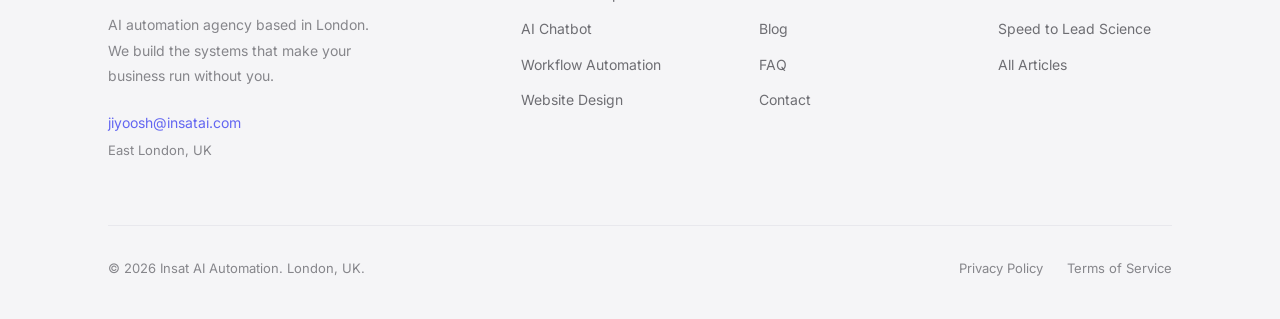
<file: blog/why-avoid-ai-slop.html>
<!DOCTYPE html>
<html lang="en-GB">
<head>
  <meta charset="UTF-8">
  <meta name="viewport" content="width=device-width, initial-scale=1.0">
  <title>Why AI Slop Is Killing Your Business Website | INSAT AI Blog</title>
  <meta name="description" content="Generic AI content doesn't just bore visitors — it actively damages your SEO rankings, trust signals, and conversion rate. Here's the difference between AI slop and AI used strategically.">
  <link rel="canonical" href="https://insatai.com/blog/why-avoid-ai-slop.html">
  <meta property="og:type" content="article">
  <meta property="og:url" content="https://insatai.com/blog/why-avoid-ai-slop.html">
  <meta property="og:title" content="Why AI Slop Is Killing Your Business Website | INSAT AI">
  <meta property="og:description" content="Generic AI content actively damages your SEO, trust, and conversions. We explain the difference between AI slop and AI done with strategy.">
  <meta property="og:locale" content="en_GB">
  <link rel="preconnect" href="https://fonts.googleapis.com">
  <link rel="preconnect" href="https://fonts.gstatic.com" crossorigin>
  <link href="https://fonts.googleapis.com/css2?family=Space+Grotesk:wght@400;500;600;700;800&family=Inter:wght@300;400;500;600&display=swap" rel="stylesheet">
  <link rel="stylesheet" href="../css/style.css">
  <script type="application/ld+json">
  {
    "@context": "https://schema.org",
    "@type": "Article",
    "headline": "Why AI Slop Is Killing Your Business Website (And What to Do Instead)",
    "description": "Generic AI content doesn't just bore visitors — it actively damages your SEO rankings, trust signals, and conversion rate.",
    "datePublished": "2026-06-01",
    "dateModified": "2026-06-14",
    "author": {
      "@type": "Person",
      "name": "Jiyoosh Karayil",
      "url": "https://linkedin.com/in/jiyooshkarayil"
    },
    "publisher": {
      "@type": "Organization",
      "name": "INSAT AI Automation",
      "url": "https://insatai.com"
    },
    "mainEntityOfPage": {
      "@type": "WebPage",
      "@id": "https://insatai.com/blog/why-avoid-ai-slop.html"
    },
    "keywords": ["AI content", "AI slop", "website content", "SEO", "content marketing", "London business"]
  }
  </script>
</head>
<body>

  <nav id="nav">
    <div class="nav-inner">
      <a href="../index.html" class="brand">INSAT<span>AI</span><small>AUTOMATION</small></a>
      <ul class="nav-menu">
        <li><a href="../index.html#services">Services</a></li>
        <li><a href="../case-studies.html">Case Studies</a></li>
        <li><a href="../blog.html" style="color:var(--text-1)">Blog</a></li>
        <li><a href="../index.html#calculator">Revenue Calculator</a></li>
        <li><a href="../index.html#demo">Live Demo</a></li>
      </ul>
      <a href="https://cal.com/insatai-automation-nxzsxh/insat-ai-booking" class="btn btn-primary nav-cta" target="_blank" rel="noopener">Book a Call</a>
      <button class="hamburger" aria-label="Open menu"><span></span><span></span><span></span></button>
    </div>
  </nav>

  <div class="mobile-nav">
    <a href="../index.html#services">Services</a>
    <a href="../case-studies.html">Case Studies</a>
    <a href="../blog.html">Blog</a>
    <a href="../index.html#calculator">Revenue Calculator</a>
    <a href="../index.html#demo">Live Demo</a>
    <a href="https://cal.com/insatai-automation-nxzsxh/insat-ai-booking" class="btn btn-primary btn-lg" target="_blank" rel="noopener">Book a Call</a>
  </div>

  <!-- Article Hero -->
  <section class="article-hero">
    <div class="article-hero-glow" aria-hidden="true"></div>
    <div class="container">
      <nav class="article-breadcrumb" aria-label="Breadcrumb">
        <a href="../index.html">Home</a>
        <span class="article-breadcrumb-sep" aria-hidden="true">/</span>
        <a href="../blog.html">Blog</a>
        <span class="article-breadcrumb-sep" aria-hidden="true">/</span>
        <span>Why AI Slop Kills Websites</span>
      </nav>

      <div class="rv">
        <span class="label">Content &amp; AI</span>
      </div>

      <h1 class="rv d1" style="font-size:clamp(2.25rem,5vw,3.75rem); max-width:820px; margin-top:1.25rem;">
        Why AI Slop Is Killing Your Business Website<br>
        <span class="grad-text">(And What to Do Instead)</span>
      </h1>

      <div class="article-meta-row rv d2">
        <span class="article-meta-tag">5 min read</span>
        <span class="article-meta-info">By Jiyoosh Karayil &middot; June 2026</span>
      </div>
    </div>
  </section>

  <!-- Article Body -->
  <div class="article-container">
    <article class="article-body rv">

      <p>
        There's a version of using AI for your business website that works extraordinarily well.
        And there's a version that quietly destroys your credibility, suppresses your search rankings,
        and drives visitors away before they even read past the headline.
      </p>

      <p>
        The second version has a name. The industry calls it <strong>AI slop</strong> &mdash; and it's
        everywhere right now. If you've been experimenting with AI writing tools and wondering why the
        needle isn't moving, this might be why.
      </p>

      <h2>What is AI Slop, Exactly?</h2>

      <p>
        AI slop isn't AI-generated content in general. It's the specific output you get when you prompt
        an AI tool without providing real context, genuine expertise, or editorial judgement.
      </p>

      <p>It looks like this:</p>

      <ul>
        <li>"In today's fast-paced digital landscape, businesses need to leverage cutting-edge solutions..."</li>
        <li>"We are passionate about helping our clients achieve their goals through innovative strategies..."</li>
        <li>"Are you looking to take your business to the next level? Our team of experts can help."</li>
      </ul>

      <p>
        You've read hundreds of pages like this. They say everything and nothing simultaneously.
        They're grammatically correct, structurally sound, and <em>completely empty</em>.
        No specific insight. No real differentiation. No trust signal whatsoever.
      </p>

      <div class="article-callout">
        <p><strong>The tell:</strong> AI slop is content that could have been written about any business in any industry, in any country, at any time. If you removed your company name and could replace it with any competitor's name without changing a word &mdash; you have AI slop.</p>
      </div>

      <h2>Why It's Actively Damaging Your Business</h2>

      <p>
        Most business owners think the worst outcome of generic AI content is that it's boring.
        The real damage is significantly more concrete than that.
      </p>

      <h3>1. Google Now Penalises It Specifically</h3>

      <p>
        Google's Helpful Content System (rolled out from 2022 and strengthened in 2024) is specifically
        designed to identify and suppress content produced at scale that lacks genuine expertise or
        human-first perspective. The signals it looks for include:
      </p>

      <ul>
        <li>Thin content that covers a topic without genuine depth</li>
        <li>Content that doesn't match the claimed expertise of the site</li>
        <li>Pages created primarily for search engines rather than human readers</li>
        <li>Repetition of commonly-available information without original insight</li>
      </ul>

      <p>
        If your website is filled with AI-generated copy that fits this profile, your entire domain
        pays the price &mdash; not just the individual pages. A content penalty can suppress your
        legitimate service pages, your homepage, even your Google Business Profile visibility.
      </p>

      <div class="article-stat-block">
        <div class="article-stat">
          <div class="article-stat-n">61%</div>
          <div class="article-stat-l">of consumers say AI-generated content feels less trustworthy</div>
        </div>
        <div class="article-stat">
          <div class="article-stat-n">92%</div>
          <div class="article-stat-l">say content quality directly affects their trust in a brand</div>
        </div>
        <div class="article-stat">
          <div class="article-stat-n">3.4x</div>
          <div class="article-stat-l">higher bounce rate for pages with generic AI copy vs. expert-written content</div>
        </div>
      </div>

      <h3>2. Visitors Know Immediately</h3>

      <p>
        Users have developed an acute sensitivity to generic AI writing &mdash; even if they can't
        articulate it. When someone lands on your homepage and reads three sentences of corporate
        non-speak, they leave. Not because they identified the AI, but because <em>nothing felt real</em>.
      </p>

      <p>
        Trust is built through specificity. "We've helped 500+ clients in East London cut their
        missed call rate to zero" is specific. "We help businesses achieve their full potential"
        is a phrase that could apply to a therapist, a gym, an accountancy firm, or a sandwich shop.
        It conveys nothing.
      </p>

      <h3>3. It Creates a Conversion Black Hole</h3>

      <p>
        Every page on your website exists to move someone from curiosity to commitment. Generic AI
        content fails at this because it never earns trust, never answers the specific question
        the visitor actually has, and never provides the social proof or specificity that moves
        someone to book, enquire, or buy.
      </p>

      <p>
        You can spend thousands on traffic through paid ads or SEO. If the page they land on reads
        like every other page on the internet, that money is wasted.
      </p>

      <h2>The Irony: AI CAN Be Transformative For Your Content</h2>

      <p>
        Here's what most people get wrong about this. The problem isn't AI. The problem is
        using AI as a replacement for expertise and judgement, rather than as an amplifier of it.
      </p>

      <p>
        AI is extraordinarily good at certain things: structuring arguments, writing clearly
        at scale, formatting consistently, adapting tone, and removing friction from the writing
        process. What it cannot do is invent genuine expertise it doesn't have, generate real
        case studies from real clients, or know the specific nuance of your local market.
      </p>

      <div class="article-callout">
        <p><strong>The formula that works:</strong> You provide the expertise, the specific facts, the real client outcomes, and the genuine differentiation. AI helps you express it more clearly, structure it better, and produce it faster. The human comes first. The AI amplifies.</p>
      </div>

      <h2>What Good AI-Assisted Content Looks Like</h2>

      <p>
        Good AI-assisted content has these characteristics:
      </p>

      <ul>
        <li><strong>Specific data points</strong> — real numbers from real situations, not "many businesses report..."</li>
        <li><strong>Named examples</strong> — case studies, client names (with permission), specific outcomes</li>
        <li><strong>Local context</strong> — references to your actual market, area, and customer type</li>
        <li><strong>A clear point of view</strong> — an opinion or insight that could only come from someone who's done this work</li>
        <li><strong>Useful, not just informative</strong> — content that gives the reader something they can actually use</li>
      </ul>

      <h2>What We Do Differently at INSAT</h2>

      <p>
        Every website we build uses AI extensively &mdash; but never as a substitute for strategic
        thinking. Our process starts with understanding your specific business: your actual clients,
        your real results, your local competitive context, and what genuinely differentiates you.
      </p>

      <p>
        That intelligence becomes the foundation. AI then helps us express it clearly, optimise it
        for search intent, and produce it efficiently. The result is content that ranks, converts,
        and actually represents your business accurately.
      </p>

      <p>
        This is why our clients' sites don't read like everyone else's. Not because we avoid AI,
        but because we refuse to use it lazily.
      </p>

      <div class="article-cta">
        <h3>Your Website Should Be Working Harder Than It Is</h3>
        <p>Book a free 15-minute strategy call. We'll audit your current site content and show you exactly where generic copy is costing you clients.</p>
        <a href="https://cal.com/insatai-automation-nxzsxh/insat-ai-consultation" class="btn btn-primary btn-lg" target="_blank" rel="noopener">Book Free Strategy Call &rarr;</a>
      </div>

      <h2>The Takeaways</h2>

      <ul>
        <li>AI slop is content that could describe any business, anywhere, in any industry</li>
        <li>Google's algorithms are now specifically designed to identify and suppress it</li>
        <li>Visitors sense generic content immediately &mdash; even if they can't articulate why &mdash; and leave</li>
        <li>The solution isn't to avoid AI &mdash; it's to ensure your genuine expertise leads the process</li>
        <li>Specificity (real numbers, real names, real outcomes) is the antidote to AI slop</li>
      </ul>

      <p>
        The businesses winning online right now aren't the ones who avoided AI or the ones who delegated
        their entire content strategy to it. They're the ones who figured out how to use it properly.
        That distinction is becoming the single biggest differentiator in digital marketing &mdash; and
        the gap is only going to widen.
      </p>

    </article>

    <!-- Related posts -->
    <div style="border-top: 1px solid var(--border); padding-top: 4rem; margin-top: 4rem;">
      <h3 style="font-size:1.375rem; margin-bottom:2rem;">Related Reading</h3>
      <div style="display:grid; grid-template-columns:1fr 1fr; gap:1.5rem;">
        <a href="true-cost-of-missed-calls.html" class="blog-card" style="animation:none; opacity:1; transform:none;">
          <div class="blog-card-top">
            <div class="blog-tag">Revenue</div>
            <div class="blog-read-time">6 min</div>
          </div>
          <h3 style="font-size:1rem;">The True Cost of Missed Calls for UK Small Businesses</h3>
          <div class="blog-card-footer">
            <span class="blog-date">May 2026</span>
            <span class="blog-arrow">&rarr;</span>
          </div>
        </a>
        <a href="speed-to-lead.html" class="blog-card" style="animation:none; opacity:1; transform:none;">
          <div class="blog-card-top">
            <div class="blog-tag">Lead Gen</div>
            <div class="blog-read-time">4 min</div>
          </div>
          <h3 style="font-size:1rem;">Speed to Lead: The Science Behind 60 Seconds</h3>
          <div class="blog-card-footer">
            <span class="blog-date">April 2026</span>
            <span class="blog-arrow">&rarr;</span>
          </div>
        </a>
      </div>
    </div>
  </div>

  <footer>
    <div class="container">
      <div class="footer-grid">
        <div class="footer-brand">
          <a href="../index.html" class="brand">INSAT<span>AI</span><small>AUTOMATION</small></a>
          <p>AI automation agency based in London. We build the systems that make your business run without you.</p>
          <div class="footer-contact">
            <a href="mailto:jiyoosh@insatai.com" class="footer-contact-link">jiyoosh@insatai.com</a>
            <span class="footer-location">East London, UK</span>
          </div>
        </div>
        <div class="footer-col">
          <h5>Services</h5>
          <ul>
            <li><a href="../index.html#services">AI Voice Receptionist</a></li>
            <li><a href="../index.html#services">AI Chatbot</a></li>
            <li><a href="../index.html#services">Workflow Automation</a></li>
            <li><a href="../index.html#services">Website Design</a></li>
          </ul>
        </div>
        <div class="footer-col">
          <h5>Company</h5>
          <ul>
            <li><a href="../case-studies.html">Case Studies</a></li>
            <li><a href="../blog.html">Blog</a></li>
            <li><a href="../index.html#faq">FAQ</a></li>
            <li><a href="mailto:jiyoosh@insatai.com">Contact</a></li>
          </ul>
        </div>
        <div class="footer-col">
          <h5>More Articles</h5>
          <ul>
            <li><a href="true-cost-of-missed-calls.html">True Cost of Missed Calls</a></li>
            <li><a href="speed-to-lead.html">Speed to Lead Science</a></li>
            <li><a href="../blog.html">All Articles</a></li>
          </ul>
        </div>
      </div>
      <div class="footer-bottom">
        <div>&copy; 2026 Insat AI Automation. London, UK.</div>
        <div class="footer-bottom-links">
          <a href="#">Privacy Policy</a>
          <a href="#">Terms of Service</a>
        </div>
      </div>
    </div>
  </footer>

  <script src="../js/main.js"></script>
</body>
</html>
</file>
<file: css/style.css>
/* ============================================================
   INSAT AI — Apple-Inspired Stylesheet
   ============================================================ */

@import url('https://fonts.googleapis.com/css2?family=Space+Grotesk:wght@400;500;600;700;800&family=Inter:wght@300;400;500;600&display=swap');

/* ── Variables ── */
:root {
  /* Backgrounds */
  --bg-white:     #FFFFFF;
  --bg-gray:      #F5F5F7;
  --bg-dark:      #1D1D1F;
  --bg-card:      #FFFFFF;

  /* Text */
  --text-1:       #1D1D1F;
  --text-2:       #6E6E73;
  --text-3:       #86868B;
  --text-inv:     #FFFFFF;
  --text-inv-2:   rgba(255,255,255,0.72);

  /* Accent */
  --accent:       #6366F1;
  --accent-d:     #4F51D9;
  --accent-soft:  rgba(99,102,241,0.08);

  /* Borders */
  --border:       #E8E8ED;
  --border-strong:#D2D2D7;

  /* Shadows */
  --shadow-s:     0 2px 12px rgba(0,0,0,0.06);
  --shadow-m:     0 8px 32px rgba(0,0,0,0.1);
  --shadow-l:     0 20px 60px rgba(0,0,0,0.14);

  /* Radius */
  --radius:       18px;
  --radius-s:     10px;
  --radius-l:     24px;
  --radius-xl:    32px;
  --radius-pill:  999px;

  /* Typography */
  --font-h:       'Space Grotesk', -apple-system, 'SF Pro Display', sans-serif;
  --font-b:       'Inter', -apple-system, 'SF Pro Text', sans-serif;

  /* Motion */
  --ease:         cubic-bezier(0.4, 0, 0.2, 1);
  --ease-spring:  cubic-bezier(0.34, 1.56, 0.64, 1);

  /* Spacing */
  --section-pad:  11rem;
}

/* ── Reset ── */
*, *::before, *::after { margin: 0; padding: 0; box-sizing: border-box; }
html { scroll-behavior: smooth; overflow-x: hidden; }
body {
  font-family: var(--font-b);
  background: var(--bg-white);
  color: var(--text-1);
  line-height: 1.6;
  overflow-x: hidden;
  -webkit-font-smoothing: antialiased;
}
img { display: block; max-width: 100%; }
a { text-decoration: none; color: inherit; }
button { font-family: inherit; cursor: pointer; border: none; background: none; }
ul, ol { list-style: none; }
::selection { background: rgba(99,102,241,0.15); color: var(--text-1); }

/* ── Container ── */
.container {
  width: 100%;
  max-width: 1160px;
  margin: 0 auto;
  padding: 0 3rem;
}

/* ── Typography ── */
h1, h2, h3, h4 {
  font-family: var(--font-h);
  font-weight: 700;
  letter-spacing: -0.03em;
  line-height: 1.08;
  color: var(--text-1);
}
.grad-text { color: var(--accent); }
.label {
  display: inline-block;
  font-family: var(--font-b);
  font-size: 0.7rem;
  font-weight: 600;
  text-transform: uppercase;
  letter-spacing: 0.14em;
  color: var(--accent);
}
.section-header {
  text-align: center;
  margin-bottom: 5rem;
}
.section-header h2 {
  font-size: clamp(2.25rem, 4.5vw, 3.5rem);
  margin-top: 1rem;
}
.section-header p {
  font-size: 1.125rem;
  color: var(--text-2);
  max-width: 580px;
  margin: 1.25rem auto 0;
  line-height: 1.8;
  font-weight: 400;
}

/* ── Buttons ── */
.btn {
  display: inline-flex;
  align-items: center;
  gap: 0.5rem;
  padding: 0.875rem 1.75rem;
  border-radius: var(--radius-pill);
  font-family: var(--font-b);
  font-size: 0.9375rem;
  font-weight: 600;
  transition: all 0.25s var(--ease);
  cursor: pointer;
  white-space: nowrap;
}
.btn-primary {
  background: var(--accent);
  color: #fff;
}
.btn-primary:hover {
  background: var(--accent-d);
  transform: translateY(-1px);
  box-shadow: 0 8px 24px rgba(99,102,241,0.3);
}
.btn-primary:active { transform: translateY(0); }
.btn-ghost {
  background: transparent;
  color: var(--text-1);
  border: 1.5px solid var(--border-strong);
}
.btn-ghost:hover {
  background: var(--bg-gray);
  border-color: var(--text-3);
  transform: translateY(-1px);
}
.btn-outline {
  background: transparent;
  color: var(--accent);
  border: 1.5px solid var(--accent);
}
.btn-outline:hover {
  background: var(--accent-soft);
  transform: translateY(-1px);
}
.btn-white {
  background: #fff;
  color: var(--text-1);
  font-weight: 700;
}
.btn-white:hover { background: #F0F0F0; transform: translateY(-1px); }
.btn-lg { padding: 1rem 2rem; font-size: 1rem; }

/* on dark bg */
.on-dark .btn-primary { background: #fff; color: var(--text-1); }
.on-dark .btn-primary:hover { background: #F0F0F0; box-shadow: 0 8px 24px rgba(0,0,0,0.2); }
.on-dark .btn-ghost { color: #fff; border-color: rgba(255,255,255,0.3); }
.on-dark .btn-ghost:hover { background: rgba(255,255,255,0.08); border-color: rgba(255,255,255,0.5); }

/* ══════════════════════════════════════════
   NAVIGATION
══════════════════════════════════════════ */
#nav {
  position: fixed;
  top: 0; left: 0; right: 0;
  z-index: 1000;
  transition: all 0.4s var(--ease);
}
#nav.scrolled {
  background: rgba(255,255,255,0.88);
  backdrop-filter: saturate(180%) blur(20px);
  -webkit-backdrop-filter: saturate(180%) blur(20px);
  border-bottom: 1px solid var(--border);
}
.nav-inner {
  max-width: 1160px;
  margin: 0 auto;
  padding: 1.5rem 3rem;
  display: flex;
  align-items: center;
  gap: 2rem;
}
.brand {
  font-family: var(--font-h);
  font-size: 1.25rem;
  font-weight: 800;
  letter-spacing: -0.04em;
  display: flex;
  flex-direction: column;
  line-height: 1;
  color: var(--text-1);
  flex-shrink: 0;
}
.brand span { color: var(--accent); }
.brand small {
  font-size: 0.5rem;
  font-weight: 600;
  letter-spacing: 0.2em;
  color: var(--text-3);
  text-transform: uppercase;
  margin-top: 3px;
}
.nav-menu {
  display: flex;
  gap: 0.25rem;
  margin-left: auto;
}
.nav-menu a {
  font-size: 0.875rem;
  font-weight: 500;
  color: var(--text-2);
  padding: 0.5rem 0.875rem;
  border-radius: var(--radius-s);
  transition: all 0.2s;
  white-space: nowrap;
}
.nav-menu a:hover { color: var(--text-1); background: var(--bg-gray); }
.nav-cta { margin-left: 1rem; padding: 0.625rem 1.25rem; font-size: 0.875rem; }
.hamburger {
  display: none;
  flex-direction: column;
  gap: 5px;
  padding: 0.5rem;
  margin-left: auto;
  cursor: pointer;
}
.hamburger span {
  display: block;
  width: 22px;
  height: 2px;
  background: var(--text-1);
  border-radius: 2px;
  transition: all 0.3s var(--ease);
  transform-origin: center;
}
.hamburger.open span:nth-child(1) { transform: translateY(7px) rotate(45deg); }
.hamburger.open span:nth-child(2) { opacity: 0; transform: scaleX(0); }
.hamburger.open span:nth-child(3) { transform: translateY(-7px) rotate(-45deg); }
.hamburger span:nth-child(3) { width: 14px; }

.mobile-nav {
  display: none;
  position: fixed;
  inset: 0;
  background: rgba(255,255,255,0.98);
  z-index: 999;
  padding: 6rem 2.5rem 2.5rem;
  flex-direction: column;
  gap: 0.5rem;
  opacity: 0;
  transform: translateY(-10px);
  transition: all 0.3s var(--ease);
}
.mobile-nav.open { display: flex; opacity: 1; transform: translateY(0); }
.mobile-nav a {
  font-size: 1.5rem;
  font-family: var(--font-h);
  font-weight: 700;
  color: var(--text-1);
  padding: 1rem 0;
  border-bottom: 1px solid var(--border);
  transition: color 0.2s;
}
.mobile-nav a:hover { color: var(--accent); }
.mobile-nav .btn { margin-top: 1.5rem; width: 100%; justify-content: center; }

/* ══════════════════════════════════════════
   HERO
══════════════════════════════════════════ */
#hero {
  min-height: 100vh;
  display: flex;
  align-items: center;
  padding: 12rem 3rem 8rem;
  position: relative;
  overflow: hidden;
  background: var(--bg-white);
}
.hero-dots {
  position: absolute;
  inset: 0;
  background-image: radial-gradient(circle, rgba(0,0,0,0.05) 1px, transparent 1px);
  background-size: 40px 40px;
  -webkit-mask-image: radial-gradient(ellipse 80% 80% at 50% 50%, black 0%, transparent 75%);
  mask-image: radial-gradient(ellipse 80% 80% at 50% 50%, black 0%, transparent 75%);
  pointer-events: none;
}
.hero-inner {
  max-width: 960px;
  margin: 0 auto;
  text-align: center;
  position: relative;
  z-index: 1;
}
.hero-tag {
  display: inline-flex;
  align-items: center;
  gap: 0.5rem;
  font-size: 0.8125rem;
  font-weight: 500;
  color: var(--text-2);
  border: 1px solid var(--border);
  padding: 0.5rem 1.25rem;
  border-radius: var(--radius-pill);
  margin-bottom: 2.5rem;
  letter-spacing: 0.03em;
  background: var(--bg-white);
}
.hero-tag-dot {
  width: 6px;
  height: 6px;
  background: #34C759;
  border-radius: 50%;
  flex-shrink: 0;
  animation: blink 2.5s ease-in-out infinite;
}
@keyframes blink {
  0%, 100% { opacity: 1; }
  50% { opacity: 0.3; }
}
#hero h1 {
  font-size: clamp(3.25rem, 8vw, 7rem);
  font-weight: 800;
  margin-bottom: 2rem;
  line-height: 1.03;
  color: var(--text-1);
}
.hero-sub {
  font-size: clamp(1.0625rem, 2vw, 1.3125rem);
  color: var(--text-2);
  max-width: 660px;
  margin: 0 auto 3rem;
  line-height: 1.8;
  font-weight: 400;
}
.hero-sub strong { color: var(--text-1); font-weight: 600; }
.hero-actions {
  display: flex;
  justify-content: center;
  flex-wrap: wrap;
  gap: 1rem;
  margin-bottom: 5rem;
}
.hero-stats {
  display: flex;
  justify-content: center;
  gap: 5rem;
  padding-top: 4rem;
  border-top: 1px solid var(--border);
  flex-wrap: wrap;
}
.h-stat { text-align: center; }
.h-stat-n {
  font-family: var(--font-h);
  font-size: 2.75rem;
  font-weight: 800;
  line-height: 1;
  margin-bottom: 0.5rem;
  color: var(--text-1);
}
.h-stat-n span { color: var(--accent); }
.h-stat-l {
  font-size: 0.8125rem;
  color: var(--text-3);
  font-weight: 500;
  text-transform: uppercase;
  letter-spacing: 0.08em;
}

/* ══════════════════════════════════════════
   TICKER
══════════════════════════════════════════ */
.ticker-wrap {
  overflow: hidden;
  padding: 1.25rem 0;
  border-top: 1px solid var(--border);
  border-bottom: 1px solid var(--border);
  background: var(--bg-gray);
}
.ticker-track {
  display: flex;
  gap: 4rem;
  animation: ticker-scroll 36s linear infinite;
  width: max-content;
}
.ticker-item {
  display: flex;
  align-items: center;
  gap: 0.875rem;
  font-size: 0.875rem;
  font-weight: 500;
  color: var(--text-3);
  white-space: nowrap;
}
.ticker-item .dot { width: 3px; height: 3px; background: var(--border-strong); border-radius: 50%; flex-shrink: 0; }
@keyframes ticker-scroll {
  0% { transform: translateX(0); }
  100% { transform: translateX(-50%); }
}

/* ══════════════════════════════════════════
   PAIN POINTS
══════════════════════════════════════════ */
#pain { padding: var(--section-pad) 0; background: var(--bg-gray); }
.pain-grid {
  display: grid;
  grid-template-columns: repeat(4, 1fr);
  gap: 1.25rem;
  margin-bottom: 4rem;
}
.pain-card {
  background: var(--bg-white);
  border: 1px solid var(--border);
  border-radius: var(--radius);
  padding: 2.5rem 2rem;
  transition: all 0.3s var(--ease);
}
.pain-card:hover {
  transform: translateY(-4px);
  box-shadow: var(--shadow-m);
  border-color: var(--border-strong);
}
.pain-stat {
  font-family: var(--font-h);
  font-size: 3.5rem;
  font-weight: 800;
  color: #EF4444;
  line-height: 1;
  margin-bottom: 1rem;
  letter-spacing: -0.04em;
}
.pain-card h3 {
  font-size: 1rem;
  margin-bottom: 0.75rem;
  letter-spacing: -0.02em;
  font-weight: 700;
  line-height: 1.3;
}
.pain-card p {
  font-size: 0.875rem;
  color: var(--text-2);
  line-height: 1.75;
}
.pain-cta { text-align: center; }

/* ══════════════════════════════════════════
   DEMO CALL
══════════════════════════════════════════ */
#demo {
  padding: var(--section-pad) 0;
  background: var(--bg-white);
  position: relative;
}
.demo-inner {
  display: grid;
  grid-template-columns: 1fr 1fr;
  gap: 6rem;
  align-items: center;
}
.demo-text .label { margin-bottom: 1.25rem; display: block; }
.demo-text h2 {
  font-size: clamp(2.25rem, 4vw, 3.25rem);
  margin-bottom: 1.5rem;
}
.demo-text > p {
  font-size: 1.0625rem;
  color: var(--text-2);
  line-height: 1.8;
  margin-bottom: 2.5rem;
}
.demo-steps { display: flex; flex-direction: column; gap: 1rem; }
.demo-step {
  display: flex;
  align-items: flex-start;
  gap: 1.25rem;
  padding: 1.125rem 1.25rem;
  background: var(--bg-gray);
  border-radius: var(--radius-s);
  transition: all 0.25s var(--ease);
  border: 1px solid transparent;
}
.demo-step:hover { background: var(--bg-white); border-color: var(--border); box-shadow: var(--shadow-s); transform: translateX(4px); }
.demo-step-n { font-family: var(--font-h); font-size: 1rem; font-weight: 700; color: var(--accent); min-width: 28px; }
.demo-step-text { font-size: 0.9rem; color: var(--text-2); line-height: 1.55; }
.demo-step-text strong { color: var(--text-1); display: block; margin-bottom: 0.15rem; font-weight: 600; }

.demo-form-wrap {
  background: var(--bg-white);
  border: 1px solid var(--border);
  border-radius: var(--radius-xl);
  padding: 3rem;
  box-shadow: var(--shadow-m);
  position: relative;
  overflow: hidden;
}
.demo-form-wrap::before {
  content: '';
  position: absolute;
  top: 0; left: 0; right: 0;
  height: 2px;
  background: var(--accent);
}
.form-title { font-family: var(--font-h); font-size: 1.5rem; font-weight: 700; margin-bottom: 0.5rem; }
.form-sub { font-size: 0.875rem; color: var(--text-2); margin-bottom: 2rem; line-height: 1.6; }
.form-group { margin-bottom: 1.25rem; }
.form-group label { display: block; font-size: 0.8125rem; font-weight: 600; color: var(--text-1); margin-bottom: 0.5rem; }
.form-group input, .form-group select {
  width: 100%;
  background: var(--bg-gray);
  border: 1.5px solid var(--border);
  border-radius: var(--radius-s);
  padding: 0.9375rem 1rem;
  color: var(--text-1);
  font-family: var(--font-b);
  font-size: 0.9375rem;
  transition: all 0.2s;
  outline: none;
  -webkit-appearance: none;
  appearance: none;
}
.form-group input:focus, .form-group select:focus {
  border-color: var(--accent);
  background: var(--bg-white);
  box-shadow: 0 0 0 3px rgba(99,102,241,0.1);
}
.form-group input::placeholder { color: var(--text-3); }
.form-submit {
  width: 100%;
  background: var(--accent);
  color: #fff;
  padding: 1.0625rem;
  border-radius: var(--radius-pill);
  font-family: var(--font-b);
  font-size: 1rem;
  font-weight: 600;
  cursor: pointer;
  border: none;
  transition: all 0.25s var(--ease);
  display: flex;
  align-items: center;
  justify-content: center;
  gap: 0.5rem;
  margin-top: 1.5rem;
}
.form-submit:hover { background: var(--accent-d); transform: translateY(-1px); box-shadow: 0 8px 24px rgba(99,102,241,0.3); }
.form-submit:active { transform: translateY(0); }
.form-note { font-size: 0.75rem; color: var(--text-3); text-align: center; margin-top: 0.875rem; }
.demo-success { display: none; text-align: center; padding: 2.5rem; }
.demo-success.show { display: block; }
.success-icon {
  width: 72px; height: 72px;
  background: rgba(52,199,89,0.1);
  border: 1.5px solid rgba(52,199,89,0.3);
  border-radius: 50%;
  display: flex;
  align-items: center;
  justify-content: center;
  margin: 0 auto 1.5rem;
  font-size: 2rem;
  animation: pop 0.4s var(--ease-spring);
  color: #34C759;
}
@keyframes pop { 0% { transform: scale(0); } 100% { transform: scale(1); } }
.success-title { font-family: var(--font-h); font-size: 1.5rem; font-weight: 700; margin-bottom: 0.75rem; }
.success-sub { font-size: 0.9375rem; color: var(--text-2); line-height: 1.7; }

/* ══════════════════════════════════════════
   REVENUE CALCULATOR
══════════════════════════════════════════ */
#calculator { padding: var(--section-pad) 0; background: var(--bg-gray); }
.calc-grid {
  display: grid;
  grid-template-columns: 1fr 1fr;
  gap: 4rem;
  align-items: start;
}
.calc-inputs-title { font-size: 1.375rem; font-weight: 700; margin-bottom: 2.5rem; }
.calc-field { margin-bottom: 2.5rem; }
.calc-label {
  display: flex;
  justify-content: space-between;
  align-items: center;
  font-size: 0.9rem;
  font-weight: 500;
  color: var(--text-2);
  margin-bottom: 1rem;
  gap: 1rem;
}
.calc-label-val {
  font-family: var(--font-h);
  font-size: 1rem;
  font-weight: 700;
  color: var(--accent);
  white-space: nowrap;
}
.calc-slider {
  width: 100%;
  -webkit-appearance: none;
  appearance: none;
  height: 3px;
  border-radius: 2px;
  background: var(--border-strong);
  outline: none;
  cursor: pointer;
}
.calc-slider::-webkit-slider-thumb {
  -webkit-appearance: none;
  width: 22px; height: 22px;
  border-radius: 50%;
  background: var(--accent);
  cursor: pointer;
  box-shadow: 0 0 0 4px rgba(99,102,241,0.15), 0 2px 8px rgba(99,102,241,0.3);
  transition: box-shadow 0.2s;
}
.calc-slider::-webkit-slider-thumb:hover { box-shadow: 0 0 0 6px rgba(99,102,241,0.2), 0 4px 12px rgba(99,102,241,0.4); }
.calc-slider::-moz-range-thumb {
  width: 22px; height: 22px;
  border-radius: 50%;
  background: var(--accent);
  cursor: pointer;
  border: none;
}
.calc-slider-marks { display: flex; justify-content: space-between; margin-top: 0.625rem; font-size: 0.7rem; color: var(--text-3); }
.calc-num-wrap {
  display: flex;
  align-items: center;
  background: var(--bg-white);
  border: 1.5px solid var(--border);
  border-radius: var(--radius-s);
  overflow: hidden;
  transition: border-color 0.2s;
}
.calc-num-wrap:focus-within { border-color: var(--accent); box-shadow: 0 0 0 3px rgba(99,102,241,0.1); }
.calc-currency { padding: 0.9rem 1rem; font-family: var(--font-h); font-weight: 700; color: var(--accent); background: var(--bg-gray); border-right: 1px solid var(--border); flex-shrink: 0; }
.calc-num-input { flex: 1; background: transparent; border: none; padding: 0.9rem 1rem; color: var(--text-1); font-family: var(--font-b); font-size: 1.0625rem; font-weight: 600; outline: none; }
.calc-num-input::-webkit-inner-spin-button, .calc-num-input::-webkit-outer-spin-button { opacity: 0.4; }
.calc-presets { display: flex; gap: 0.5rem; margin-top: 0.875rem; flex-wrap: wrap; }
.calc-preset {
  padding: 0.375rem 0.875rem;
  font-size: 0.8rem;
  font-weight: 600;
  color: var(--text-2);
  background: var(--bg-white);
  border: 1.5px solid var(--border);
  border-radius: var(--radius-pill);
  cursor: pointer;
  transition: all 0.2s;
}
.calc-preset:hover, .calc-preset.active { color: var(--accent); border-color: var(--accent); background: var(--accent-soft); }
.calc-output { position: sticky; top: 7rem; }
.calc-result-card {
  background: var(--bg-white);
  border: 1px solid var(--border);
  border-radius: var(--radius-xl);
  padding: 2.5rem;
  box-shadow: var(--shadow-m);
  position: relative;
  overflow: hidden;
}
.calc-result-card::before { content: ''; position: absolute; top: 0; left: 0; right: 0; height: 2px; background: #EF4444; }
.calc-result-label { font-size: 0.875rem; color: var(--text-2); margin-bottom: 0.375rem; font-weight: 500; }
.calc-result-main { display: flex; align-items: flex-start; gap: 0.25rem; line-height: 1; margin-bottom: 0.375rem; }
.calc-result-currency { font-family: var(--font-h); font-size: 2rem; font-weight: 800; color: #EF4444; margin-top: 0.5rem; }
.calc-result-amount { font-family: var(--font-h); font-size: 4.5rem; font-weight: 800; color: #EF4444; letter-spacing: -0.04em; transition: all 0.3s; }
.calc-result-period { font-size: 0.875rem; color: var(--text-2); margin-bottom: 2rem; }
.calc-breakdown { border-top: 1px solid var(--border); padding-top: 1.5rem; margin-bottom: 1.5rem; display: flex; flex-direction: column; gap: 0.875rem; }
.calc-breakdown-row { display: flex; justify-content: space-between; align-items: center; font-size: 0.875rem; }
.calc-breakdown-row span { color: var(--text-2); }
.calc-breakdown-row strong { color: var(--text-1); font-family: var(--font-h); font-weight: 700; }
.calc-highlight { color: #F97316 !important; }
.calc-annual { color: #EF4444 !important; font-size: 1.05rem !important; }
.calc-recover { background: rgba(52,199,89,0.05); border: 1px solid rgba(52,199,89,0.2); border-radius: var(--radius-s); padding: 1.25rem; margin-bottom: 1.75rem; }
.calc-recover-bar { height: 5px; background: rgba(52,199,89,0.15); border-radius: 3px; margin-bottom: 0.875rem; overflow: hidden; }
.calc-recover-fill { height: 100%; background: #34C759; border-radius: 3px; width: 80%; transition: width 0.5s var(--ease); }
.calc-recover p { font-size: 0.8125rem; color: var(--text-2); line-height: 1.6; }
.calc-recover strong { color: #34C759; }
.calc-recover-val { color: #34C759 !important; }
.calc-btn { width: 100%; justify-content: center; }
.calc-disclaimer { font-size: 0.75rem; color: var(--text-3); text-align: center; margin-top: 0.875rem; }

/* ══════════════════════════════════════════
   SERVICES
══════════════════════════════════════════ */
#services { padding: var(--section-pad) 0; background: var(--bg-white); }
.services-grid { display: grid; grid-template-columns: repeat(3, 1fr); gap: 1.25rem; }
.service-card {
  background: var(--bg-gray);
  border: 1px solid var(--border);
  border-radius: var(--radius);
  padding: 2.75rem;
  position: relative;
  transition: all 0.3s var(--ease);
  display: flex;
  flex-direction: column;
}
.service-card:hover { transform: translateY(-5px); box-shadow: var(--shadow-l); background: var(--bg-white); border-color: var(--border-strong); }
.service-tag-top {
  display: inline-block;
  font-size: 0.7rem;
  font-weight: 700;
  text-transform: uppercase;
  letter-spacing: 0.08em;
  color: var(--accent);
  margin-bottom: 1.75rem;
}
.service-card h3 { font-size: 1.3125rem; margin-bottom: 1rem; }
.service-card p { font-size: 0.9375rem; color: var(--text-2); line-height: 1.75; margin-bottom: 2rem; flex: 1; }
.service-features { display: flex; flex-wrap: wrap; gap: 0.5rem; margin-top: auto; }
.service-features span {
  font-size: 0.72rem;
  font-weight: 600;
  color: var(--text-3);
  background: var(--bg-white);
  border: 1px solid var(--border);
  padding: 0.3rem 0.7rem;
  border-radius: var(--radius-pill);
}
.service-card:hover .service-features span { border-color: var(--border-strong); color: var(--text-2); }

/* ══════════════════════════════════════════
   PRODUCTS
══════════════════════════════════════════ */
#products { padding: var(--section-pad) 0; background: var(--bg-gray); }
.products-tabs {
  display: flex;
  justify-content: center;
  gap: 0.5rem;
  margin-bottom: 4rem;
  flex-wrap: wrap;
  background: var(--bg-white);
  display: inline-flex;
  padding: 0.375rem;
  border-radius: var(--radius-pill);
  border: 1px solid var(--border);
  width: auto;
  margin: 0 auto 4rem;
}
.products-tabs-wrap {
  display: flex;
  justify-content: center;
  margin-bottom: 4rem;
}
.products-tabs {
  display: inline-flex;
  gap: 0.25rem;
  background: var(--bg-white);
  padding: 0.375rem;
  border-radius: var(--radius-pill);
  border: 1px solid var(--border);
}
.tab-btn {
  padding: 0.625rem 1.375rem;
  border-radius: var(--radius-pill);
  font-family: var(--font-b);
  font-size: 0.875rem;
  font-weight: 600;
  color: var(--text-2);
  background: transparent;
  border: none;
  cursor: pointer;
  transition: all 0.2s var(--ease);
}
.tab-btn:hover { color: var(--text-1); }
.tab-btn.active { background: var(--accent); color: #fff; box-shadow: 0 2px 8px rgba(99,102,241,0.3); }
.product-panel { display: none; }
.product-panel.active { display: block; animation: fade-in 0.3s var(--ease); }
@keyframes fade-in { from { opacity: 0; transform: translateY(8px); } to { opacity: 1; transform: translateY(0); } }
.product-header { text-align: center; margin-bottom: 4rem; }
.product-header h3 { font-size: clamp(1.75rem, 3.5vw, 2.75rem); margin-bottom: 1rem; }
.product-header p { font-size: 1.0625rem; color: var(--text-2); max-width: 580px; margin: 0 auto; line-height: 1.8; }
.product-badge {
  display: inline-block;
  font-size: 0.7rem;
  font-weight: 700;
  text-transform: uppercase;
  letter-spacing: 0.1em;
  color: var(--accent);
  padding: 0.35rem 0.875rem;
  border-radius: var(--radius-pill);
  border: 1px solid rgba(99,102,241,0.25);
  background: var(--accent-soft);
  margin-bottom: 1rem;
}
.workflow {
  display: grid;
  grid-template-columns: repeat(5, 1fr);
  gap: 0;
  position: relative;
}
.workflow::before {
  content: '';
  position: absolute;
  top: 28px;
  left: calc(10% + 14px);
  right: calc(10% + 14px);
  height: 1px;
  background: linear-gradient(90deg, transparent, var(--border-strong), transparent);
}
.wf-step {
  display: flex;
  flex-direction: column;
  align-items: center;
  text-align: center;
  padding: 0 1rem;
  position: relative;
  animation: wf-appear 0.5s var(--ease) both;
}
.wf-step:nth-child(1) { animation-delay: 0.0s; }
.wf-step:nth-child(2) { animation-delay: 0.08s; }
.wf-step:nth-child(3) { animation-delay: 0.16s; }
.wf-step:nth-child(4) { animation-delay: 0.24s; }
.wf-step:nth-child(5) { animation-delay: 0.32s; }
@keyframes wf-appear { from { opacity: 0; transform: translateY(12px); } to { opacity: 1; transform: translateY(0); } }
.wf-icon {
  width: 56px; height: 56px;
  background: var(--bg-white);
  border: 1.5px solid var(--border);
  border-radius: 50%;
  display: flex;
  align-items: center;
  justify-content: center;
  margin-bottom: 1.5rem;
  position: relative;
  z-index: 1;
  transition: all 0.3s var(--ease);
}
.wf-step:hover .wf-icon {
  background: var(--accent);
  border-color: var(--accent);
  box-shadow: 0 4px 16px rgba(99,102,241,0.3);
  transform: translateY(-4px);
}
.wf-step:hover .wf-step-n { color: #fff; }
.wf-step h4 { font-size: 0.9375rem; font-weight: 700; margin-bottom: 0.625rem; }
.wf-step p { font-size: 0.8125rem; color: var(--text-3); line-height: 1.55; }
.wf-step-n {
  font-family: var(--font-h);
  font-size: 1.125rem;
  font-weight: 800;
  color: var(--accent);
  transition: color 0.3s;
}

/* ══════════════════════════════════════════
   CASE STUDIES
══════════════════════════════════════════ */
#work { padding: var(--section-pad) 0; background: var(--bg-white); }
.work-grid { display: grid; grid-template-columns: repeat(2, 1fr); gap: 1.5rem; margin-bottom: 4rem; }
.case-card {
  background: var(--bg-gray);
  border: 1px solid var(--border);
  border-radius: var(--radius-l);
  overflow: hidden;
  transition: all 0.35s var(--ease);
}
.case-card:hover { transform: translateY(-6px); box-shadow: var(--shadow-l); border-color: var(--border-strong); }
.case-preview { height: 220px; position: relative; overflow: hidden; display: flex; align-items: center; justify-content: center; }
.case-preview-ndstars { background: linear-gradient(135deg, #1a0a2e 0%, #2d1a4e 40%, #4a2d6e 100%); }
.case-preview-hr { background: linear-gradient(135deg, #0a1628 0%, #0f2548 50%, #1a3a6e 100%); }
.case-preview-inner { text-align: center; padding: 2rem; }
.case-logo-text { font-family: var(--font-h); font-size: 2.25rem; font-weight: 800; letter-spacing: -0.04em; margin-bottom: 0.5rem; }
.case-preview-ndstars .case-logo-text { color: #e8b4ff; }
.case-preview-hr .case-logo-text { color: #93c5fd; }
.case-preview-ndstars .case-preview-sub { color: rgba(232,180,255,0.6); }
.case-preview-hr .case-preview-sub { color: rgba(147,197,253,0.6); }
.case-preview-sub { font-size: 0.8rem; font-weight: 500; letter-spacing: 0.1em; text-transform: uppercase; }
.case-browser-bar { position: absolute; top: 0; left: 0; right: 0; height: 36px; background: rgba(0,0,0,0.35); backdrop-filter: blur(4px); display: flex; align-items: center; padding: 0 1rem; gap: 0.375rem; }
.case-browser-dot { width: 10px; height: 10px; border-radius: 50%; opacity: 0.6; }
.case-browser-dot:nth-child(1) { background: #FF5F57; }
.case-browser-dot:nth-child(2) { background: #FEBC2E; }
.case-browser-dot:nth-child(3) { background: #28C840; }
.case-browser-url { margin-left: 0.75rem; font-size: 0.7rem; color: rgba(255,255,255,0.3); background: rgba(255,255,255,0.06); padding: 0.2rem 0.75rem; border-radius: 50px; }
.case-body { padding: 2.25rem; }
.case-tags { display: flex; flex-wrap: wrap; gap: 0.5rem; margin-bottom: 1.25rem; }
.case-tag { font-size: 0.7rem; font-weight: 600; text-transform: uppercase; letter-spacing: 0.08em; padding: 0.3rem 0.75rem; border-radius: var(--radius-pill); background: var(--bg-white); border: 1px solid var(--border); color: var(--text-2); }
.case-card h3 { font-size: 1.5rem; margin-bottom: 0.875rem; }
.case-card p { font-size: 0.9375rem; color: var(--text-2); line-height: 1.75; margin-bottom: 1.75rem; }
.case-results { display: flex; gap: 2rem; margin-bottom: 1.75rem; }
.case-result-item { text-align: center; }
.case-result-n { font-family: var(--font-h); font-size: 1.75rem; font-weight: 800; color: var(--accent); line-height: 1; margin-bottom: 0.25rem; }
.case-result-l { font-size: 0.7rem; color: var(--text-3); font-weight: 500; text-transform: uppercase; letter-spacing: 0.06em; }
.case-actions { display: flex; align-items: center; gap: 1.5rem; }
.case-link { display: inline-flex; align-items: center; gap: 0.375rem; font-size: 0.9rem; font-weight: 600; color: var(--accent); transition: gap 0.2s; }
.case-link:hover { gap: 0.625rem; }
.case-link-secondary { font-size: 0.875rem; color: var(--text-2); font-weight: 500; transition: color 0.2s; }
.case-link-secondary:hover { color: var(--text-1); }
.work-cta { text-align: center; }

/* ══════════════════════════════════════════
   BLOG PREVIEW
══════════════════════════════════════════ */
#blog-preview { padding: var(--section-pad) 0; background: var(--bg-gray); }
.blog-grid { display: grid; grid-template-columns: repeat(3, 1fr); gap: 1.25rem; margin-bottom: 4rem; }
.blog-card {
  background: var(--bg-white);
  border: 1px solid var(--border);
  border-radius: var(--radius);
  padding: 2.25rem;
  display: flex;
  flex-direction: column;
  transition: all 0.3s var(--ease);
  color: var(--text-1);
}
.blog-card:hover { transform: translateY(-5px); box-shadow: var(--shadow-l); border-color: var(--border-strong); }
.blog-card-top { display: flex; justify-content: space-between; align-items: center; margin-bottom: 1.5rem; }
.blog-tag { font-size: 0.7rem; font-weight: 700; text-transform: uppercase; letter-spacing: 0.08em; color: var(--accent); }
.blog-read-time { font-size: 0.75rem; color: var(--text-3); }
.blog-card h3 { font-size: 1.125rem; margin-bottom: 0.875rem; line-height: 1.35; flex: 1; }
.blog-card p { font-size: 0.875rem; color: var(--text-2); line-height: 1.75; margin-bottom: 1.5rem; }
.blog-card-footer { display: flex; justify-content: space-between; align-items: center; margin-top: auto; padding-top: 1.25rem; border-top: 1px solid var(--border); }
.blog-date { font-size: 0.75rem; color: var(--text-3); }
.blog-arrow { color: var(--accent); font-size: 1rem; transition: transform 0.2s; }
.blog-card:hover .blog-arrow { transform: translateX(4px); }
.blog-cta { text-align: center; }

/* ══════════════════════════════════════════
   PROCESS
══════════════════════════════════════════ */
#process { padding: var(--section-pad) 0; background: var(--bg-white); }
.process-grid { display: grid; grid-template-columns: 1fr auto 1fr auto 1fr; gap: 0; align-items: start; }
.process-connector { display: flex; align-items: flex-start; padding-top: 3.5rem; color: var(--border-strong); font-size: 1.25rem; padding-left: 1.5rem; padding-right: 1.5rem; }
.process-connector::after { content: '→'; }
.process-card {
  background: var(--bg-gray);
  border: 1px solid var(--border);
  border-radius: var(--radius);
  padding: 3rem;
  transition: all 0.3s var(--ease);
  position: relative;
  overflow: hidden;
}
.process-card:hover { transform: translateY(-5px); box-shadow: var(--shadow-l); background: var(--bg-white); border-color: var(--border-strong); }
.process-n {
  font-family: var(--font-h);
  font-size: 5rem;
  font-weight: 800;
  color: var(--border-strong);
  line-height: 1;
  margin-bottom: 1.75rem;
  letter-spacing: -0.05em;
}
.process-card h3 { font-size: 1.5rem; margin-bottom: 1rem; }
.process-card p { font-size: 0.9375rem; color: var(--text-2); line-height: 1.8; }
.process-time { display: inline-flex; align-items: center; margin-top: 1.5rem; font-size: 0.8rem; font-weight: 600; color: var(--accent); background: var(--accent-soft); padding: 0.35rem 0.875rem; border-radius: var(--radius-pill); }

/* ══════════════════════════════════════════
   FAQ
══════════════════════════════════════════ */
#faq { padding: var(--section-pad) 0; background: var(--bg-gray); }
.faq-list { max-width: 800px; margin: 0 auto; display: flex; flex-direction: column; gap: 0.75rem; }
.faq-item {
  background: var(--bg-white);
  border: 1px solid var(--border);
  border-radius: var(--radius);
  overflow: hidden;
  transition: border-color 0.2s, box-shadow 0.2s;
}
.faq-item.open { border-color: var(--border-strong); box-shadow: var(--shadow-s); }
.faq-q {
  width: 100%;
  padding: 1.5rem 1.75rem;
  display: flex;
  justify-content: space-between;
  align-items: center;
  gap: 1.5rem;
  font-family: var(--font-h);
  font-size: 1rem;
  font-weight: 600;
  color: var(--text-1);
  text-align: left;
  cursor: pointer;
  transition: all 0.2s;
  background: transparent;
}
.faq-q:hover { color: var(--accent); }
.faq-item.open .faq-q { color: var(--accent); }
.faq-icon {
  width: 26px; height: 26px;
  border: 1.5px solid var(--border-strong);
  border-radius: 50%;
  display: flex;
  align-items: center;
  justify-content: center;
  flex-shrink: 0;
  transition: all 0.3s;
  position: relative;
}
.faq-icon::before, .faq-icon::after { content: ''; position: absolute; background: var(--text-2); border-radius: 1px; transition: all 0.3s; }
.faq-icon::before { width: 10px; height: 1.5px; }
.faq-icon::after { width: 1.5px; height: 10px; }
.faq-item.open .faq-icon { background: var(--accent-soft); border-color: rgba(99,102,241,0.3); }
.faq-item.open .faq-icon::after { transform: rotate(90deg); opacity: 0; }
.faq-item.open .faq-icon::before { background: var(--accent); }
.faq-a { max-height: 0; overflow: hidden; transition: max-height 0.4s var(--ease), padding 0.3s; padding: 0 1.75rem; }
.faq-item.open .faq-a { max-height: 400px; padding: 0 1.75rem 1.75rem; }
.faq-a p { font-size: 0.9375rem; color: var(--text-2); line-height: 1.8; }

/* ══════════════════════════════════════════
   FINAL CTA — Dark section
══════════════════════════════════════════ */
#cta { padding: var(--section-pad) 0; background: var(--bg-dark); position: relative; overflow: hidden; }
#cta::before {
  content: '';
  position: absolute;
  top: 0; left: 0; right: 0;
  height: 1px;
  background: rgba(255,255,255,0.06);
}
.cta-border {
  max-width: 840px;
  margin: 0 auto;
  text-align: center;
}
.cta-badge {
  display: inline-flex;
  align-items: center;
  font-size: 0.7rem;
  font-weight: 600;
  color: rgba(255,255,255,0.5);
  text-transform: uppercase;
  letter-spacing: 0.12em;
  margin-bottom: 2rem;
}
#cta h2 { font-size: clamp(2.5rem, 5vw, 4rem); color: #FFFFFF; margin-bottom: 1.5rem; }
#cta h2 .grad-text { color: rgba(255,255,255,0.55); }
#cta p { font-size: 1.125rem; color: rgba(255,255,255,0.6); max-width: 540px; margin: 0 auto 3rem; line-height: 1.8; }
.cta-actions { display: flex; justify-content: center; flex-wrap: wrap; gap: 1rem; }
.cta-note { font-size: 0.8rem; color: rgba(255,255,255,0.3); margin-top: 1.5rem; }

/* CTA button overrides for dark bg */
#cta .btn-primary { background: #fff; color: var(--text-1); }
#cta .btn-primary:hover { background: #F0F0F0; box-shadow: 0 8px 24px rgba(0,0,0,0.25); }
#cta .btn-ghost { color: rgba(255,255,255,0.8); border-color: rgba(255,255,255,0.2); }
#cta .btn-ghost:hover { background: rgba(255,255,255,0.06); border-color: rgba(255,255,255,0.4); }
.cta-bg { display: none; }
.cta-glow-dots { display: none; }

/* ══════════════════════════════════════════
   FOOTER
══════════════════════════════════════════ */
footer { padding: 5rem 0 2.5rem; background: var(--bg-gray); border-top: 1px solid var(--border); }
.footer-grid { display: grid; grid-template-columns: 2fr 1fr 1fr 1fr; gap: 4rem; margin-bottom: 4rem; }
.footer-brand .brand { margin-bottom: 1.25rem; color: var(--text-1); }
.footer-brand > p { font-size: 0.875rem; color: var(--text-3); line-height: 1.8; max-width: 280px; margin-bottom: 1.5rem; }
.footer-contact { display: flex; flex-direction: column; gap: 0.375rem; }
.footer-contact-link { font-size: 0.875rem; color: var(--accent); transition: color 0.2s; }
.footer-contact-link:hover { color: var(--accent-d); }
.footer-location { font-size: 0.8125rem; color: var(--text-3); }
.footer-col h5 { font-family: var(--font-h); font-size: 0.75rem; font-weight: 700; color: var(--text-3); text-transform: uppercase; letter-spacing: 0.12em; margin-bottom: 1.25rem; }
.footer-col ul { display: flex; flex-direction: column; gap: 0.625rem; }
.footer-col a { font-size: 0.875rem; color: var(--text-2); transition: color 0.2s; }
.footer-col a:hover { color: var(--accent); }
.footer-bottom { padding-top: 2rem; border-top: 1px solid var(--border); display: flex; justify-content: space-between; align-items: center; font-size: 0.8125rem; color: var(--text-3); }
.footer-bottom-links { display: flex; gap: 1.5rem; }
.footer-bottom a { color: var(--text-3); transition: color 0.2s; }
.footer-bottom a:hover { color: var(--text-2); }

/* ══════════════════════════════════════════
   BLOG & ARTICLE PAGES
══════════════════════════════════════════ */
.page-hero { padding: 10rem 0 5rem; text-align: center; background: var(--bg-white); }
.page-hero h1 { font-size: clamp(2.75rem, 5.5vw, 4.5rem); margin-bottom: 1.5rem; }
.page-hero p { font-size: 1.125rem; color: var(--text-2); max-width: 600px; margin: 0 auto; line-height: 1.8; }
.page-hero-glow { display: none; }
.blog-full-grid { display: grid; grid-template-columns: repeat(3, 1fr); gap: 1.5rem; padding-bottom: var(--section-pad); }
.blog-card-featured { grid-column: 1 / -1; display: grid; grid-template-columns: 1fr 1fr; gap: 0; border-radius: var(--radius-xl); overflow: hidden; }
.blog-card-featured h3 { font-size: 1.875rem; }

.article-hero { padding: 9rem 0 4rem; background: var(--bg-white); }
.article-hero-glow { display: none; }
.article-breadcrumb { display: flex; align-items: center; gap: 0.75rem; font-size: 0.85rem; color: var(--text-3); margin-bottom: 2rem; }
.article-breadcrumb a { color: var(--text-3); transition: color 0.2s; }
.article-breadcrumb a:hover { color: var(--accent); }
.article-breadcrumb-sep { color: var(--text-3); }
.article-meta-row { display: flex; align-items: center; gap: 1.5rem; margin-top: 2rem; flex-wrap: wrap; }
.article-meta-tag { font-size: 0.75rem; font-weight: 700; text-transform: uppercase; letter-spacing: 0.08em; color: var(--accent); background: var(--accent-soft); border: 1px solid rgba(99,102,241,0.2); padding: 0.3rem 0.75rem; border-radius: var(--radius-pill); }
.article-meta-info { font-size: 0.85rem; color: var(--text-3); }
.article-container { max-width: 760px; margin: 0 auto; padding: 4rem 3rem 6rem; }
.article-body { font-size: 1.0625rem; line-height: 1.9; color: var(--text-2); }
.article-body h2 { font-size: 1.875rem; color: var(--text-1); margin: 3.5rem 0 1.25rem; }
.article-body h3 { font-size: 1.375rem; color: var(--text-1); margin: 2.5rem 0 1rem; }
.article-body p { margin-bottom: 1.5rem; }
.article-body strong { color: var(--text-1); font-weight: 600; }
.article-body ul, .article-body ol { margin: 1.5rem 0; padding-left: 1.5rem; }
.article-body ul { list-style: disc; }
.article-body ol { list-style: decimal; }
.article-body li { margin-bottom: 0.625rem; line-height: 1.75; }
.article-body a { color: var(--accent); text-decoration: underline; text-decoration-color: rgba(99,102,241,0.35); transition: text-decoration-color 0.2s; }
.article-body a:hover { text-decoration-color: var(--accent); }
.article-callout { background: var(--bg-gray); border-left: 3px solid var(--accent); border-radius: 0 var(--radius-s) var(--radius-s) 0; padding: 1.5rem 2rem; margin: 2.5rem 0; }
.article-callout p { margin: 0; color: var(--text-1); }
.article-stat-block { display: grid; grid-template-columns: repeat(3, 1fr); gap: 1.5rem; margin: 3rem 0; padding: 2.5rem; background: var(--bg-gray); border: 1px solid var(--border); border-radius: var(--radius-l); }
.article-stat { text-align: center; }
.article-stat-n { font-family: var(--font-h); font-size: 2.5rem; font-weight: 800; color: var(--accent); margin-bottom: 0.375rem; }
.article-stat-l { font-size: 0.8rem; color: var(--text-3); font-weight: 500; line-height: 1.4; }
.article-cta { background: var(--bg-gray); border: 1px solid var(--border); border-radius: var(--radius-l); padding: 2.5rem; text-align: center; margin: 4rem 0; }
.article-cta::before { display: none; }
.article-cta h3 { margin-bottom: 0.875rem; }
.article-cta p { color: var(--text-2); margin-bottom: 1.5rem; font-size: 0.9375rem; }

/* ══════════════════════════════════════════
   CASE STUDIES PAGE
══════════════════════════════════════════ */
.cs-full-grid { display: flex; flex-direction: column; gap: 4rem; padding-bottom: var(--section-pad); }
.cs-full-card {
  display: grid;
  grid-template-columns: 1fr 1fr;
  gap: 5rem;
  align-items: center;
  padding: 4rem;
  background: var(--bg-gray);
  border: 1px solid var(--border);
  border-radius: var(--radius-xl);
}
.cs-full-card:hover { box-shadow: var(--shadow-l); border-color: var(--border-strong); }
.cs-preview-full { height: 340px; border-radius: var(--radius-l); overflow: hidden; position: relative; display: flex; align-items: center; justify-content: center; }
.cs-preview-ndstars { background: linear-gradient(135deg, #1a0a2e 0%, #2d1a4e 40%, #4a2d6e 100%); }
.cs-preview-hr { background: linear-gradient(135deg, #0a1628 0%, #0f2548 50%, #1a3a6e 100%); }
.cs-preview-inner { text-align: center; }
.cs-preview-logo { font-family: var(--font-h); font-size: 3rem; font-weight: 800; letter-spacing: -0.04em; margin-bottom: 0.5rem; }
.cs-preview-sub { font-size: 0.8rem; font-weight: 500; letter-spacing: 0.1em; text-transform: uppercase; opacity: 0.6; }
.cs-full-tags { display: flex; flex-wrap: wrap; gap: 0.5rem; margin-bottom: 1.5rem; }
.cs-full-body h2 { font-size: 2.25rem; margin-bottom: 1.25rem; }
.cs-full-body p { font-size: 1rem; color: var(--text-2); line-height: 1.8; margin-bottom: 1.5rem; }
.cs-results-grid { display: grid; grid-template-columns: repeat(3, 1fr); gap: 1rem; margin: 2rem 0; padding: 1.75rem; background: var(--bg-white); border-radius: var(--radius); border: 1px solid var(--border); }
.cs-result-item { text-align: center; }
.cs-result-n { font-family: var(--font-h); font-size: 2rem; font-weight: 800; color: var(--accent); margin-bottom: 0.375rem; }
.cs-result-l { font-size: 0.7rem; color: var(--text-3); text-transform: uppercase; letter-spacing: 0.06em; font-weight: 500; }
.cs-full-actions { display: flex; gap: 1rem; flex-wrap: wrap; }

/* ══════════════════════════════════════════
   SCROLL REVEAL
══════════════════════════════════════════ */
.rv { opacity: 0; transform: translateY(24px); transition: opacity 0.7s var(--ease), transform 0.7s var(--ease); }
.rv.fl { transform: translateX(-24px); }
.rv.fr { transform: translateX(24px); }
.rv.fs { transform: scale(0.97); }
.rv.v { opacity: 1; transform: none; }
.rv.d1 { transition-delay: 0.08s; }
.rv.d2 { transition-delay: 0.16s; }
.rv.d3 { transition-delay: 0.24s; }
.rv.d4 { transition-delay: 0.32s; }
.rv.d5 { transition-delay: 0.40s; }

/* ══════════════════════════════════════════
   RESPONSIVE
══════════════════════════════════════════ */
@media (max-width: 1200px) {
  .container { padding: 0 2rem; }
  .nav-inner { padding: 1.25rem 2rem; }
  .pain-grid { grid-template-columns: repeat(2, 1fr); }
  .process-grid { grid-template-columns: 1fr; gap: 1.5rem; }
  .process-connector { display: none; }
  .cs-full-card { grid-template-columns: 1fr; gap: 2.5rem; padding: 2.5rem; }
}

@media (max-width: 1080px) {
  :root { --section-pad: 7rem; }
  .services-grid { grid-template-columns: repeat(2, 1fr); }
  .workflow { grid-template-columns: repeat(3, 1fr); }
  .workflow::before { display: none; }
  .footer-grid { grid-template-columns: 1fr 1fr; gap: 2.5rem; }
  .calc-grid { gap: 2.5rem; }
}

@media (max-width: 768px) {
  :root { --section-pad: 5rem; }
  .nav-menu, .nav-cta { display: none; }
  .hamburger { display: flex; }
  .nav-inner { padding: 1.25rem 1.5rem; }
  #hero { padding: 8rem 1.5rem 5rem; }
  .hero-stats { gap: 2.5rem; }
  .demo-inner { grid-template-columns: 1fr; gap: 3rem; }
  .services-grid { grid-template-columns: 1fr; }
  .work-grid { grid-template-columns: 1fr; }
  .workflow { grid-template-columns: 1fr; gap: 1.5rem; }
  .workflow::before { display: none; }
  .footer-grid { grid-template-columns: 1fr; gap: 2rem; }
  .blog-grid { grid-template-columns: 1fr; }
  .blog-full-grid { grid-template-columns: 1fr; }
  .blog-card-featured { grid-template-columns: 1fr; }
  .calc-grid { grid-template-columns: 1fr; }
  .calc-output { position: static; }
  .pain-grid { grid-template-columns: 1fr 1fr; }
  .footer-bottom { flex-direction: column; gap: 1rem; text-align: center; }
  .products-tabs { gap: 0.25rem; }
  .tab-btn { padding: 0.5rem 1rem; font-size: 0.8rem; }
  .article-container { padding: 3rem 1.5rem 5rem; }
  .article-stat-block { grid-template-columns: 1fr; }
}

@media (max-width: 480px) {
  .container { padding: 0 1.25rem; }
  #hero { padding: 7rem 1.25rem 4rem; }
  #hero h1 { font-size: 2.75rem; }
  .hero-stats { gap: 2rem; }
  .pain-grid { grid-template-columns: 1fr; }
  .demo-form-wrap { padding: 2rem 1.5rem; }
  .calc-result-amount { font-size: 3.25rem; }
}
</file>
